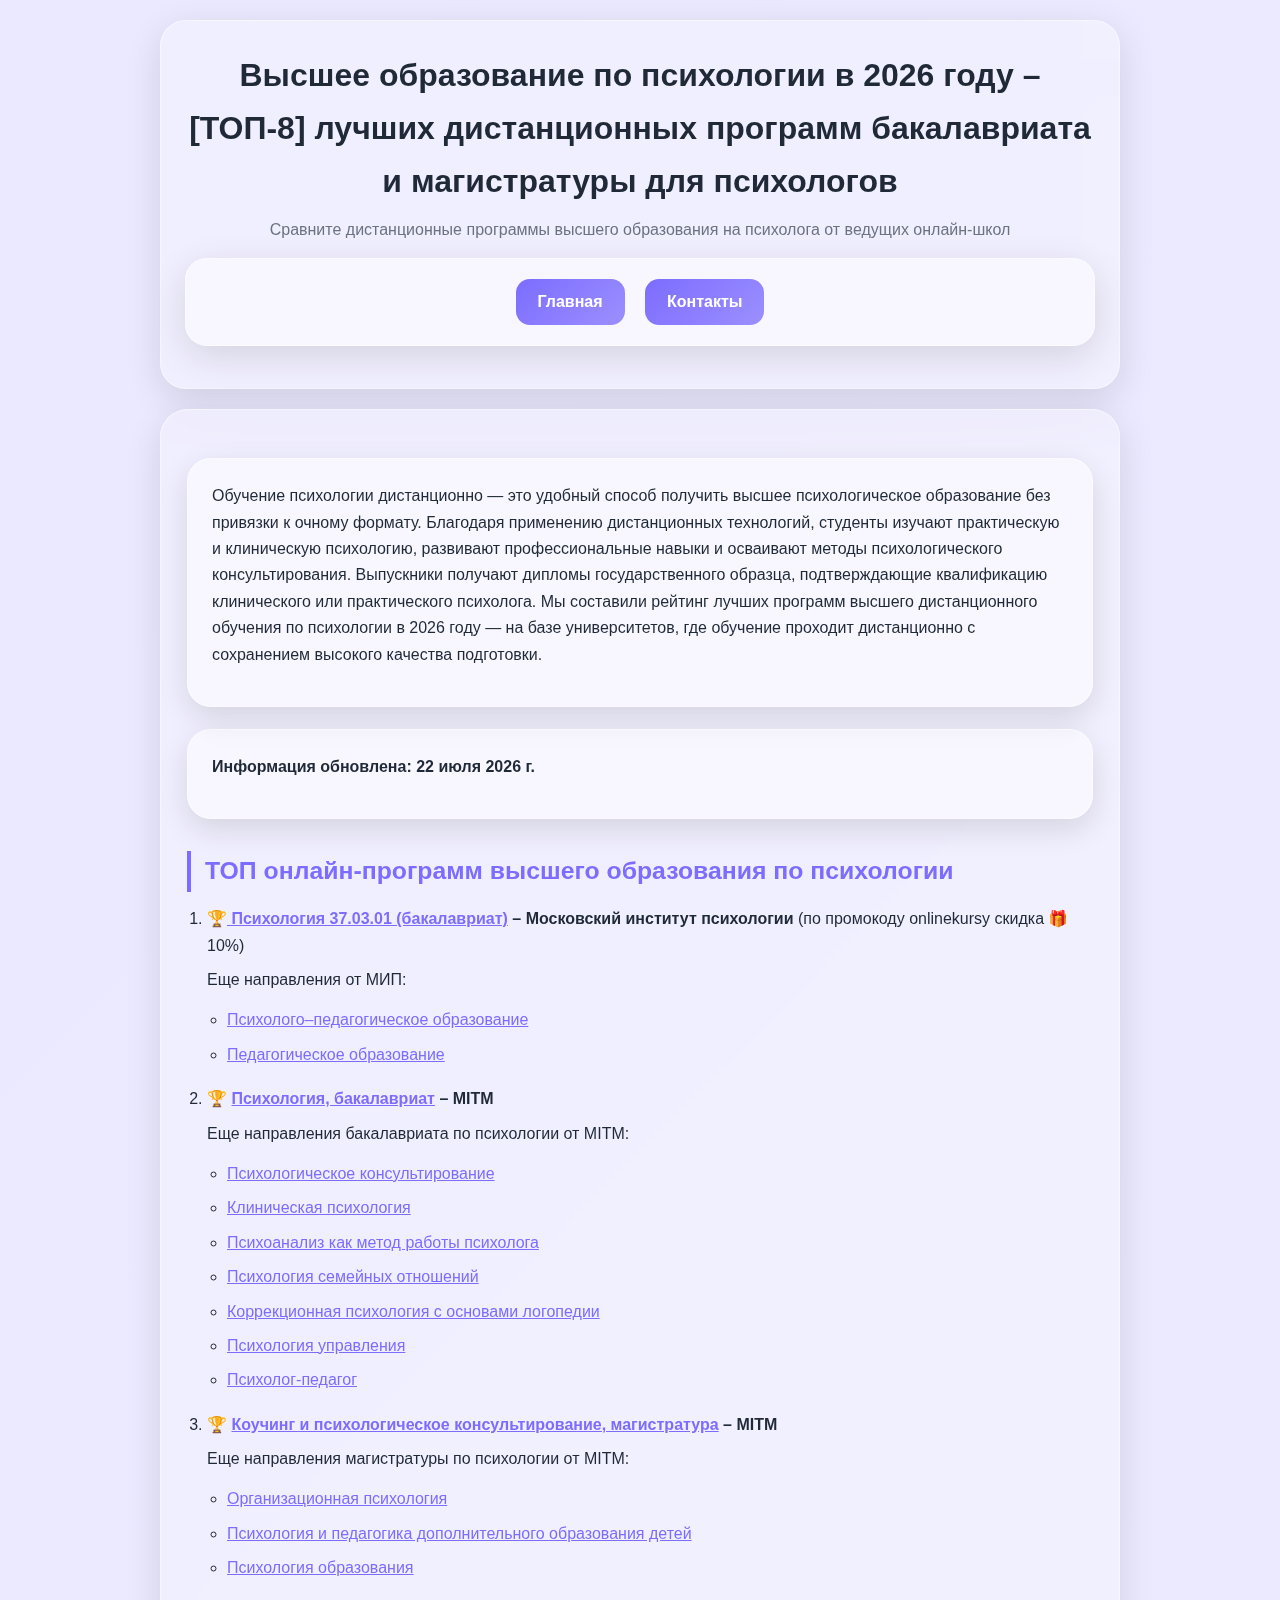
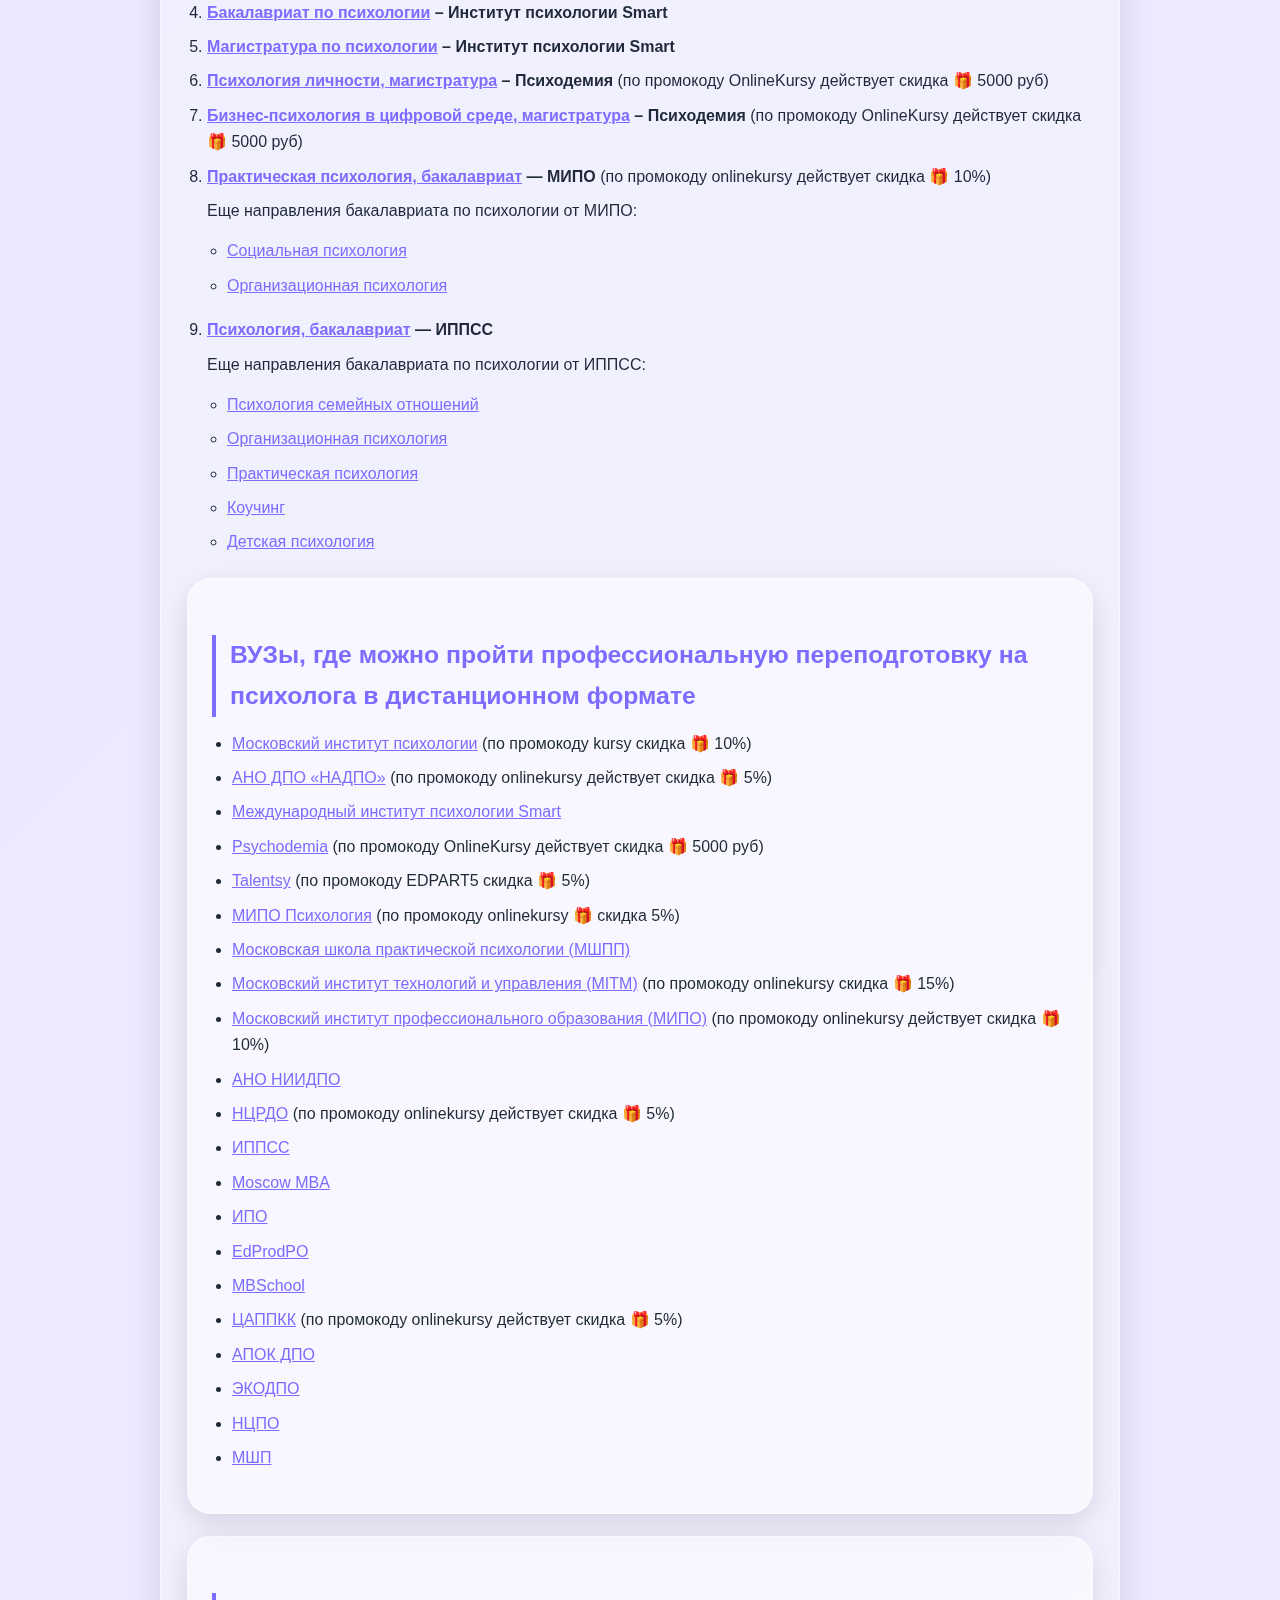
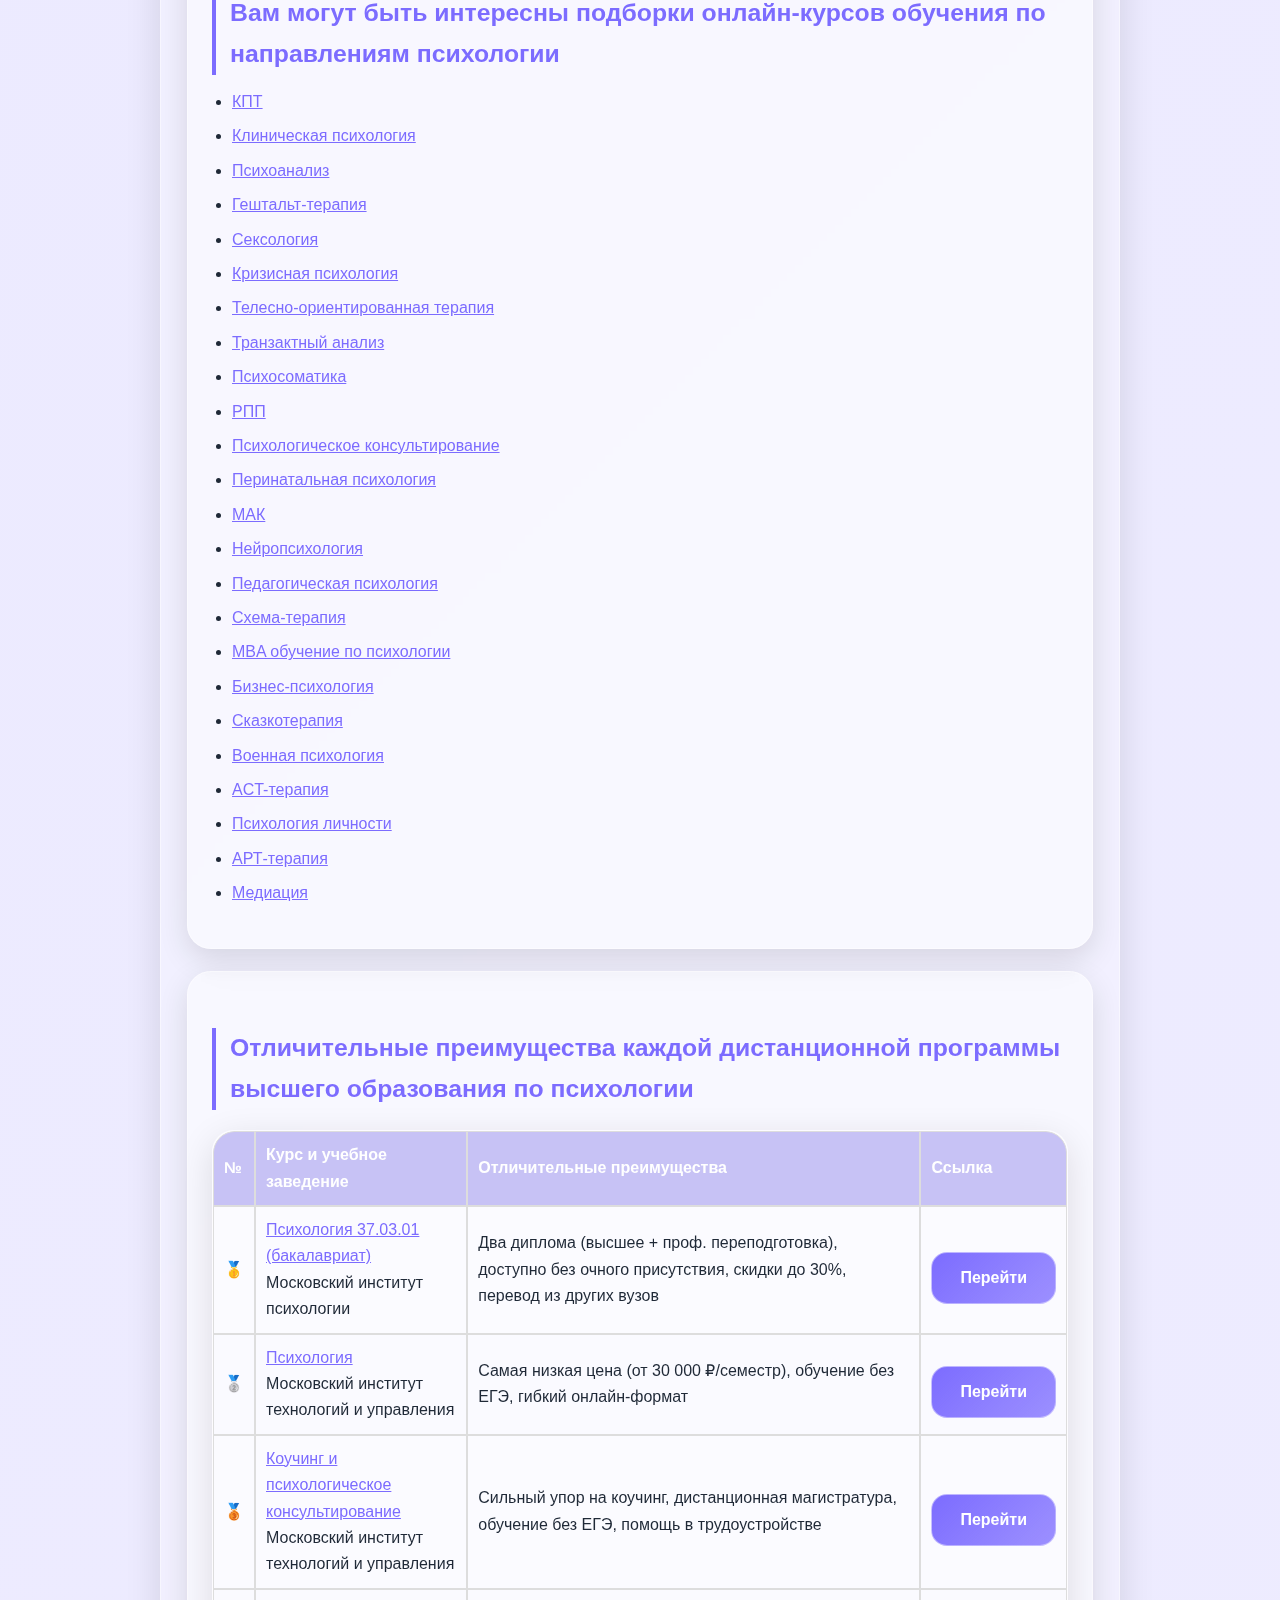
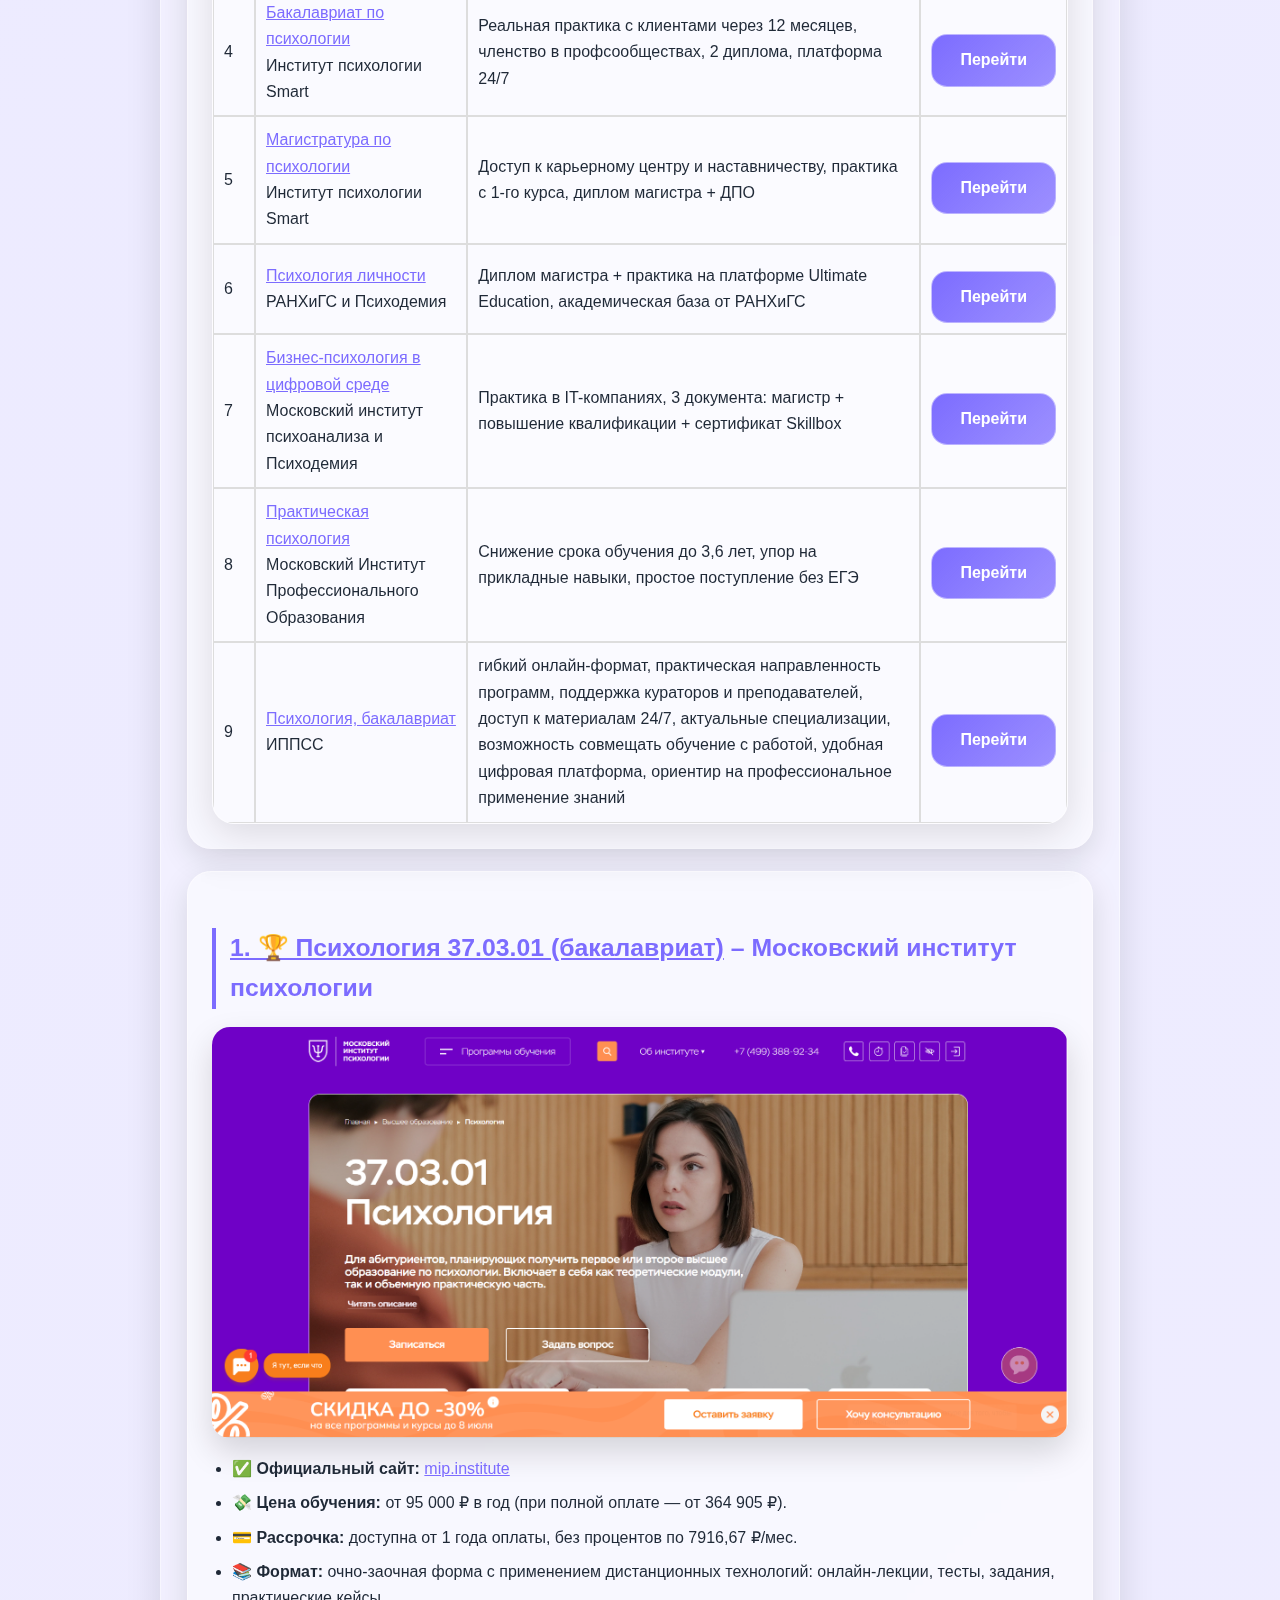
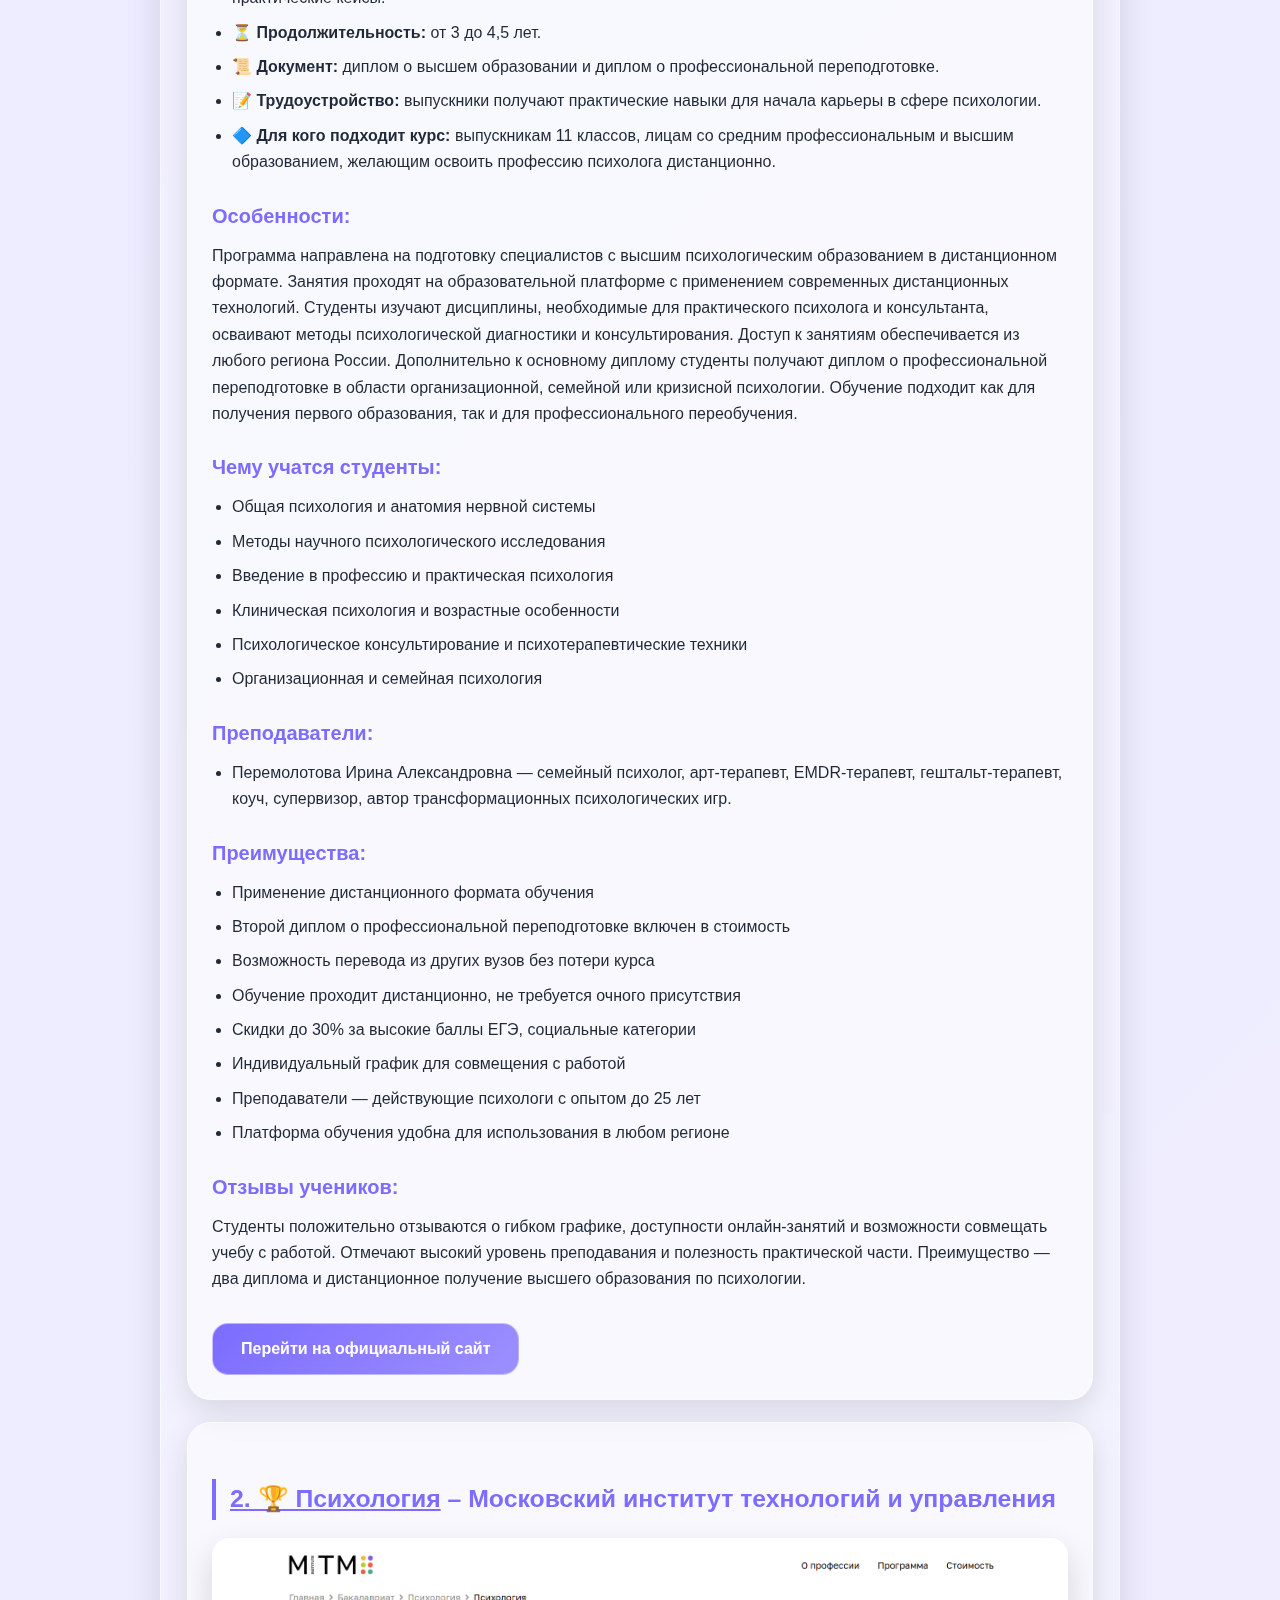
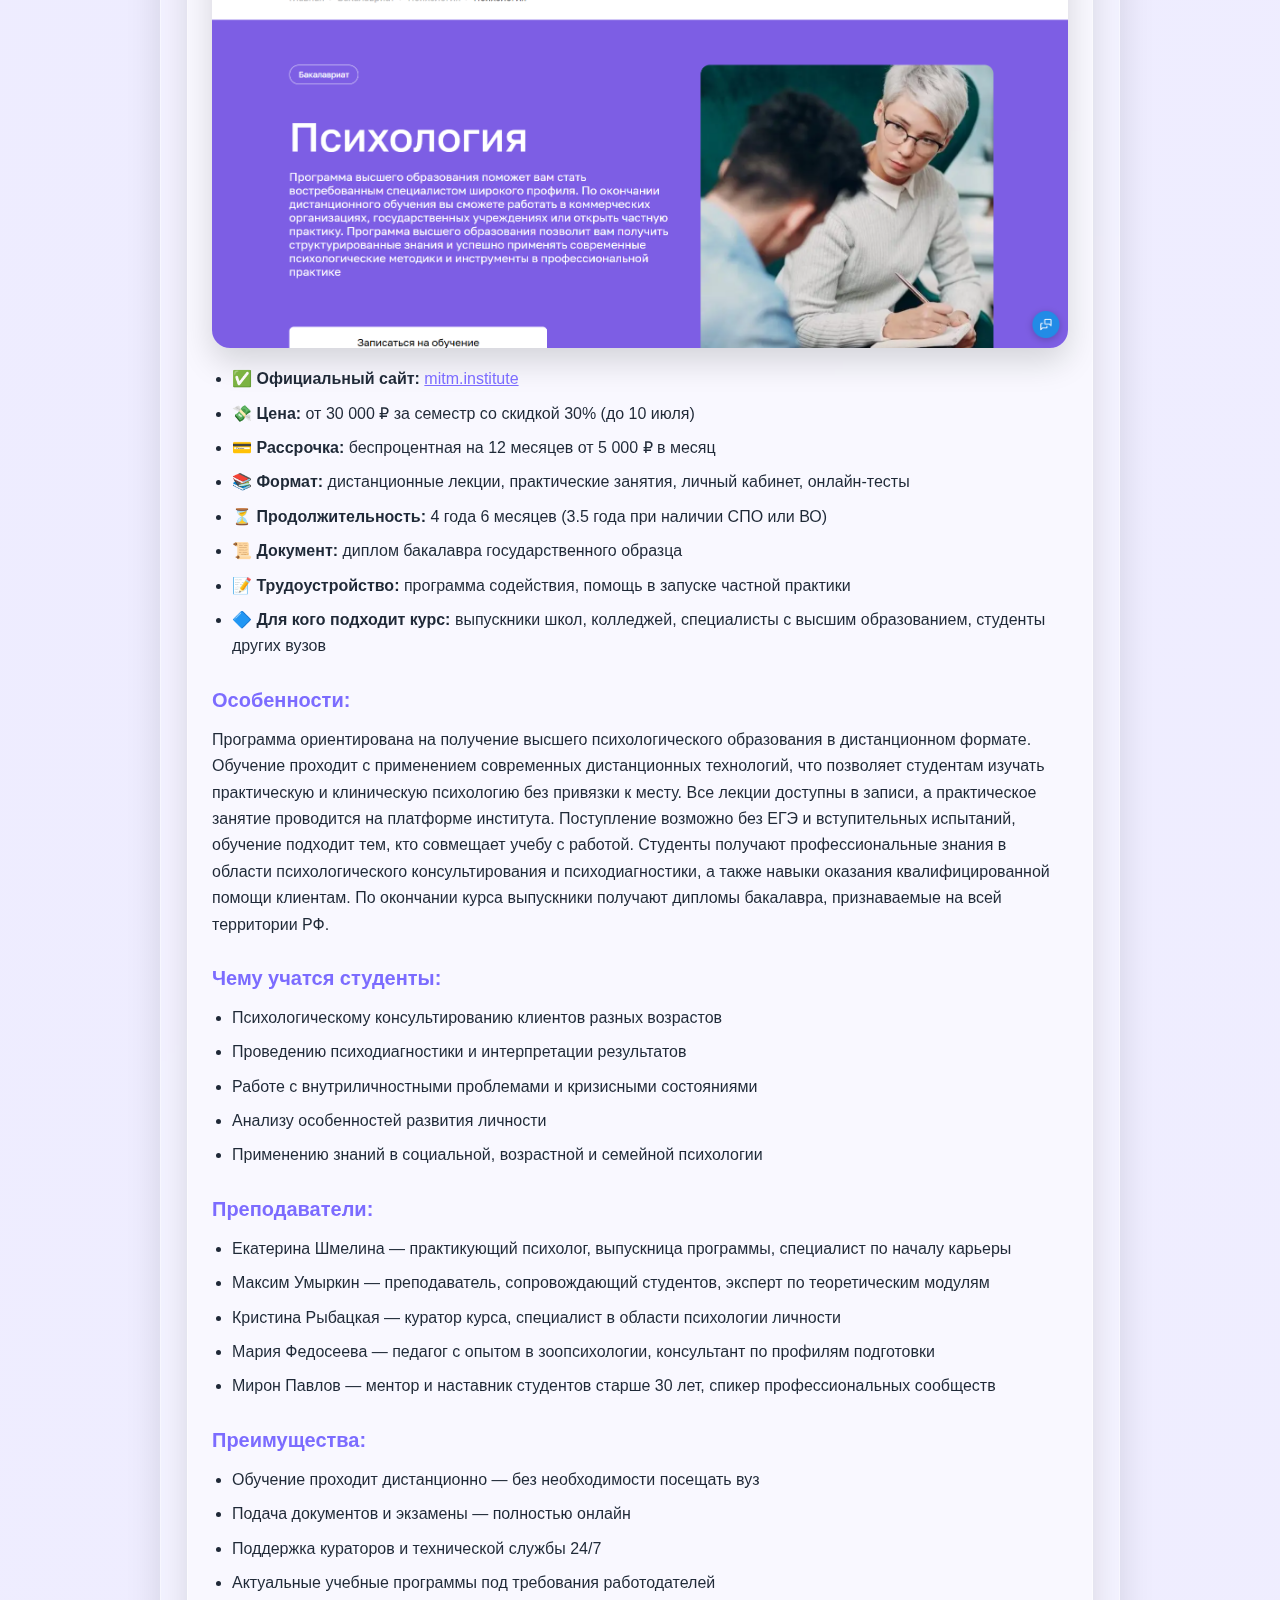
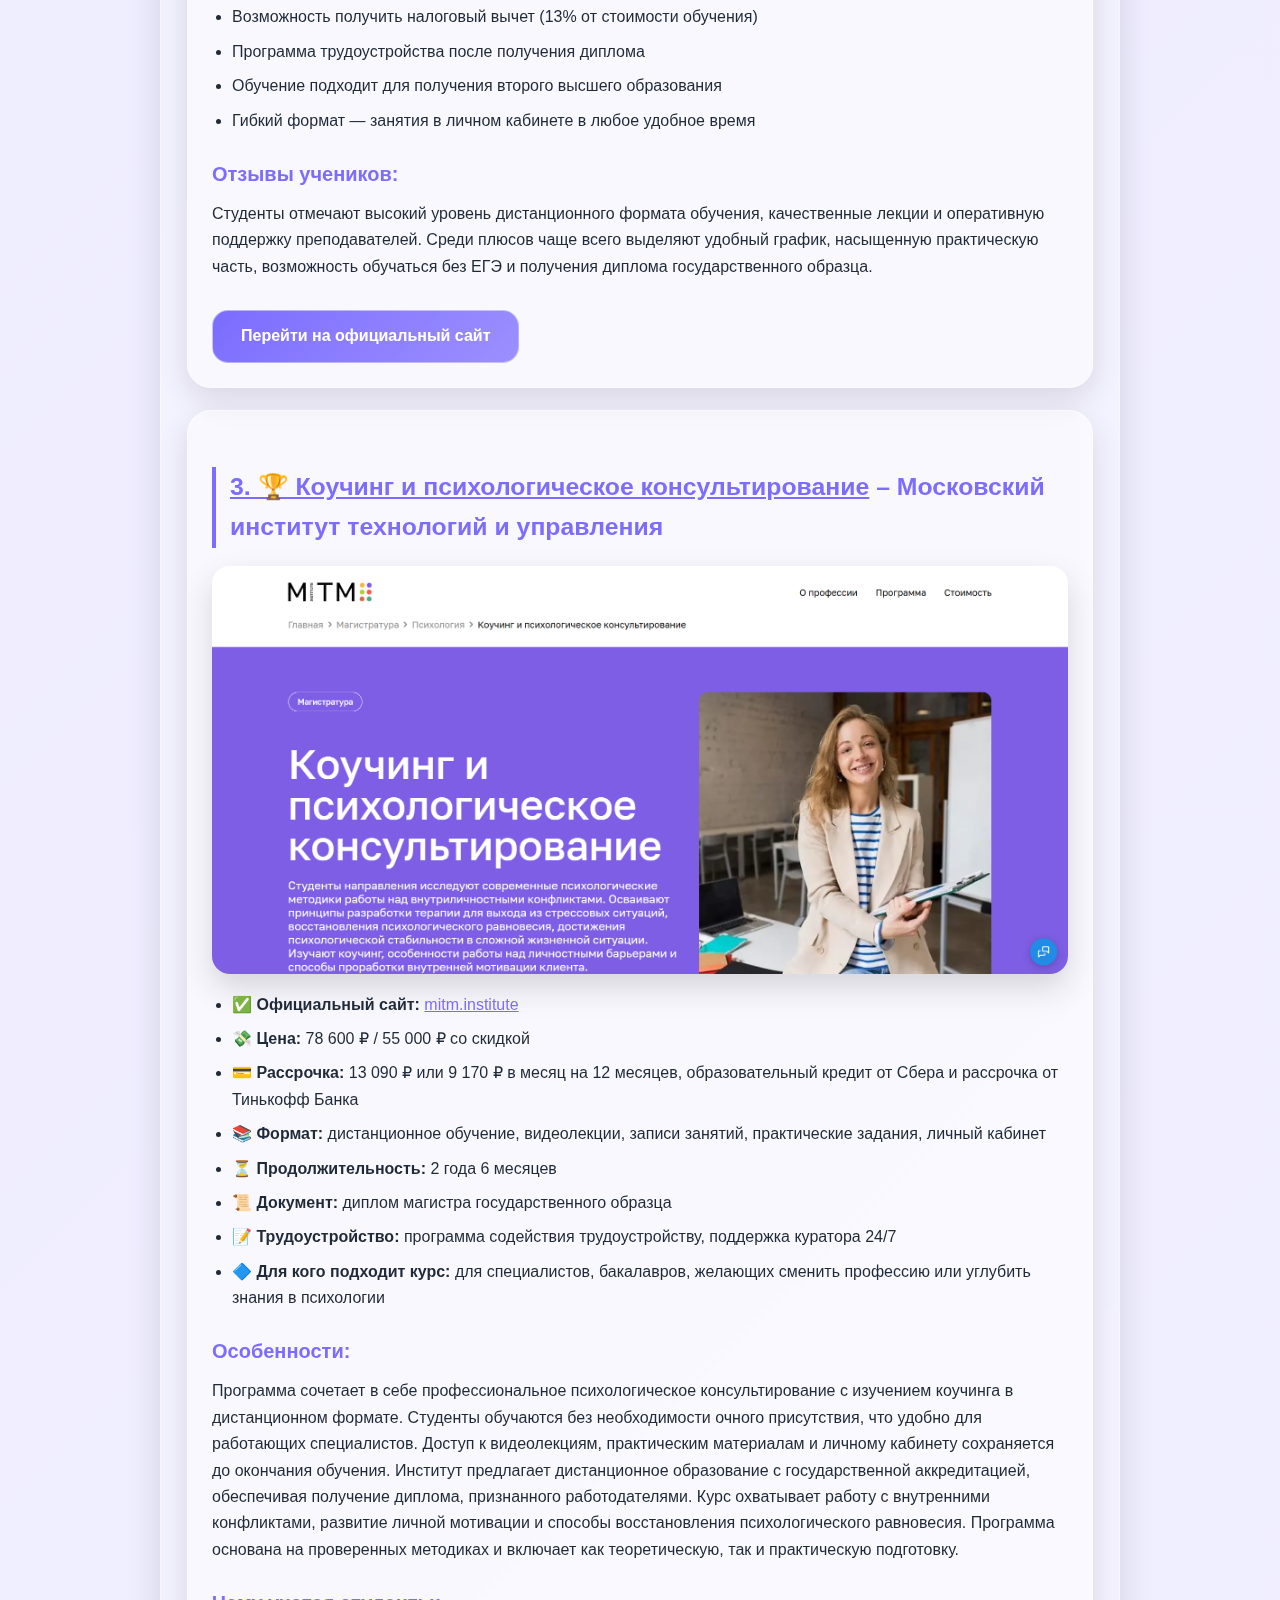
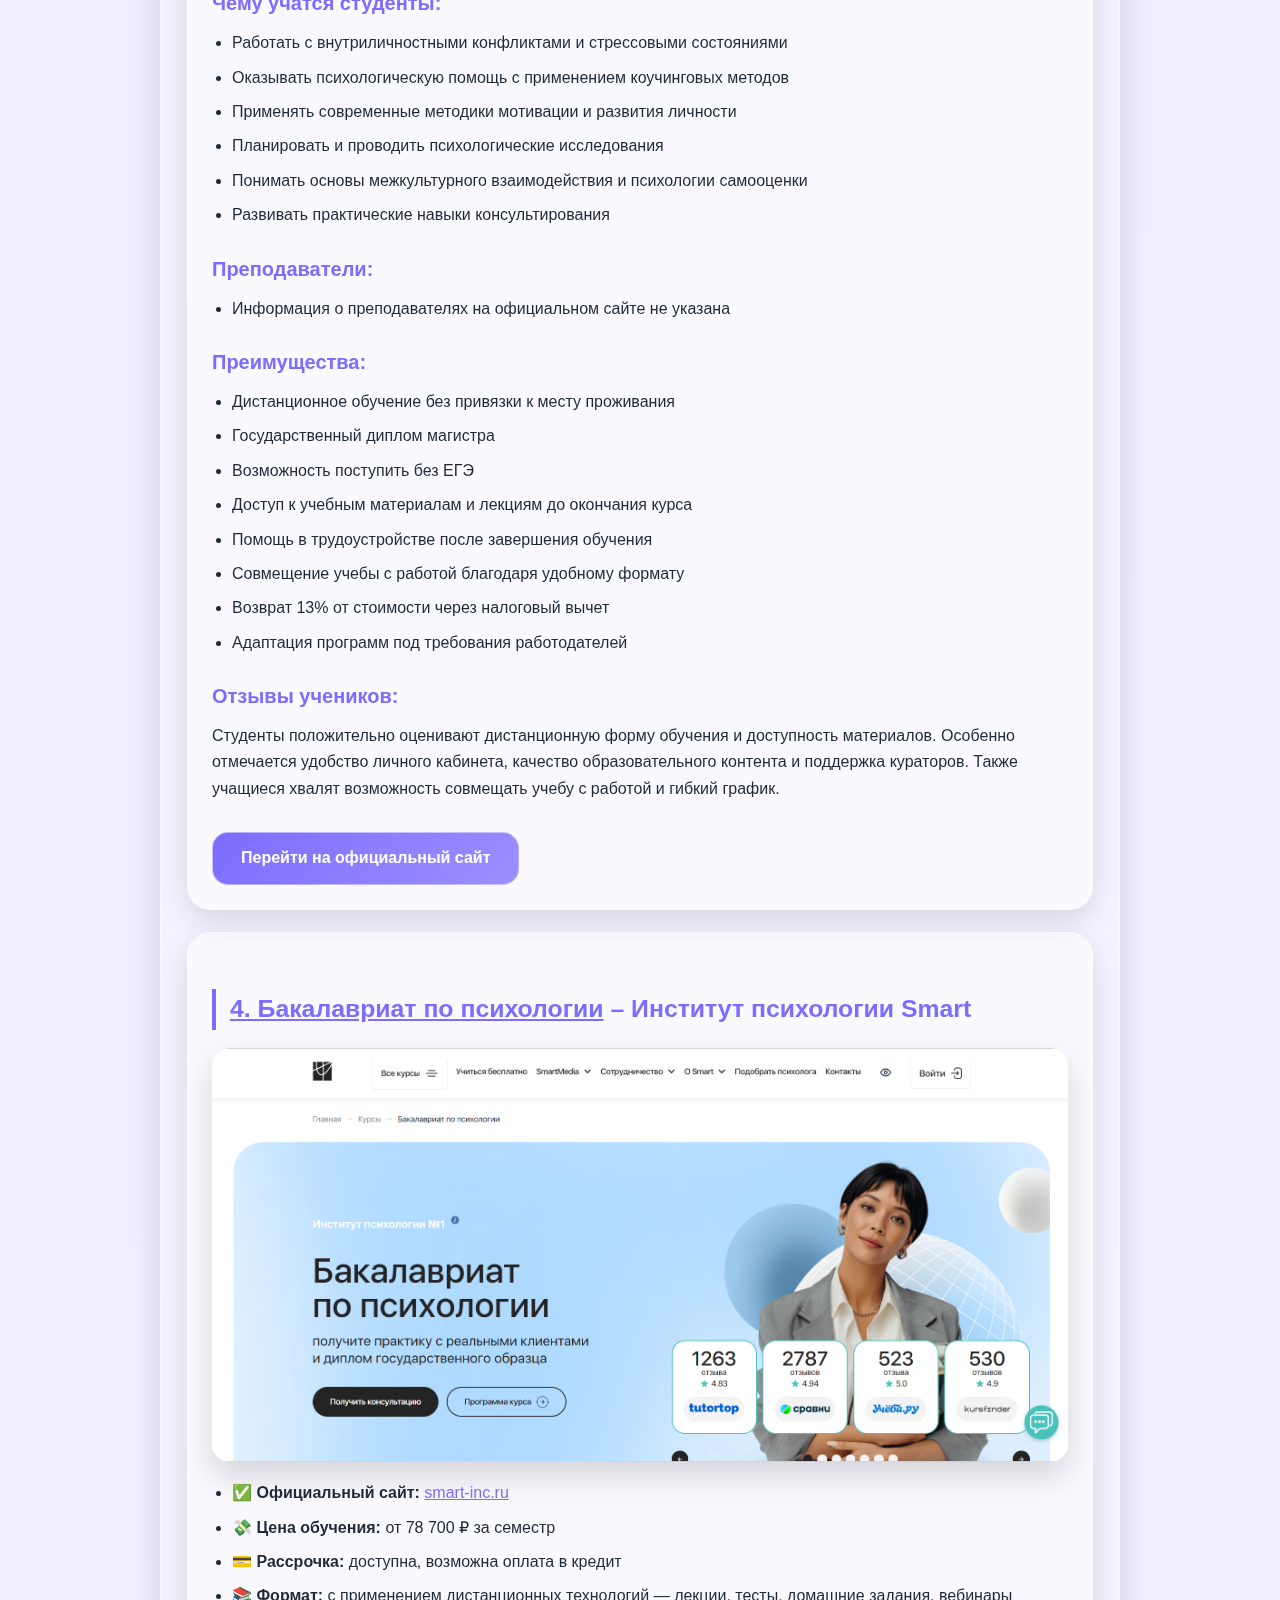
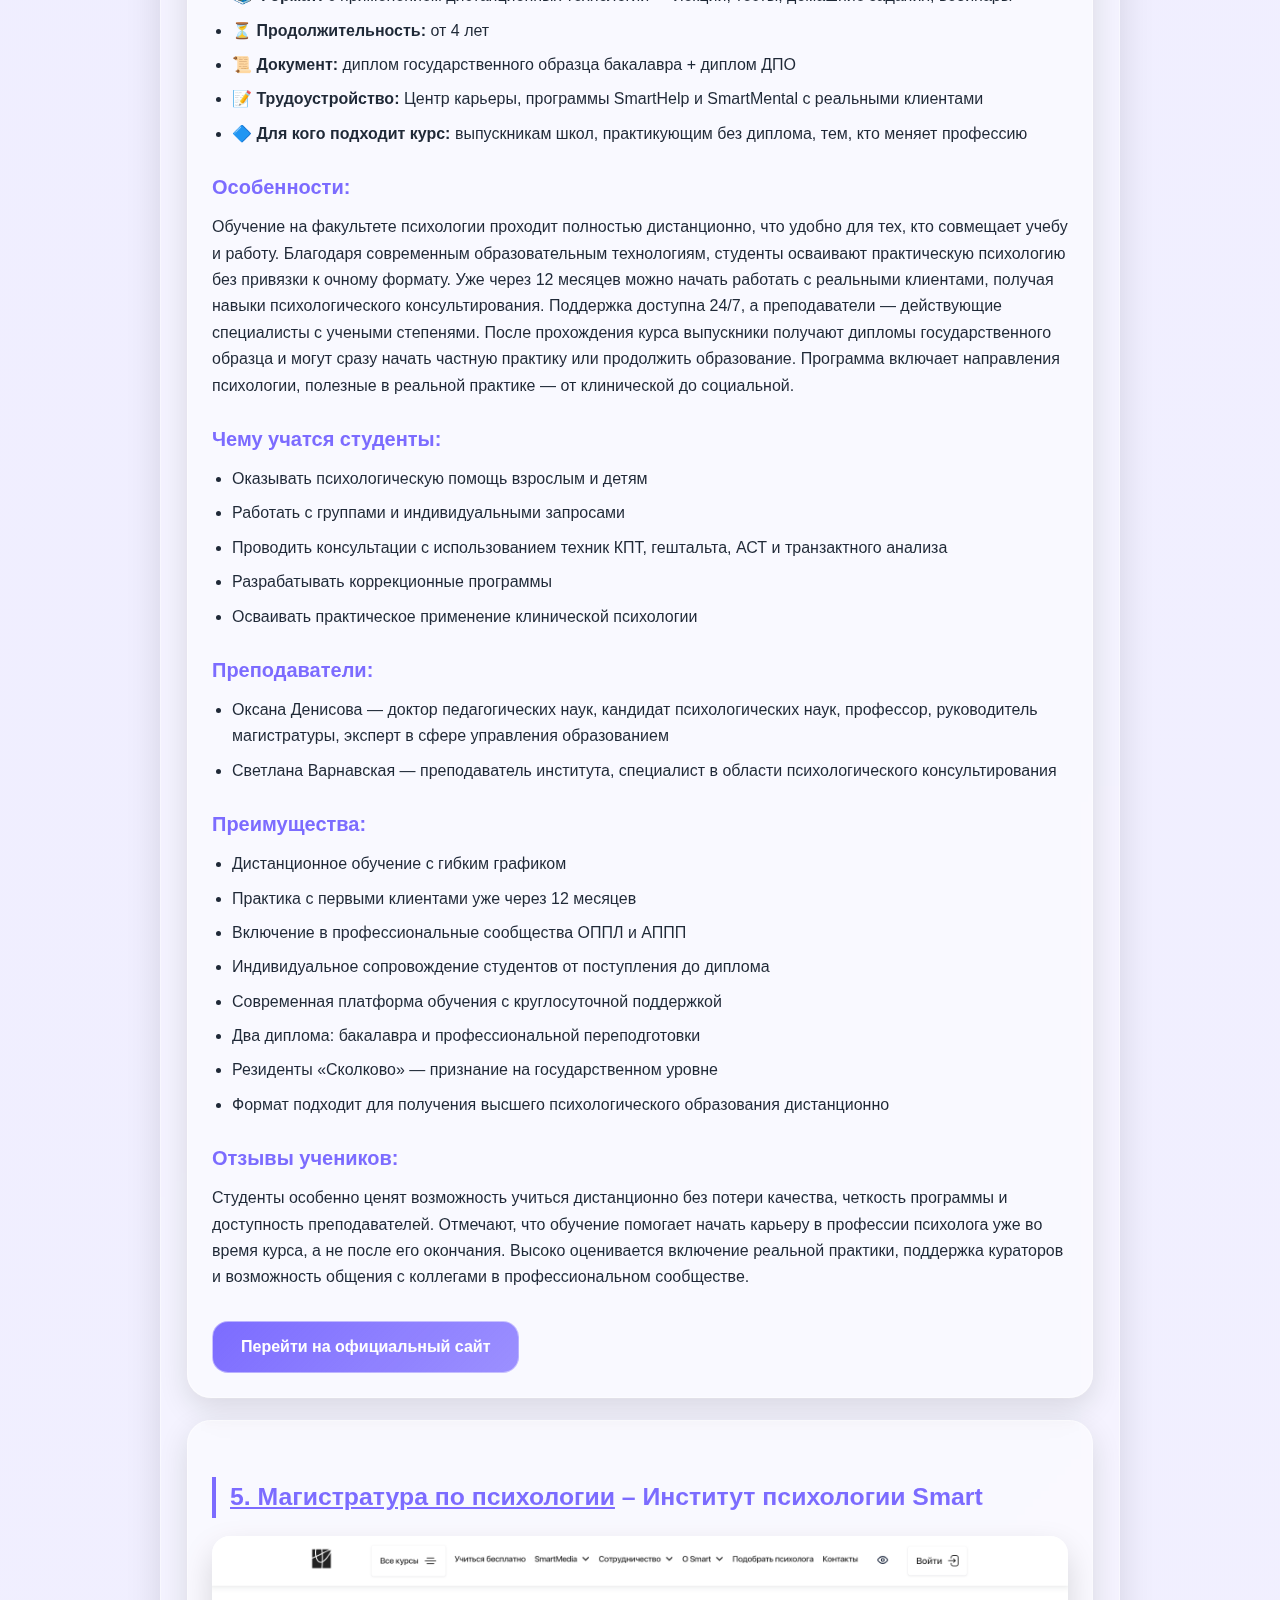
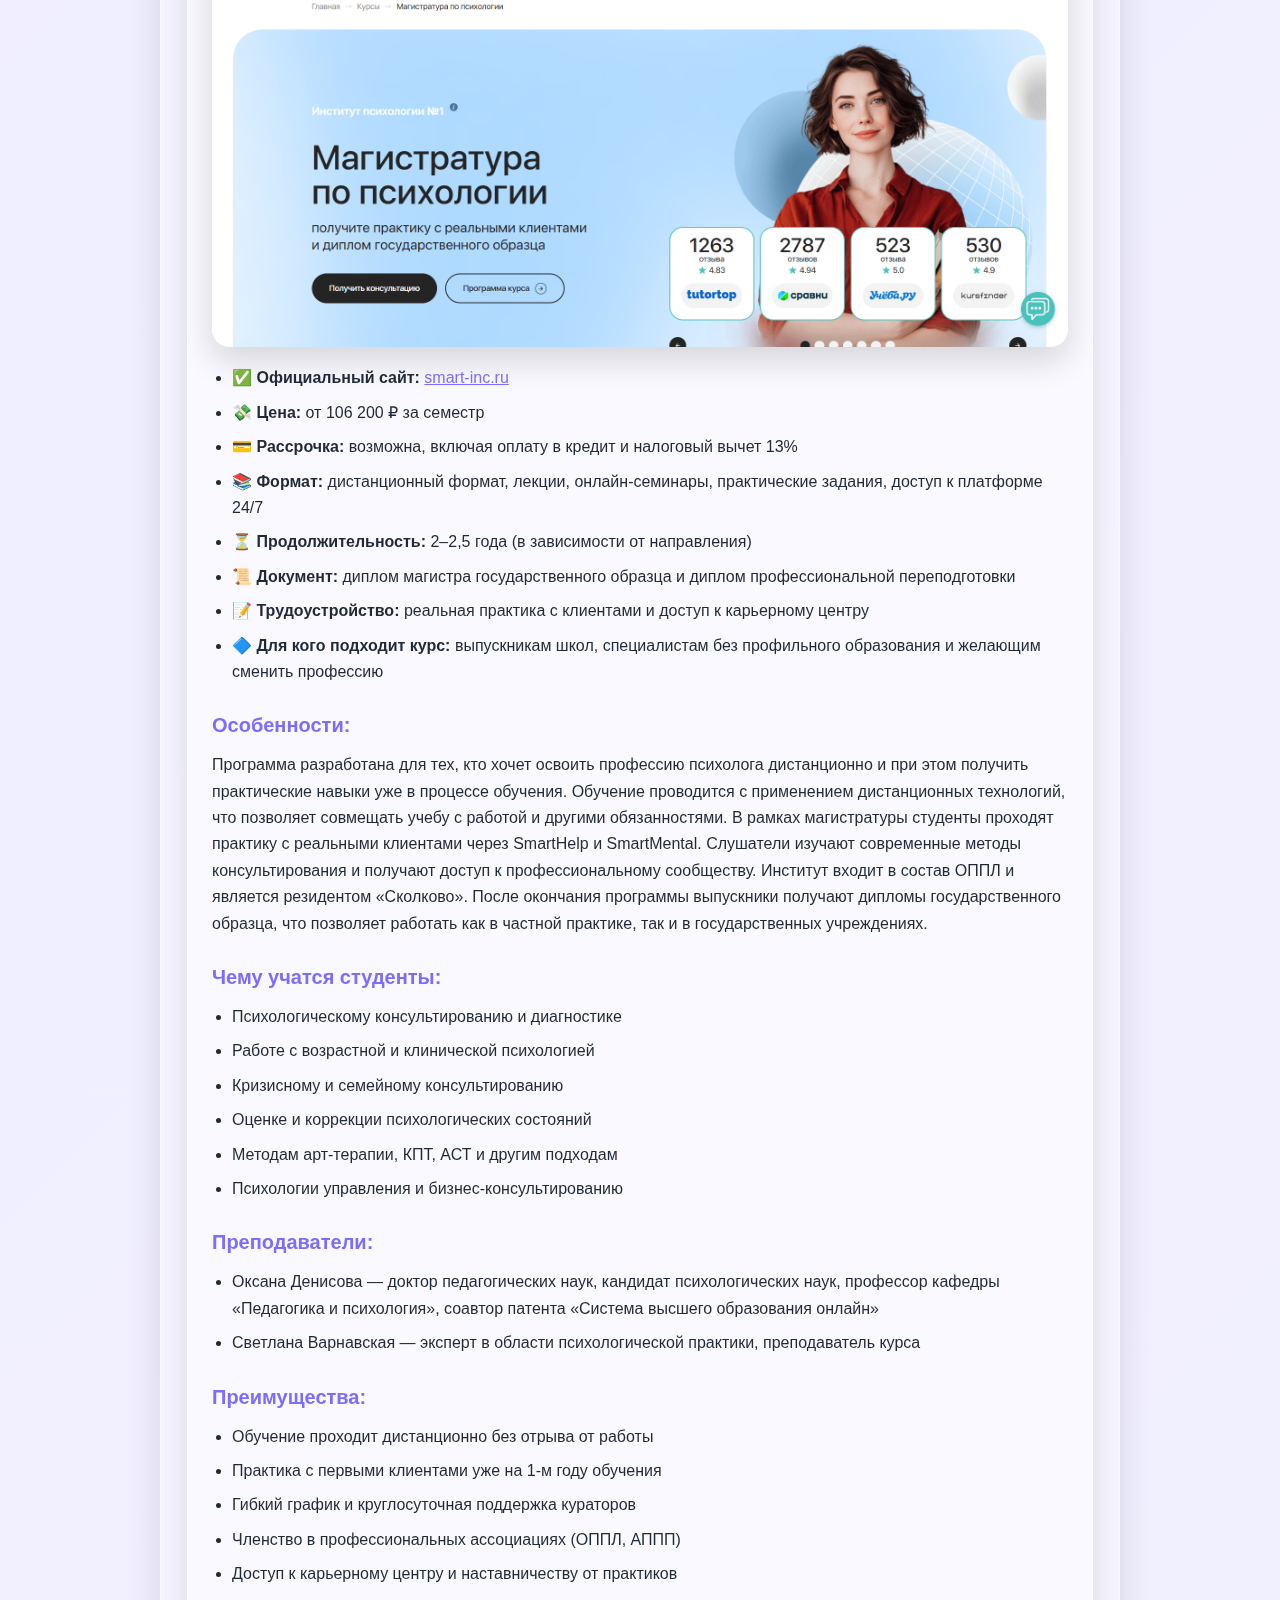
<file: index.html>
<!DOCTYPE html>
<html lang="ru">
<head>
    <meta charset="UTF-8">
    <meta name="viewport" content="width=device-width, initial-scale=1.0">
    <title>Высшее дистанционное образование по психологии [ТОП-8, 2026 год], лучшие онлайн-программы обучения на психолога: бакалавриат, магистратура и переподготовка</title>
    <meta name="description" content="Рейтинг самых популярных онлайн программ высшего образования на психолога, обучение психологии: бакалавриат, магистратура и профессиональная переподготовка для психологов в Москве и регионах РФ в 2026 году: регулярно обновляется > реальные отзывы студентов" />

    <meta property="og:title" content="Высшее дистанционное образование по психологии [ТОП-8, 2026 год], лучшие онлайн-программы обучения на психолога: бакалавриат, магистратура и переподготовка">
    <meta property="og:description" content="Рейтинг самых популярных онлайн программ высшего образования на психолога, обучение психологии: бакалавриат, магистратура и профессиональная переподготовка для психологов в Москве и регионах РФ в 2026 году: регулярно обновляется > реальные отзывы студентов">
    <meta property="og:image" content="1.jpg">
    <meta property="og:url" content="https://vysshee-obrazovanie-psihologiya.vercel.app/">

    <link rel="icon" type="image/png" href="favicon.png">

    <link rel="stylesheet" href="styles.css">
<meta name="yandex-verification" content="9906af03542d29fb" />

   



    
    <script>
document.addEventListener("DOMContentLoaded", function () {
    // Получаем все ссылки на странице
    let links = document.querySelectorAll("a[href]");

    links.forEach(function (link) {
        // Проверяем, является ли ссылка внешней
        if (link.hostname !== window.location.hostname) {
            link.setAttribute("target", "_blank");
            link.setAttribute("rel", "noopener noreferrer");
            link.classList.add("external-link"); // Добавляем класс для стилей
        }
    });
});
</script>
</head>
<body>

    <header>
        <h1>Высшее образование по психологии в 2026 году – [ТОП-8] лучших дистанционных программ бакалавриата и магистратуры для психологов</h1>
<p>Сравните дистанционные программы высшего образования на психолога от ведущих онлайн-школ</p>
  

        <nav>
            <a href="/">Главная</a>
            <a href="#footer">Контакты</a>
        </nav>
          </header>


    <main>


        <div class="course">
        <p>Обучение психологии дистанционно — это удобный способ получить высшее психологическое образование без привязки к очному формату. Благодаря применению дистанционных технологий, студенты изучают практическую и клиническую психологию, развивают профессиональные навыки и осваивают методы психологического консультирования. Выпускники получают дипломы государственного образца, подтверждающие квалификацию клинического или практического психолога. Мы составили рейтинг лучших программ высшего дистанционного обучения по психологии в 2026 году — на базе университетов, где обучение проходит дистанционно с сохранением высокого качества подготовки.</p>
        </div>

         <div class="course">
         <b><p class="update-date">Информация обновлена: <span id="update-date"></span></p></b>
         </div>

        <h2>ТОП онлайн-программ высшего образования по психологии</h2>



<ol>
<li><strong>🏆<a href="https://go.avred.online/e0f1782f9ee7bf30?erid=2VfnxvoNy3e&m=1"> Психология 37.03.01 (бакалавриат)</a> – Московский институт психологии</strong> (по промокоду onlinekursy скидка 🎁 10%)</li>

   <p>Еще направления от МИП:</p>
<ul>
<li><a href="https://go.avred.online/057f8c9cdcf3a6d0?erid=2VfnxvN5tVn&m=1">Психолого–педагогическое образование</a></li>
<li><a href="https://go.avred.online/4cff3d9f3f8113f0?erid=2VfnxvN5tVn&m=1">Педагогическое образование</a></li>
</ul> 
   <li><strong>🏆 <a href="https://view.edpstep.com/click?o=25&a=509&sub_id1=vercel-vyshee-psy-1&deep_link=https://mitm.institute/psihologiya-1--bakalavriat">Психология, бакалавриат</a> – MITM</strong></li>
   <p>Еще направления бакалавриата по психологии от MITM:</p>
<ul>
<li><a href="https://view.edpstep.com/click?o=25&a=509&sub_id1=vercel-psy-bac-1&deep_link=https://mitm.institute/psihologicheskoe-konsultirovanie-1--bakalavriat">Психологическое консультирование</a></li>
<li><a href="https://view.edpstep.com/click?o=25&a=509&sub_id1=vercel-psy-bac-2&deep_link=https://mitm.institute/klinicheskaya-psihologiya-1--bakalavriat">Клиническая психология</a></li>
<li><a href="https://view.edpstep.com/click?o=25&a=509&sub_id1=vercel-psy-bac-3&deep_link=https://mitm.institute/psihoanaliz--bakalavriat">Психоанализ как метод работы психолога</a></li>
<li><a href="https://view.edpstep.com/click?o=25&a=509&sub_id1=vercel-psy-bac-4&deep_link=https://mitm.institute/psihologiya-semejnyh-otnoshenij--bakalavriat">Психология семейных отношений</a></li>
<li><a href="https://view.edpstep.com/click?o=25&a=509&sub_id1=vercel-psy-bac-5&deep_link=https://mitm.institute/korrekczionnaya-psihologiya-s-osnovami-logopedii--bakalavriat">Коррекционная психология с основами логопедии</a></li>
<li><a href="https://view.edpstep.com/click?o=25&a=509&sub_id1=vercel-psy-bac-6&deep_link=https://mitm.institute/psihologiya-upravleniya--bakalavriat">Психология управления</a></li>
<li><a href="https://view.edpstep.com/click?o=25&a=509&sub_id1=vercel-psy-bac-7&deep_link=https://mitm.institute/psiholog-pedagog-1--bakalavriat">Психолог-педагог</a></li>
</ul>
    
    
    <li><strong>🏆 <a href="https://view.edpstep.com/click?o=25&a=509&sub_id1=vercel-vyshee-psy-2&deep_link=https://mitm.institute/kouching-i-psihologicheskoe-konsultirovanie--magistratura">Коучинг и психологическое консультирование, магистратура</a> – MITM</strong></li>   
   <p>Еще направления магистратуры по психологии от MITM:</p>
<ul>
<li><a href="https://view.edpstep.com/click?o=25&a=509&sub_id1=vercel-psy-mag-1&deep_link=https://mitm.institute/organizaczionnaya-psihologiya-1--magistratura">Организационная психология</a></li>
<li><a href="https://view.edpstep.com/click?o=25&a=509&sub_id1=vercel-psy-mag-2&deep_link=https://mitm.institute/psihologiya-i-pedagogika-dopolnitelnogo-obrazovaniya-detej--magistratura">Психология и педагогика дополнительного образования детей</a></li>
<li><a href="https://view.edpstep.com/click?o=25&a=509&sub_id1=vercel-psy-mag-3&deep_link=https://mitm.institute/psihologiya-obrazovaniya--magistratura">Психология образования</a></li>
</ul>
    
  <li><strong><a href="https://smart-inc.ru/bachelors-degree?gcao=34147&gcpc=f1c52"> Бакалавриат по психологии</a> – Институт психологии Smart</strong></li>
  <li><strong><a href="https://smart-inc.ru/masters-degree?gcao=19850&gcpc=f1c52"> Магистратура по психологии</a> – Институт психологии Smart</strong></li>
  <li><strong><a href="https://go.avred.online/a1cc5c8910618840?erid=LdtCKVRoV&m=1">Психология личности, магистратура</a> – Психодемия</strong> (по промокоду OnlineKursy действует скидка 🎁 5000 руб)</li>
  <li><strong><a href="https://go.avred.online/458336466dbc7db0?erid=LdtCKVRoV&m=1">Бизнес-психология в цифровой среде, магистратура</a> – Психодемия</strong> (по промокоду OnlineKursy действует скидка 🎁 5000 руб)</li>
  <li><strong><a href="https://view.edpstep.com/click?o=33&a=509&sub_id1=vercel-vyshee-psy&deep_link=https://mipo.msk.ru/highereducation/psihologiya/prakticheskaya-psihologiya">Практическая психология, бакалавриат</a> &mdash; МИПО</strong> (по промокоду onlinekursy действует скидка 🎁 10%)</li>

  <p>Еще направления бакалавриата по психологии от МИПО:</p>  
<ul>
<li><a href="https://view.edpstep.com/click?o=33&a=509&sub_id1=vercel-vysh-psy-bac-1&deep_link=https://mipo.msk.ru/highereducation/baccalaureate/soczialnaya-psihologiya">Социальная психология</a></li>
<li><a href="https://view.edpstep.com/click?o=33&a=509&sub_id1=vercel-vysh-psy-bac-2&deep_link=https://mipo.msk.ru/highereducation/baccalaureate/organizaczionnaya-psihologiya-1">Организационная психология</a></li>
</ul>
    
<li><strong><a href="https://go.avred.online/60a1dc9e1423da90?erid=LdtCJzqc8&m=1">Психология, бакалавриат</a> &mdash; ИППСС</strong> </li>
<p>Еще направления бакалавриата по психологии от ИППСС:</p>  
<ul>
<li><a href="https://go.avred.online/fed28da2c4fc7cd0?erid=LdtCJzqc8&m=1">Психология семейных отношений</a></li>
<li><a href="https://go.avred.online/cca221a6fc43ebc0?erid=LdtCJzqc8&m=1">Организационная психология</a></li>
<li><a href="https://go.avred.online/8d80d451ce20a500?erid=LdtCJzqc8&m=1">Практическая психология</a></li>
<li><a href="https://go.avred.online/5a1cfb9889802d50?erid=LdtCJzqc8&m=1">Коучинг</a></li>
<li><a href="https://go.avred.online/33c2da1ea41d0aa0?erid=LdtCJzqc8&m=1">Детская психология</a></li>   
</ul>
</ol>


 <div class="course">
      <h2>ВУЗы, где можно пройти профессиональную переподготовку на психолога в дистанционном формате </h2>
        <ul>
  <li><a href="https://click.goleadcpa.ru/click?o=22&a=5&sub_id1=verscel-vyshee-psy-perep&deep_link=https://mip.institute/professions">Московский институт психологии</a> (по промокоду kursy скидка 🎁 10%)</li>
  <li><a href="https://go.avred.online/7a47fb42d7e3d770?erid=LdtCK2DsV&m=1">АНО ДПО «НАДПО»</a> (по промокоду onlinekursy действует скидка 🎁 5%)</li>
  <li><a href="https://smart-inc.ru?gcao=35939&gcpc=f1c52">Международный институт психологии Smart</a></li>
  <li><a href="https://go.avred.online/893eb0ffa6b98530?erid=LdtCKVRoV&m=1">Psychodemia</a> (по промокоду OnlineKursy действует скидка 🎁 5000 руб)</li>
  <li><a href="https://go.avred.online/7bce46ff8f7a2500?erid=LdtCKEyiP&m=1">Talentsy</a> (по промокоду EDPART5 скидка 🎁 5%)</li>
  <li><a href="https://view.edpstep.com/click?o=79&a=509&sub_id1=vercel-vyshee-psy-perep&deep_link=https://mipoin.ru/">МИПО Психология</a> (по промокоду onlinekursy 🎁 скидка 5%)</li>
  <li><a href="https://view.edpstep.com/click?o=50&a=509&sub_id1=vercel-vyshee-psy-perep&deep_link=https://mspp.online/">Московская школа практической психологии (МШПП)</a></li>
  <li><a href="https://leadmagnet.scaletrk.com/click?o=19&a=5&sub_id1=vercel-vyshee-psy-perep&deep_link=https://mitm.institute/programmy--fakultet--psihologiya">Московский институт технологий и управления (MITM)</a> (по промокоду onlinekursy скидка 🎁 15%)</li>
  <li><a href="https://view.edpstep.com/click?o=33&a=509&sub_id1=vercel-vyshee-psy-perep&deep_link=https://mipo.msk.ru/programs/Psychology">Московский институт профессионального образования (МИПО)</a> (по промокоду onlinekursy действует скидка 🎁 10%)</li>
  <li><a href="https://go.avred.online/bbda824ef58de730?erid=LdtCKE5Jt&m=1">АНО НИИДПО</a></li>
  <li><a href="https://go.avred.online/cee2b081dba04060?erid=LdtCKhDjq&m=1">НЦРДО</a> (по промокоду onlinekursy действует скидка 🎁 5%)</li>
  <li><a href="https://go.avred.online/85f2ec007a64ca40?erid=LdtCJzqc8&m=1">ИППСС</a></li>
  <li><a href="https://click.goleadcpa.ru/click?o=14&a=5&sub_id1=vercel-vyshee-psy-perep&deep_link=https://moscow.mba/programs/mba/online/business-psychology">Moscow MBA</a></li>
  <li><a href="https://view.edpstep.com/click?o=9&a=509&sub_id1=vercel-vyshee-psy-perep&deep_link=https://ipo.msk.ru/professionalnaja-perepodgotovka/psihologija/">ИПО</a></li>
  <li><a href="https://leadmagnet.scaletrk.com/click?o=7&a=5&sub_id1=vercel-vyshee-psy-perep&deep_link=https://edprodpo.com/">EdProdPO</a></li>
  <li><a href="https://view.edpstep.com/click?o=39&a=509&sub_id1=vercel-vyshee-psy-perep&deep_link=https://mbschool.ru/seminars/filter/themes-is-psikhologiya-kommunikacii/apply/">MBSchool</a></li>
  <li><a href="https://go.avred.online/d6edc771e72dc9e0?erid=2VfnxxntFWG&m=1">ЦАППКК</a> (по промокоду onlinekursy действует скидка 🎁 5%)</li>
  <li><a href="https://go.avred.online/4f796f51e72ab180?erid=2VfnxwfZnUp&m=1">АПОК ДПО</a></li>
  <li><a href="https://go.avred.online/cf0dba18b0e3f210?erid=2VfnxvRBqpk&m=1">ЭКОДПО</a></li>
  <li><a href="https://view.edpstep.com/click?o=97&a=509&sub_id1=vercel-vyshee-psy-perep&deep_link=https://ncpo.ru/profperepodgotovka/psihologiya-pp/">НЦПО</a></li>
  <li><a href="https://go.avred.online/490b44faffe80ba0?erid=LdtCKaTsd&m=1">МШП</a></li>
</ul>
</div>

<div class="course">
      <h2>Вам могут быть интересны подборки онлайн-курсов обучения по направлениям психологии</h2>
        <ul>

  <li><a href="https://luchshie-kursy-kpt.vercel.app/">КПТ</a></li>
  <li><a href="https://klinicheskiy-psiholog-obuchenie.vercel.app/">Клиническая психология</a></li>  
  <li><a href="https://psihoanaliz-obuchenie.vercel.app/">Психоанализ</a></li>        
  <li><a href="https://geshtalt-terapiya-obuchenie.vercel.app/">Гештальт-терапия</a></li>
  <li><a href="https://seksologiya-obuchenie.vercel.app/">Сексология</a></li>
  <li><a href="https://krizisnyj-psiholog-obuchenie.vercel.app/">Кризисная психология</a></li>
  <li><a href="https://telesno-orientirovannaya-terapiya.vercel.app/">Телесно-ориентированная терапия</a></li>
  <li><a href="https://tranzaktnyj-analiz-obuchenie.vercel.app/">Транзактный анализ</a></li>
  <li><a href="https://psihosomatika-obuchenie.vercel.app/">Психосоматика</a></li>
  <li><a href="https://rpp-obuchenie.vercel.app/">РПП</li>
  <li><a href="https://psiholog-konsultant-obuchenie.vercel.app/">Психологическое консультирование</a></li>
  <li><a href="https://perinatalnaya-psihologiya-obuchenie.vercel.app/">Перинатальная психология</a></li>
  <li><a href="https://mak-obuchenie.vercel.app/">МАК</a></li>
  <li><a href="https://nejropsiholog-obuchenie-gold.vercel.app/">Нейропсихология</a></li>
  <li><a href="https://pedagog-psiholog-obuchenie.vercel.app/">Педагогическая психология</a></li>
  <li><a href="https://skhema-terapiya-obuchenie.vercel.app/">Схема-терапия</a></li>
  <li><a href="https://mba-psihologiya.vercel.app/">MBA обучение по психологии</a></li>
  <li><a href="https://biznes-psihologiya-obuchenie.vercel.app/">Бизнес-психология</a></li>
  <li><a href="https://skazkoterapiya-obuchenie.vercel.app/">Сказкотерапия</a></li>
  <li><a href="https://voennyj-psiholog-obuchenie.vercel.app/">Военная психология</a></li>
  <li><a href="https://act-terapiya-obuchenie.vercel.app/">ACT-терапия</a></li>
  <li><a href="https://psihologiya-lichnosti-obuchenie.vercel.app/">Психология личности</a></li>
  <li><a href="https://art-terapiya-obuchenie.vercel.app/">АРТ-терапия</a></li>
  <li><a href="https://mediaciya-obuchenie.vercel.app/">Медиация</a></li>
            


                             
 
</ul>
</div>

        
        

<div class="course">

      <h2>Отличительные преимущества каждой дистанционной программы высшего образования по психологии</h2>

<table class="responsive-table">
  <thead>
    <tr style="background-color: #f0f0f0;">
      <th style="padding: 10px; border: 1px solid #ddd;">№</th>
      <th style="padding: 10px; border: 1px solid #ddd;">Курс и учебное заведение</th>
      <th style="padding: 10px; border: 1px solid #ddd;">Отличительные преимущества</th>
      <th style="padding: 10px; border: 1px solid #ddd;">Ссылка</th>
    </tr>
  </thead>
  <tbody>
    <tr>
      <td style="padding: 10px; border: 1px solid #ddd;">🥇</td>
      <td style="padding: 10px; border: 1px solid #ddd;">
        <a href="https://go.avred.online/e0f1782f9ee7bf30?erid=2VfnxvoNy3e&m=1">Психология 37.03.01 (бакалавриат)</a><br>Московский институт психологии
      </td>
      <td style="padding: 10px; border: 1px solid #ddd;">
        Два диплома (высшее + проф. переподготовка), доступно без очного присутствия, скидки до 30%, перевод из других вузов
      </td>
      <td style="padding: 10px; border: 1px solid #ddd;">
        <a href="https://go.avred.online/e0f1782f9ee7bf30?erid=2VfnxvoNy3e&m=1" class="btn">Перейти</a>
      </td>
    </tr>
            <td style="padding: 10px; border: 1px solid #ddd;">🥈</td>
      <td style="padding: 10px; border: 1px solid #ddd;">
        <a href="https://view.edpstep.com/click?o=25&a=509&sub_id1=vercel-vyshee-psy-1&deep_link=https://mitm.institute/psihologiya-1--bakalavriat">Психология</a><br>Московский институт технологий и управления
      </td>
      <td style="padding: 10px; border: 1px solid #ddd;">
        Самая низкая цена (от 30 000 ₽/семестр), обучение без ЕГЭ, гибкий онлайн-формат
      </td>
      <td style="padding: 10px; border: 1px solid #ddd;">
        <a href="https://view.edpstep.com/click?o=25&a=509&sub_id1=vercel-vyshee-psy-1&deep_link=https://mitm.institute/psihologiya-1--bakalavriat" class="btn">Перейти</a>
      </td>
    </tr>
    <tr>
      <td style="padding: 10px; border: 1px solid #ddd;">🥉</td>
      <td style="padding: 10px; border: 1px solid #ddd;">
        <a href="https://view.edpstep.com/click?o=25&a=509&sub_id1=vercel-vyshee-psy-2&deep_link=https://mitm.institute/kouching-i-psihologicheskoe-konsultirovanie--magistratura">Коучинг и психологическое консультирование</a><br>Московский институт технологий и управления
      </td>
      <td style="padding: 10px; border: 1px solid #ddd;">
        Сильный упор на коучинг, дистанционная магистратура, обучение без ЕГЭ, помощь в трудоустройстве
      </td>
      <td style="padding: 10px; border: 1px solid #ddd;">
        <a href="https://view.edpstep.com/click?o=25&a=509&sub_id1=vercel-vyshee-psy-2&deep_link=https://mitm.institute/kouching-i-psihologicheskoe-konsultirovanie--magistratura" class="btn">Перейти</a>
      </td>
    </tr>
    <tr>
      <td style="padding: 10px; border: 1px solid #ddd;">4</td>
      <td style="padding: 10px; border: 1px solid #ddd;">
        <a href="https://smart-inc.ru/bachelors-degree?gcao=34147&gcpc=f1c52">Бакалавриат по психологии</a><br>Институт психологии Smart
      </td>
      <td style="padding: 10px; border: 1px solid #ddd;">
        Реальная практика с клиентами через 12 месяцев, членство в профсообществах, 2 диплома, платформа 24/7
      </td>
      <td style="padding: 10px; border: 1px solid #ddd;">
        <a href="https://smart-inc.ru/bachelors-degree?gcao=34147&gcpc=f1c52" class="btn">Перейти</a>
      </td>
    </tr>
    <tr>
      <td style="padding: 10px; border: 1px solid #ddd;">5</td>
      <td style="padding: 10px; border: 1px solid #ddd;">
        <a href="https://smart-inc.ru/masters-degree?gcao=19850&gcpc=f1c52">Магистратура по психологии</a><br>Институт психологии Smart
      </td>
      <td style="padding: 10px; border: 1px solid #ddd;">
        Доступ к карьерному центру и наставничеству, практика с 1-го курса, диплом магистра + ДПО
      </td>
      <td style="padding: 10px; border: 1px solid #ddd;">
        <a href="https://smart-inc.ru/masters-degree?gcao=19850&gcpc=f1c52" class="btn">Перейти</a>
      </td>
    </tr>
    <tr>
      <td style="padding: 10px; border: 1px solid #ddd;">6</td>
      <td style="padding: 10px; border: 1px solid #ddd;">
        <a href="https://go.avred.online/a1cc5c8910618840?erid=LdtCKVRoV&m=1">Психология личности</a><br>РАНХиГС и Психодемия
      </td>
      <td style="padding: 10px; border: 1px solid #ddd;">
        Диплом магистра + практика на платформе Ultimate Education, академическая база от РАНХиГС
      </td>
      <td style="padding: 10px; border: 1px solid #ddd;">
        <a href="https://go.avred.online/a1cc5c8910618840?erid=LdtCKVRoV&m=1" class="btn">Перейти</a>
      </td>
    </tr>
    <tr>
      <td style="padding: 10px; border: 1px solid #ddd;">7</td>
      <td style="padding: 10px; border: 1px solid #ddd;">
        <a href="https://go.avred.online/458336466dbc7db0?erid=LdtCKVRoV&m=1">Бизнес-психология в цифровой среде</a><br>Московский институт психоанализа и Психодемия
      </td>
      <td style="padding: 10px; border: 1px solid #ddd;">
        Практика в IT-компаниях, 3 документа: магистр + повышение квалификации + сертификат Skillbox
      </td>
      <td style="padding: 10px; border: 1px solid #ddd;">
        <a href="https://go.avred.online/458336466dbc7db0?erid=LdtCKVRoV&m=1" class="btn">Перейти</a>
      </td>
    </tr>
    <tr>

    <tr>
      <td style="padding: 10px; border: 1px solid #ddd;">8</td>
      <td style="padding: 10px; border: 1px solid #ddd;">
        <a href="https://view.edpstep.com/click?o=33&a=509&sub_id1=vercel-vyshee-psy&deep_link=https://mipo.msk.ru/highereducation/psihologiya/prakticheskaya-psihologiya">Практическая психология</a><br>Московский Институт Профессионального Образования
      </td>
      <td style="padding: 10px; border: 1px solid #ddd;">
        Снижение срока обучения до 3,6 лет, упор на прикладные навыки, простое поступление без ЕГЭ
      </td>
      <td style="padding: 10px; border: 1px solid #ddd;">
        <a href="https://view.edpstep.com/click?o=33&a=509&sub_id1=vercel-vyshee-psy&deep_link=https://mipo.msk.ru/highereducation/psihologiya/prakticheskaya-psihologiya" class="btn">Перейти</a>
      </td>
    </tr>

<tr>
      <td style="padding: 10px; border: 1px solid #ddd;">9</td>
      <td style="padding: 10px; border: 1px solid #ddd;">
        <a href="https://go.avred.online/60a1dc9e1423da90?erid=LdtCJzqc8&m=1">Психология, бакалавриат </a><br> ИППСС
      </td>
      <td style="padding: 10px; border: 1px solid #ddd;">
        гибкий онлайн-формат, практическая направленность программ, поддержка кураторов и преподавателей, доступ к материалам 24/7, актуальные специализации, возможность совмещать обучение с работой, удобная цифровая платформа, ориентир на профессиональное применение знаний
      </td>
      <td style="padding: 10px; border: 1px solid #ddd;">
        <a href="https://go.avred.online/60a1dc9e1423da90?erid=LdtCJzqc8&m=1" class="btn">Перейти</a>
      </td>
    </tr>
      
  </tbody>
</table>


</div>

 


       <div class="course">
<h2><a href="https://go.avred.online/e0f1782f9ee7bf30?erid=2VfnxvoNy3e&m=1">1. 🏆 Психология 37.03.01 (бакалавриат)</a> &ndash; Московский институт психологии</h2>
<p><img class="school-image" src="1.png" alt="Психология 37.03.01 (бакалавриат) &mdash; Московский институт психологии" /></p>
<ul>
<li><strong>✅ Официальный сайт:&nbsp;</strong><a href="https://go.avred.online/e0f1782f9ee7bf30?erid=2VfnxvoNy3e&m=1">mip.institute</a></li>
<li><strong>💸 Цена обучения:</strong> от 95 000 ₽ в год (при полной оплате &mdash; от 364 905 ₽).</li>
<li><strong>💳 Рассрочка:</strong> доступна от 1 года оплаты, без процентов по 7916,67 ₽/мес.</li>
<li><strong>📚 Формат:</strong> очно-заочная форма с применением дистанционных технологий: онлайн-лекции, тесты, задания, практические кейсы.</li>
<li><strong>⏳ Продолжительность:</strong> от 3 до 4,5 лет.</li>
<li><strong>📜 Документ:</strong> диплом о высшем образовании и диплом о профессиональной переподготовке.</li>
<li><strong>📝 Трудоустройство:</strong> выпускники получают практические навыки для начала карьеры в сфере психологии.</li>
<li><strong>🔷 Для кого подходит курс:</strong> выпускникам 11 классов, лицам со средним профессиональным и высшим образованием, желающим освоить профессию психолога дистанционно.</li>
</ul>
<h3>Особенности:</h3>
<p>Программа направлена на подготовку специалистов с высшим психологическим образованием в дистанционном формате. Занятия проходят на образовательной платформе с применением современных дистанционных технологий. Студенты изучают дисциплины, необходимые для практического психолога и консультанта, осваивают методы психологической диагностики и консультирования. Доступ к занятиям обеспечивается из любого региона России. Дополнительно к основному диплому студенты получают диплом о профессиональной переподготовке в области организационной, семейной или кризисной психологии. Обучение подходит как для получения первого образования, так и для профессионального переобучения.</p>
<h3>Чему учатся студенты:</h3>
<ul>
<li>Общая психология и анатомия нервной системы</li>
<li>Методы научного психологического исследования</li>
<li>Введение в профессию и практическая психология</li>
<li>Клиническая психология и возрастные особенности</li>
<li>Психологическое консультирование и психотерапевтические техники</li>
<li>Организационная и семейная психология</li>
</ul>
<h3>Преподаватели:</h3>
<ul>
<li>Перемолотова Ирина Александровна &mdash; семейный психолог, арт-терапевт, EMDR-терапевт, гештальт-терапевт, коуч, супервизор, автор трансформационных психологических игр.</li>
</ul>
<h3>Преимущества:</h3>
<ul>
<li>Применение дистанционного формата обучения</li>
<li>Второй диплом о профессиональной переподготовке включен в стоимость</li>
<li>Возможность перевода из других вузов без потери курса</li>
<li>Обучение проходит дистанционно, не требуется очного присутствия</li>
<li>Скидки до 30% за высокие баллы ЕГЭ, социальные категории</li>
<li>Индивидуальный график для совмещения с работой</li>
<li>Преподаватели &mdash; действующие психологи с опытом до 25 лет</li>
<li>Платформа обучения удобна для использования в любом регионе</li>
</ul>
<h3>Отзывы учеников:</h3>
<p>Студенты положительно отзываются о гибком графике, доступности онлайн-занятий и возможности совмещать учебу с работой. Отмечают высокий уровень преподавания и полезность практической части. Преимущество &mdash; два диплома и дистанционное получение высшего образования по психологии.</p>
<a class="btn" href="https://go.avred.online/e0f1782f9ee7bf30?erid=2VfnxvoNy3e&m=1">Перейти на официальный сайт</a></div>


<div class="course">
<h2><a href="https://view.edpstep.com/click?o=25&a=509&sub_id1=vercel-vyshee-psy-1&deep_link=https://mitm.institute/psihologiya-1--bakalavriat">2. 🏆 Психология</a> &ndash; Московский институт технологий и управления</h2>
<p><img class="school-image" src="6.png" alt="Психология &mdash; Московский институт технологий и управления" /></p>
<ul>
<li><strong>✅ Официальный сайт:&nbsp;</strong><a href="https://view.edpstep.com/click?o=25&a=509&sub_id1=vercel-vyshee-psy-1&deep_link=https://mitm.institute/psihologiya-1--bakalavriat">mitm.institute</a></li>
<li><strong>💸 Цена:</strong> от 30 000 ₽ за семестр со скидкой 30% (до 10 июля)</li>
<li><strong>💳 Рассрочка:</strong> беспроцентная на 12 месяцев от 5 000 ₽ в месяц</li>
<li><strong>📚 Формат:</strong> дистанционные лекции, практические занятия, личный кабинет, онлайн-тесты</li>
<li><strong>⏳ Продолжительность:</strong> 4 года 6 месяцев (3.5 года при наличии СПО или ВО)</li>
<li><strong>📜 Документ:</strong> диплом бакалавра государственного образца</li>
<li><strong>📝 Трудоустройство:</strong> программа содействия, помощь в запуске частной практики</li>
<li><strong>🔷 Для кого подходит курс:</strong> выпускники школ, колледжей, специалисты с высшим образованием, студенты других вузов</li>
</ul>
<h3>Особенности:</h3>
<p>Программа ориентирована на получение высшего психологического образования в дистанционном формате. Обучение проходит с применением современных дистанционных технологий, что позволяет студентам изучать практическую и клиническую психологию без привязки к месту. Все лекции доступны в записи, а практическое занятие проводится на платформе института. Поступление возможно без ЕГЭ и вступительных испытаний, обучение подходит тем, кто совмещает учебу с работой. Студенты получают профессиональные знания в области психологического консультирования и психодиагностики, а также навыки оказания квалифицированной помощи клиентам. По окончании курса выпускники получают дипломы бакалавра, признаваемые на всей территории РФ.</p>
<h3>Чему учатся студенты:</h3>
<ul>
<li>Психологическому консультированию клиентов разных возрастов</li>
<li>Проведению психодиагностики и интерпретации результатов</li>
<li>Работе с внутриличностными проблемами и кризисными состояниями</li>
<li>Анализу особенностей развития личности</li>
<li>Применению знаний в социальной, возрастной и семейной психологии</li>
</ul>
<h3>Преподаватели:</h3>
<ul>
<li>Екатерина Шмелина &mdash; практикующий психолог, выпускница программы, специалист по началу карьеры</li>
<li>Максим Умыркин &mdash; преподаватель, сопровождающий студентов, эксперт по теоретическим модулям</li>
<li>Кристина Рыбацкая &mdash; куратор курса, специалист в области психологии личности</li>
<li>Мария Федосеева &mdash; педагог с опытом в зоопсихологии, консультант по профилям подготовки</li>
<li>Мирон Павлов &mdash; ментор и наставник студентов старше 30 лет, спикер профессиональных сообществ</li>
</ul>
<h3>Преимущества:</h3>
<ul>
<li>Обучение проходит дистанционно &mdash; без необходимости посещать вуз</li>
<li>Подача документов и экзамены &mdash; полностью онлайн</li>
<li>Поддержка кураторов и технической службы 24/7</li>
<li>Актуальные учебные программы под требования работодателей</li>
<li>Возможность получить налоговый вычет (13% от стоимости обучения)</li>
<li>Программа трудоустройства после получения диплома</li>
<li>Обучение подходит для получения второго высшего образования</li>
<li>Гибкий формат &mdash; занятия в личном кабинете в любое удобное время</li>
</ul>
<h3>Отзывы учеников:</h3>
<p>Студенты отмечают высокий уровень дистанционного формата обучения, качественные лекции и оперативную поддержку преподавателей. Среди плюсов чаще всего выделяют удобный график, насыщенную практическую часть, возможность обучаться без ЕГЭ и получения диплома государственного образца.</p>
<a class="btn" href="https://view.edpstep.com/click?o=25&a=509&sub_id1=vercel-vyshee-psy-1&deep_link=https://mitm.institute/psihologiya-1--bakalavriat">Перейти на официальный сайт</a></div>
<div class="course">
<h2><a href="https://view.edpstep.com/click?o=25&a=509&sub_id1=vercel-vyshee-psy-2&deep_link=https://mitm.institute/kouching-i-psihologicheskoe-konsultirovanie--magistratura">3. 🏆 Коучинг и психологическое консультирование</a> &ndash; Московский институт технологий и управления</h2>
<p><img class="school-image" src="7.png" alt="Коучинг и психологическое консультирование &mdash; Московский институт технологий и управления" /></p>
<ul>
<li><strong>✅ Официальный сайт:</strong> <a href="https://view.edpstep.com/click?o=25&a=509&sub_id1=vercel-vyshee-psy-2&deep_link=https://mitm.institute/kouching-i-psihologicheskoe-konsultirovanie--magistratura">mitm.institute</a></li>
<li><strong>💸 Цена:</strong> 78 600 ₽ / 55 000 ₽ со скидкой</li>
<li><strong>💳 Рассрочка:</strong> 13 090 ₽ или 9 170 ₽ в месяц на 12 месяцев, образовательный кредит от Сбера и рассрочка от Тинькофф Банка</li>
<li><strong>📚 Формат:</strong> дистанционное обучение, видеолекции, записи занятий, практические задания, личный кабинет</li>
<li><strong>⏳ Продолжительность:</strong> 2 года 6 месяцев</li>
<li><strong>📜 Документ:</strong> диплом магистра государственного образца</li>
<li><strong>📝 Трудоустройство:</strong> программа содействия трудоустройству, поддержка куратора 24/7</li>
<li><strong>🔷 Для кого подходит курс:</strong> для специалистов, бакалавров, желающих сменить профессию или углубить знания в психологии</li>
</ul>
<h3>Особенности:</h3>
<p>Программа сочетает в себе профессиональное психологическое консультирование с изучением коучинга в дистанционном формате. Студенты обучаются без необходимости очного присутствия, что удобно для работающих специалистов. Доступ к видеолекциям, практическим материалам и личному кабинету сохраняется до окончания обучения. Институт предлагает дистанционное образование с государственной аккредитацией, обеспечивая получение диплома, признанного работодателями. Курс охватывает работу с внутренними конфликтами, развитие личной мотивации и способы восстановления психологического равновесия. Программа основана на проверенных методиках и включает как теоретическую, так и практическую подготовку.</p>
<h3>Чему учатся студенты:</h3>
<ul>
<li>Работать с внутриличностными конфликтами и стрессовыми состояниями</li>
<li>Оказывать психологическую помощь с применением коучинговых методов</li>
<li>Применять современные методики мотивации и развития личности</li>
<li>Планировать и проводить психологические исследования</li>
<li>Понимать основы межкультурного взаимодействия и психологии самооценки</li>
<li>Развивать практические навыки консультирования</li>
</ul>
<h3>Преподаватели:</h3>
<ul>
<li>Информация о преподавателях на официальном сайте не указана</li>
</ul>
<h3>Преимущества:</h3>
<ul>
<li>Дистанционное обучение без привязки к месту проживания</li>
<li>Государственный диплом магистра</li>
<li>Возможность поступить без ЕГЭ</li>
<li>Доступ к учебным материалам и лекциям до окончания курса</li>
<li>Помощь в трудоустройстве после завершения обучения</li>
<li>Совмещение учебы с работой благодаря удобному формату</li>
<li>Возврат 13% от стоимости через налоговый вычет</li>
<li>Адаптация программ под требования работодателей</li>
</ul>
<h3>Отзывы учеников:</h3>
<p>Студенты положительно оценивают дистанционную форму обучения и доступность материалов. Особенно отмечается удобство личного кабинета, качество образовательного контента и поддержка кураторов. Также учащиеся хвалят возможность совмещать учебу с работой и гибкий график.</p>
<a class="btn" href="https://view.edpstep.com/click?o=25&a=509&sub_id1=vercel-vyshee-psy-2&deep_link=https://mitm.institute/kouching-i-psihologicheskoe-konsultirovanie--magistratura">Перейти на официальный сайт</a></div>




        
<div class="course">
<h2><a href="https://smart-inc.ru/bachelors-degree?gcao=34147&gcpc=f1c52">4. Бакалавриат по психологии</a> &ndash; Институт психологии Smart</h2>
<p><img class="school-image" src="2.png" alt="Бакалавриат по психологии &mdash; Институт психологии Smart" /></p>
<ul>
<li><strong>✅ Официальный сайт:&nbsp;</strong><a href="https://smart-inc.ru/bachelors-degree?gcao=34147&gcpc=f1c52">smart-inc.ru</a></li>
<li><strong>💸 Цена обучения:</strong> от 78 700 ₽ за семестр</li>
<li><strong>💳 Рассрочка:</strong> доступна, возможна оплата в кредит</li>
<li><strong>📚 Формат:</strong> с применением дистанционных технологий &mdash; лекции, тесты, домашние задания, вебинары</li>
<li><strong>⏳ Продолжительность:</strong> от 4 лет</li>
<li><strong>📜 Документ:</strong> диплом государственного образца бакалавра + диплом ДПО</li>
<li><strong>📝 Трудоустройство:</strong> Центр карьеры, программы SmartHelp и SmartMental с реальными клиентами</li>
<li><strong>🔷 Для кого подходит курс:</strong> выпускникам школ, практикующим без диплома, тем, кто меняет профессию</li>
</ul>
<h3>Особенности:</h3>
<p>Обучение на факультете психологии проходит полностью дистанционно, что удобно для тех, кто совмещает учебу и работу. Благодаря современным образовательным технологиям, студенты осваивают практическую психологию без привязки к очному формату. Уже через 12 месяцев можно начать работать с реальными клиентами, получая навыки психологического консультирования. Поддержка доступна 24/7, а преподаватели &mdash; действующие специалисты с учеными степенями. После прохождения курса выпускники получают дипломы государственного образца и могут сразу начать частную практику или продолжить образование. Программа включает направления психологии, полезные в реальной практике &mdash; от клинической до социальной.</p>
<h3>Чему учатся студенты:</h3>
<ul>
<li>Оказывать психологическую помощь взрослым и детям</li>
<li>Работать с группами и индивидуальными запросами</li>
<li>Проводить консультации с использованием техник КПТ, гештальта, АСТ и транзактного анализа</li>
<li>Разрабатывать коррекционные программы</li>
<li>Осваивать практическое применение клинической психологии</li>
</ul>
<h3>Преподаватели:</h3>
<ul>
<li>Оксана Денисова &mdash; доктор педагогических наук, кандидат психологических наук, профессор, руководитель магистратуры, эксперт в сфере управления образованием</li>
<li>Светлана Варнавская &mdash; преподаватель института, специалист в области психологического консультирования</li>
</ul>
<h3>Преимущества:</h3>
<ul>
<li>Дистанционное обучение с гибким графиком</li>
<li>Практика с первыми клиентами уже через 12 месяцев</li>
<li>Включение в профессиональные сообщества ОППЛ и АППП</li>
<li>Индивидуальное сопровождение студентов от поступления до диплома</li>
<li>Современная платформа обучения с круглосуточной поддержкой</li>
<li>Два диплома: бакалавра и профессиональной переподготовки</li>
<li>Резиденты &laquo;Сколково&raquo; &mdash; признание на государственном уровне</li>
<li>Формат подходит для получения высшего психологического образования дистанционно</li>
</ul>
<h3>Отзывы учеников:</h3>
<p>Студенты особенно ценят возможность учиться дистанционно без потери качества, четкость программы и доступность преподавателей. Отмечают, что обучение помогает начать карьеру в профессии психолога уже во время курса, а не после его окончания. Высоко оценивается включение реальной практики, поддержка кураторов и возможность общения с коллегами в профессиональном сообществе.</p>
<a class="btn" href="https://smart-inc.ru/bachelors-degree?gcao=34147&gcpc=f1c52">Перейти на официальный сайт</a></div>

<div class="course">
<h2><a href="https://smart-inc.ru/masters-degree?gcao=19850&gcpc=f1c52">5. Магистратура по психологии</a> – Институт психологии Smart</h2>
<p><img src="3.png" alt="Магистратура по психологии — Институт психологии Smart" class="school-image"></p>
<ul>
<li><strong>✅ Официальный сайт:&nbsp;</strong><a href="https://smart-inc.ru/masters-degree?gcao=19850&gcpc=f1c52">smart-inc.ru</a></li>
<li><strong>💸 Цена:</strong> от 106 200 ₽ за семестр</li>
<li><strong>💳 Рассрочка:</strong> возможна, включая оплату в кредит и налоговый вычет 13%</li>
<li><strong>📚 Формат:</strong> дистанционный формат, лекции, онлайн-семинары, практические задания, доступ к платформе 24/7</li>
<li><strong>⏳ Продолжительность:</strong> 2–2,5 года (в зависимости от направления)</li>
<li><strong>📜 Документ:</strong> диплом магистра государственного образца и диплом профессиональной переподготовки</li>
<li><strong>📝 Трудоустройство:</strong> реальная практика с клиентами и доступ к карьерному центру</li>
<li><strong>🔷 Для кого подходит курс:</strong> выпускникам школ, специалистам без профильного образования и желающим сменить профессию</li>
</ul>

<h3>Особенности:</h3>
<p>Программа разработана для тех, кто хочет освоить профессию психолога дистанционно и при этом получить практические навыки уже в процессе обучения. Обучение проводится с применением дистанционных технологий, что позволяет совмещать учебу с работой и другими обязанностями. В рамках магистратуры студенты проходят практику с реальными клиентами через SmartHelp и SmartMental. Слушатели изучают современные методы консультирования и получают доступ к профессиональному сообществу. Институт входит в состав ОППЛ и является резидентом «Сколково». После окончания программы выпускники получают дипломы государственного образца, что позволяет работать как в частной практике, так и в государственных учреждениях.</p>

<h3>Чему учатся студенты:</h3>
<ul>
<li>Психологическому консультированию и диагностике</li>
<li>Работе с возрастной и клинической психологией</li>
<li>Кризисному и семейному консультированию</li>
<li>Оценке и коррекции психологических состояний</li>
<li>Методам арт-терапии, КПТ, АСТ и другим подходам</li>
<li>Психологии управления и бизнес-консультированию</li>
</ul>

<h3>Преподаватели:</h3>
<ul>
<li>Оксана Денисова — доктор педагогических наук, кандидат психологических наук, профессор кафедры «Педагогика и психология», соавтор патента «Система высшего образования онлайн»</li>
<li>Светлана Варнавская — эксперт в области психологической практики, преподаватель курса</li>
</ul>

<h3>Преимущества:</h3>
<ul>
<li>Обучение проходит дистанционно без отрыва от работы</li>
<li>Практика с первыми клиентами уже на 1-м году обучения</li>
<li>Гибкий график и круглосуточная поддержка кураторов</li>
<li>Членство в профессиональных ассоциациях (ОППЛ, АППП)</li>
<li>Доступ к карьерному центру и наставничеству от практиков</li>
<li>Возможность изучать клиническую, детскую и бизнес-психологию</li>
<li>Выдача двух дипломов: магистра и ДПО</li>
<li>Уникальная образовательная среда от резидента «Сколково»</li>
</ul>

<h3>Отзывы учеников:</h3>
<p>Студенты часто отмечают высокий уровень дистанционного обучения, насыщенность учебной программы и полезность практического блока. Хвалят преподавателей за доступность, профессионализм и готовность помогать на каждом этапе. Многие подчеркивают, что уже в процессе обучения начали консультировать клиентов и применять знания на практике.</p>

<a href="https://smart-inc.ru/masters-degree?gcao=19850&gcpc=f1c52" class="btn">Перейти на официальный сайт</a>

</div>

<div class="course">
<h2><a href="https://go.avred.online/a1cc5c8910618840?erid=LdtCKVRoV&m=1">6. Психология личности</a> &ndash; РАНХиГС и Психодемия</h2>
<p><img class="school-image" src="4.png" alt="Психология личности &mdash; РАНХиГС и Психодемия" /></p>
<ul>
<li><strong>✅ Официальный сайт:&nbsp;</strong><a href="https://go.avred.online/a1cc5c8910618840?erid=LdtCKVRoV&m=1">psychodemia.ru</a></li>
<li><strong>💸 Цена обучения:</strong> 175 000 ₽ за семестр.</li>
<li><strong>💳 Рассрочка:</strong> от 263 ₽ в месяц при оформлении образовательного кредита с господдержкой.</li>
<li><strong>📚 Формат:</strong> дистанционное обучение, онлайн-занятия, видеолекции, семинары, тренинги, коуч-сессии, разбор заданий, защита диплома очно.</li>
<li><strong>⏳ Продолжительность:</strong> 2 года (4320 академических часов).</li>
<li><strong>📜 Документ:</strong> диплом магистра государственного образца и диплом о профессиональной переподготовке.</li>
<li><strong>📝 Трудоустройство:</strong> возможно в сфере психологии, HR, образовании, коучинге и смежных областях. Также можно преподавать и заниматься наукой.</li>
<li><strong>🔷 Для кого подходит курс:</strong> для выпускников бакалавриата, желающих освоить профессию психолога и получить высшее психологическое образование дистанционно.</li>
</ul>
<h3>Особенности:</h3>
<p>Программа с дистанционным форматом подходит тем, кто хочет получить высшее психологическое образование без привязки к месту. Удобное расписание позволяет совмещать учебу с работой. Студенты изучают клиническую, организационную и практическую психологию, осваивают методы психологической диагностики и консультирования. Практические занятия проходят на базе платформы Ultimate Education или по месту работы студентов. Защита магистерской диссертации проводится очно. По окончании обучения выпускники получают диплом магистра и могут вести профессиональную деятельность психолога.</p>
<h3>Чему учатся студенты:</h3>
<ul>
<li>Методам индивидуального и группового консультирования</li>
<li>Проведению тренингов и коуч-сессий</li>
<li>Работе в сфере организационной и социальной психологии</li>
<li>Психологической диагностике и разработке упражнений для клиентов</li>
<li>Анализу и решению реальных кейсов из практики</li>
<li>Созданию собственного карьерного трека</li>
</ul>
<h3>Преподаватели:</h3>
<ul>
<li>Агадуллина Елена &mdash; кандидат психологических наук, специалист по социальной психологии, исследователь, автор научных статей в Science, Nature Communications, PNAS.</li>
</ul>
<h3>Преимущества:</h3>
<ul>
<li>Формат обучения подходит для совмещения с работой</li>
<li>Возможность работать дистанционно в профессии психолога</li>
<li>Применение дистанционных технологий и практических форматов</li>
<li>Платформа обучения доступна из любой точки мира</li>
<li>Участие в семинарах, тренингах и командной работе</li>
<li>Диплом дает право вести профессиональную деятельность</li>
<li>Практика на реальных кейсах с использованием современных методик</li>
<li>Психологическая база от РАНХиГС и практики от Психодемии</li>
</ul>
<h3>Отзывы учеников:</h3>
<p>Студенты часто подчеркивают удобный дистанционный формат, возможность совмещать обучение с работой и сильную академическую базу. Отмечают практическую направленность и высокую квалификацию преподавателей. Особенно ценится возможность сразу применять знания в профессии психолога.</p>
<a class="btn" href="https://go.avred.online/a1cc5c8910618840?erid=LdtCKVRoV&m=1">Перейти на официальный сайт</a></div>
<div class="course">
<h2><a href="https://go.avred.online/458336466dbc7db0?erid=LdtCKVRoV&m=1">7. Бизнес-психология в цифровой среде</a> &ndash; Московский институт психоанализа и Психодемия</h2>
<p><img class="school-image" src="5.png" alt="Бизнес-психология в цифровой среде &mdash; Московский институт психоанализа" /></p>
<ul>
<li><strong>✅ Официальный сайт:&nbsp;</strong><a href="https://go.avred.online/458336466dbc7db0?erid=LdtCKVRoV&m=1">psychodemia.ru</a></li>
<li><strong>💸 Цена:</strong> от 160 000 ₽ за семестр</li>
<li><strong>💳 Рассрочка:</strong> от 240 ₽ в месяц по образовательному кредиту с господдержкой</li>
<li><strong>📚 Формат:</strong> дистанционное обучение, видеолекции, анализ кейсов, практические задания, итоговая защита офлайн</li>
<li><strong>⏳ Продолжительность:</strong> 2 года</li>
<li><strong>📜 Документ:</strong> диплом магистра государственного образца + удостоверение о повышении квалификации + сертификат Skillbox</li>
<li><strong>📝 Трудоустройство:</strong> практика в российских IT-компаниях или на текущем месте работы</li>
<li><strong>🔷 Для кого подходит курс:</strong> для руководителей, HR-специалистов, психологов, менеджеров, предпринимателей и всех, кто хочет развиваться в области организационной психологии</li>
</ul>
<h3>Особенности:</h3>
<p>Программа предлагает обучение психологии дистанционно с применением современных дистанционных технологий и кейсов из реального бизнеса. Преподаватели &mdash; практикующие бизнес-консультанты и клинические психологи. Формат позволяет совмещать учебу с работой, подключаться к занятиям в любое удобное время и из любой точки мира. Особое внимание уделено развитию практических навыков и методов психологической диагностики. Студенты получают доступ к цифровым образовательным платформам, участвуют в групповой работе и готовят собственный проект, который защищают офлайн. Обучение проходит в формате, сочетающем профессиональное развитие и освоение востребованных компетенций.</p>
<h3>Чему учатся студенты:</h3>
<ul>
<li>Работать с мотивацией сотрудников и строить сильные команды</li>
<li>Применять методы коучинга и развивать сотрудников</li>
<li>Выстраивать эффективную коммуникацию и решать конфликты</li>
<li>Анализировать данные и использовать их для роста бизнеса</li>
<li>Оптимизировать процессы и управлять проектами</li>
<li>Осуществлять оценку компетенций и формировать обучающие программы</li>
</ul>
<h3>Преподаватели:</h3>
<ul>
<li>Гули Базарова &mdash; кандидат психологических наук, амбассадор бизнес-школы &laquo;Сколково&raquo;, Executive-коуч, более 25 лет опыта</li>
<li>Тахир Базаров &mdash; доктор психологических наук, профессор МГУ, президент Ассоциации бизнес-психологов России</li>
<li>Александр Крымов &mdash; кандидат психологических наук, преподаватель, бизнес-консультант, автор более 100 статей</li>
<li>Максим Цветков &mdash; клинический психолог, преподаватель МИП, практикующий специалист</li>
</ul>
<h3>Преимущества:</h3>
<ul>
<li>Формат обучения &mdash; дистанционный с элементами очного формата</li>
<li>Доступ к занятиям из любой точки мира</li>
<li>Получение трех документов по окончании</li>
<li>Реальная практика в IT-компаниях</li>
<li>Удобная оплата с господдержкой</li>
<li>Актуальные знания от экспертов с опытом в бизнесе и психологии</li>
<li>Развитие практических навыков для применения в работе</li>
<li>Фокус на психологическом консультировании и управлении персоналом</li>
</ul>
<h3>Отзывы учеников:</h3>
<p>Студенты отмечают удобный дистанционный формат, насыщенность практическими занятиями, высокий уровень преподавания и доступную подачу материала. Многие подчеркивают, что курс помогает совмещать обучение с работой и сразу применять знания на практике. Также в отзывах часто упоминается поддержка со стороны кураторов и гибкость процесса обучения.</p>
<a class="btn" href="https://go.avred.online/458336466dbc7db0?erid=LdtCKVRoV&m=1">Перейти на официальный сайт</a></div>

<div class="course">
<h2><a href="https://view.edpstep.com/click?o=33&a=509&sub_id1=vercel-vyshee-psy&deep_link=https://mipo.msk.ru/highereducation/psihologiya/prakticheskaya-psihologiya">8. Практическая психология</a> &mdash; Московский Институт Профессионального Образования</h2>
<p><img class="school-image" src="8.png" alt="Практическая психология &mdash; Московский Институт Профессионального Образования" /></p>
<ul>
<li><strong>✅ Официальный сайт:&nbsp;</strong><a href="https://view.edpstep.com/click?o=33&a=509&sub_id1=vercel-vyshee-psy&deep_link=https://mipo.msk.ru/highereducation/psihologiya/prakticheskaya-psihologiya">mipo.msk.ru</a></li>
<li><strong>💸 Цена:</strong> от 40 000 ₽ за семестр (со скидкой до 15 июля)</li>
<li><strong>💳 Рассрочка:</strong> беспроцентная на 12 месяцев, образовательный кредит от Сбера</li>
<li><strong>📚 Формат:</strong> дистанционная форма обучения с видеолекциями, практическими заданиями, тестами, учебными планами и поддержкой преподавателей</li>
<li><strong>⏳ Продолжительность:</strong> 4 года 6 месяцев (возможность сокращения срока до 3,6 лет)</li>
<li><strong>📜 Документ:</strong> диплом бакалавра государственного образца</li>
<li><strong>📝 Трудоустройство:</strong> возможность карьерного роста и официального трудоустройства в госкомпаниях и частных холдингах</li>
<li><strong>🔷 Для кого подходит курс:</strong> выпускники 11 класса, студенты других вузов, лица со средним профессиональным или высшим образованием</li>
</ul>
<h3>Особенности:</h3>
<p>Программа направлена на формирование устойчивых практических навыков и освоение методов психологической помощи в условиях дистанционного формата. Благодаря гибкому графику, обучающиеся могут совмещать учебу и работу. Курс подойдёт тем, кто хочет освоить профессию психолога дистанционно, углубиться в клиническую психологию и получить высшее психологическое образование без привязки к очному формату. Программа активно использует современные дистанционные технологии, а занятия проходят с применением образовательных платформ и интерактивных инструментов. Полученные знания можно применять в реальной практике уже с первых курсов. Студенты получают доступ к материалам в любое удобное время. По окончании обучения выдается государственный диплом бакалавра.</p>
<h3>Чему учатся студенты:</h3>
<ul>
<li>Понимать структуру и функционирование банковской системы</li>
<li>Анализировать поведение и стрессовые реакции</li>
<li>Осваивать психологическое консультирование</li>
<li>Изучать организационную и общую психологию</li>
<li>Получать практический опыт в дистанционной форме</li>
</ul>
<h3>Преподаватели:</h3>
<ul>
<li>ФИО не указаны на сайте. Обучение проводят специалисты с подтверждённой квалификацией и опытом работы в сфере психологии и преподавания.</li>
</ul>
<h3>Преимущества:</h3>
<ul>
<li>Доступ к платформе с учебными материалами в любое время</li>
<li>Гибкое расписание занятий</li>
<li>Сокращенная программа для лиц с профильным образованием</li>
<li>Официальный диплом после прохождения обучения</li>
<li>Возможность получить налоговый вычет</li>
<li>Поддержка менеджера на всех этапах поступления</li>
<li>Поступление без ЕГЭ при наличии среднего профессионального образования</li>
<li>Курс рассчитан на применение полученных знаний в профессии практического психолога</li>
</ul>
<h3>Отзывы учеников:</h3>
<p>Студенты отмечают доступность дистанционного формата, возможность совмещать обучение с работой и чёткую организацию процесса. Также часто упоминаются понятный материал и поддержка со стороны кураторов. Отдельно подчеркивается удобство поступления и минимальный пакет документов.</p>
<a class="btn" href="https://view.edpstep.com/click?o=33&a=509&sub_id1=vercel-vyshee-psy&deep_link=https://mipo.msk.ru/highereducation/psihologiya/prakticheskaya-psihologiya">Перейти на официальный сайт</a></div>



<div class="course">
<h2><a href="https://go.avred.online/60a1dc9e1423da90?erid=LdtCJzqc8&m=1">9. Институт прикладной психологии в социальной сфере</a></h2>
<p><img class="school-image" src="9.png" alt="Институт прикладной психологии в социальной сфере" /></p>
<p><strong>✅ Официальный сайт: <a href="https://go.avred.online/60a1dc9e1423da90?erid=LdtCJzqc8&m=1">ippss.ru</a></strong></p>
<ul>
<li><strong>💸 Стоимость</strong> &ndash; цены зависят от программы, в среднем доступны разные варианты оплаты дистанционных образовательных траекторий</li>
<li><strong>📚 Формат</strong> &ndash; онлайн обучение, видеолекции, вебинары, практические задания, тесты и обратная связь с преподавателями</li>
<li><strong>⏳ Продолжительность</strong> &ndash; программы варьируются по длительности, часть рассчитана на несколько месяцев, другие требуют более длительного освоения</li>
<li><strong>📜 Документ</strong> &ndash; по завершении выдаются дипломы и удостоверения о профессиональной переподготовке или повышении квалификации</li>
</ul>
<p>Институт ориентирован на дистанционное высшее и дополнительное образование в области психологии с практической направленностью. Обучение построено на освоении профильных дисциплин и практических навыков, которые можно применять в профессиональной деятельности. Платформа института удобна для самостоятельного обучения в любое время, что позволяет совмещать учебу с работой или другими делами. Программа включает теоретические материалы, живые встречи с экспертами и задания для закрепления навыков. Преподаватели &ndash; практики с опытом, что усиливает прикладной характер образования. Учебный процесс поддерживается обратной связью и кураторством.</p>
<p><strong> Направления подготовки: </strong></p>
<ul>
<li>Высшее образование &ndash; бакалавриат по психологии с дополнительными специализациями и двойными дипломами</li>
<li>Профессиональная переподготовка в области психологии и психологического консультирования</li>
<li>Повышение квалификации по практическим направлениям психологии и коучинга</li>
</ul>
<p><strong> Преимущества и особенности: </strong></p>
<ul>
<li>удобный дистанционный формат с доступом к материалам 24/7</li>
<li>акцент на практическое применение знаний и развитие навыков</li>
<li>поддержка и обратная связь от опытных преподавателей и кураторов</li>
<li>возможность получить актуальные знания без сдачи вступительных экзаменов</li>
<li>платформа подходит как новичкам, так и практикующим специалистам</li>
<li>широкий выбор программ и специализаций</li>
</ul>
<h3>Отзывы учеников:</h3>
<p>Студенты отмечают удобную систему онлайн обучения, качественную организацию образовательного процесса и доступную подачу материала. Многие отзывы подчеркивают практическую направленность программ и возможность применять полученные навыки в профессиональной деятельности. Также часто отмечают поддержку кураторов и квалификацию преподавателей как важные преимущества.</p>
<a class="btn" href="https://go.avred.online/60a1dc9e1423da90?erid=LdtCJzqc8&m=1">Перейти на официальный сайт ВУЗа</a></div>



        

<h2>Кто такой психолог?</h2>  
<p><strong>Психолог</strong> — это специалист, изучающий поведение, эмоции и мышление человека с целью помочь людям справляться с жизненными трудностями, внутренними конфликтами и стрессом. В отличие от психиатра, психолог не назначает медикаментозное лечение, а работает с психикой человека с помощью различных методик и техник психотерапии.</p>  

<h2>Что делают психологи и чем занимаются?</h2>  
<p>Работа психолога включает в себя широкий спектр задач, направленных на улучшение психоэмоционального состояния клиентов. Основные направления деятельности зависят от специализации и места работы специалиста.</p>  
<ul>  
  <li>Проведение индивидуальных и групповых консультаций.</li>  
  <li>Диагностика психологических проблем с помощью тестов и анкет.</li>  
  <li>Работа с тревожностью, депрессией, фобиями, стрессами.</li>  
  <li>Сопровождение в кризисных ситуациях (утрата, развод, профессиональное выгорание).</li>  
  <li>Психокоррекция и развитие личности.</li>  
  <li>Консультирование семейных пар и детей.</li>  
</ul>  
<p>Также психологи могут работать в образовательных учреждениях, бизнесе, спорте, медицинских учреждениях и даже в правоохранительных органах.</p>  

<h2>Что должен знать и уметь психолог?</h2>  
<p>Для эффективной работы психолог должен обладать не только теоретическими знаниями, но и развитыми коммуникативными навыками и эмпатией.</p>  
<ul>  
  <li>Основы психологии, психиатрии и нейропсихологии.</li>  
  <li>Методы диагностики (тесты, проективные методики).</li>  
  <li>Техники психологического консультирования и психотерапии.</li>  
  <li>Навыки активного слушания и ведения диалога.</li>  
  <li>Знание этических норм профессиональной деятельности.</li>  
</ul>  
<p>Важно постоянно совершенствовать профессиональные навыки и проходить супервизии, курсы повышения квалификации.</p>  

<h2>Востребованность и зарплаты психологов в России в 2026 году</h2>  
<p>Спрос на услуги психологов стабильно растет, особенно в мегаполисах. Люди стали больше заботиться о своем ментальном здоровье, что делает профессию актуальной и перспективной.</p>  
<ul>  
  <li>Средняя зарплата начинающего специалиста — от 40 000 рублей в месяц.</li>  
  <li>Опытные частные практикующие психологи зарабатывают от 100 000 до 250 000 рублей в месяц.</li>  
  <li>Востребованность особенно высока в онлайн-консультировании, бизнесе, образовании и IT-сфере.</li>  
</ul>  
<p>Психологи с узкой специализацией (например, клинические или детские) получают более высокую оплату труда.</p>  

<h2>Как стать психологом и где учиться?</h2>  
<p>Чтобы стать психологом, необходимо получить высшее образование по направлению "Психология" и пройти практику. После этого можно работать по специальности или углубить знания в магистратуре, пройти дополнительные курсы по психотерапии.</p>  
<ul>  
  <li>Бакалавриат (4 года) и магистратура (2 года).</li>  
  <li>Прохождение практики в клиниках, школах, НКО.</li>  
  <li>Дополнительное обучение по направлениям (гештальт, когнитивно-поведенческая терапия, арт-терапия и др.).</li>  
</ul>  
<p>Также можно пройти онлайн-обучение и сертификационные курсы для развития специализации.</p>  

<h2>Какие бывают виды психологов?</h2>  
<p>Сфера психологии включает множество направлений, каждое из которых требует особой подготовки.</p>  
<ul>  
  <li><strong>Клинический психолог</strong> — работает с тяжелыми расстройствами и в медучреждениях.</li>  
  <li><strong>Детский психолог</strong> — помогает детям и родителям в вопросах воспитания, развития, поведения.</li>  
  <li><strong>Семейный психолог</strong> — работает с парами и семьями, решая конфликты и кризисы.</li>  
  <li><strong>Бизнес-психолог</strong> — помогает развивать корпоративную культуру, проводить тренинги, отбор персонала.</li>  
  <li><strong>Спортивный психолог</strong> — работает с мотивацией, стрессом и фокусом спортсменов.</li>  
</ul>  
<p>Выбор специализации зависит от личных интересов и предпочтений специалиста.</p>  

<h2>Перспективы профессии в будущем</h2>  
<p>С каждым годом роль психолога в обществе возрастает. Развитие цифровых технологий и интерес к ментальному здоровью делает профессию особенно актуальной.</p>  
<ul>  
  <li>Рост онлайн-консультирования и телемедицины.</li>  
  <li>Интеграция психологии в образование, HR, маркетинг.</li>  
  <li>Повышение внимания к профилактике эмоционального выгорания.</li>  
</ul>  
<p>Ожидается, что к 2030 году число работающих специалистов в области психологии в России увеличится в 1,5–2 раза.</p>  

<p>Профессия психолога — это не только помощь людям, но и постоянное развитие, высокая востребованность и возможность реализации в самых разных сферах. Чтобы добиться успеха, важно получить качественное образование, практиковаться и не забывать о профессиональной этике. Если вы хотите построить карьеру, которая влияет на жизни других и приносит удовлетворение, психология — достойный выбор.</p>


<h2>Что такое высшее дистанционное образование по психологии?</h2>  
<p>Высшее дистанционное обучение по психологии — это форма получения психологического образования через интернет, без необходимости посещать вуз очно. Такая программа позволяет изучать психологию удалённо, сочетая гибкость обучения с академическим качеством. В процессе обучения используются онлайн-платформы, видео-лекции, электронные учебные материалы и интерактивные задания.</p>  

<h2>Какие преимущества у дистанционного высшего образования по психологии?</h2>  
<p><strong>Преимущества дистанционного обучения по психологии</strong> включают гибкость графика, доступность из любой точки мира, возможность совмещать учебу с работой, а также экономию на проживании и проезде. Программа дистанционного обучения не уступает очной форме по содержанию и выдает диплом государственного образца.</p>  

<h2>Какие дисциплины изучают при обучении по психологии?</h2>  
<p>Студенты изучают <strong>общую психологию, возрастную психологию, клиническую психологию, психодиагностику, нейропсихологию</strong>, психологию личности, конфликтологию, психологическое консультирование и психотерапию. Все курсы соответствуют государственным образовательным стандартам и адаптированы под дистанционный формат.</p>  

<h2>Как поступить на дистанционное обучение по психологии?</h2>  
<p>Для поступления необходимо подать заявление в выбранный вуз, предоставить аттестат о среднем образовании или диплом о среднем специальном, пройти вступительные испытания (если предусмотрено) и заключить договор. Многие университеты предлагают <strong>психологическое дистанционное образование</strong> на базе 11 классов или после колледжа.</p>  

<h2>Сколько длится высшее образование по психологии онлайн?</h2>  
<p>Срок обучения зависит от уровня поступления: на базе 11 классов — от 4 до 5 лет, на базе среднего профессионального образования — 3–3,5 года. При получении второго высшего образование по психологии дистанционно можно пройти за 2–3 года по ускоренной программе.</p>  

<h2>Выдают ли диплом государственного образца после дистанционного высшего образования по психологии?</h2>  
<p>Да, после успешного завершения <strong>дистанционного высшего образования по психологии</strong> студент получает диплом государственного образца, в котором не указывается дистанционный формат. Этот диплом позволяет работать психологом, консультантом, преподавателем и поступать в магистратуру.</p>  

<h2>Можно ли получить второе высшее дистанционно по психологии?</h2>  
<p>Да, второе высшее образование по психологии дистанционно доступно для лиц, уже имеющих диплом бакалавра или специалиста. Программа рассчитана на 2–3 года и фокусируется на профильных дисциплинах. Это хороший вариант переквалификации или расширения профессиональных компетенций.</p>  

<h2>Насколько востребована профессия психолога с дистанционным образованием?</h2>  
<p>Психологи с высшим дистанционным образованием востребованы в сфере образования, медицины, HR, соцработы и частной практики. Ключевое значение имеет не только формат обучения, но и квалификация, опыт и непрерывное профессиональное развитие.</p>  

<h2>Сколько стоит обучение по психологии дистанционно?</h2>  
<p><strong>Стоимость дистанционного образования по психологии</strong> зависит от вуза, формы и уровня обучения. В среднем обучение обходится от 30 000 до 80 000 рублей в год. Некоторые университеты предоставляют рассрочку или скидки при оплате за весь курс.</p>  

<h2>Какие есть формы обучения при дистанционном получении высшего образования по психологии?</h2>  
<p>Основные формы — <strong>бакалавриат, магистратура, профессиональная переподготовка</strong>. Бакалавриат — это базовое высшее образование. Магистратура углубляет знания, а переподготовка подходит для смены профессии. Все формы доступны дистанционно.</p>  

<h2>Можно ли совмещать дистанционное обучение на психолога с работой?</h2>  
<p>Да, это одно из главных преимуществ. Студенты могут самостоятельно планировать своё время, проходить лекции в удобное время, сдавать задания онлайн и при этом работать или заниматься семьёй. Такой формат делает <strong>дистанционную психологию</strong> особенно удобной для взрослых людей.</p>  

<h2>Как проходит практика при дистанционном обучении?</h2>  
<p>Практика по психологии проводится очно в организациях, с которыми у вуза есть соглашения, либо на базе места работы студента. Также возможна частичная практика онлайн — анализ кейсов, участие в тренингах и вебинарах. Это обязательная часть программы подготовки психологов.</p>  

<h2>Как подтверждается квалификация при получении высшего образования по психологии дистанционно?</h2>  
<p>После завершения программы студент защищает выпускную квалификационную работу и сдает государственный экзамен. Это подтверждает его профессиональную готовность. Полученный диплом позволяет работать по специальности и открывает путь в аспирантуру или магистратуру.</p>  

<h2>Есть ли вступительные экзамены при поступлении?</h2>  
<p>Для поступления на бакалавриат на базе школы нужны результаты ЕГЭ. При поступлении после колледжа или на второе высшее могут быть внутренние экзамены. Некоторые университеты проводят собеседование или тестирование онлайн.</p>  

<h2>Можно ли обучаться онлайн из другой страны?</h2>  
<p>Да, дистанционное обучение по психологии доступно из любой страны, где есть доступ к интернету. Все материалы и экзамены доступны онлайн. При этом важно учитывать часовой пояс и правила признания диплома в стране проживания.</p>  

<h2>Подходит ли дистанционное высшее образование по психологии для карьерного роста?</h2>  
<p>Да, наличие диплома по психологии позволяет претендовать на должности в образовательных, медицинских и коммерческих организациях. Также дистанционный формат позволяет продолжать работать и накапливать опыт во время учебы, что способствует карьерному росту.</p>  

<h2>Какие компетенции формируются при онлайн-обучении психологии?</h2>  
<p>Студенты осваивают навыки межличностной коммуникации, диагностики, консультирования, стресс-менеджмента, медиативных техник. Кроме того, развивается самостоятельность, цифровая грамотность, критическое мышление и способность к самоорганизации.</p>  

<h2>Как проходят зачёты и экзамены при дистанционной форме высшего образования?</h2>  
<p>Зачёты и экзамены проводятся онлайн через специализированные платформы. Применяются тесты, эссе, устные видеосессии. Некоторые вузы используют прокторинг — систему удаленного контроля. Всё это делает дистанционное образование по психологии удобным и прозрачным.</p>

        


<p>------------------------------------------------ </p>
<p>Реклама. Информация о рекламодателе по ссылкам в статье. </p>


    </main>

<footer id="footer">
        <p>&copy; 2026 Программы дистанционного высшего образования по психологии. Все права защищены.</p>
        <p>По вопросам обращаться: <a href="mailto:on-line-kursy@yandex.ru">on-line-kursy@yandex.ru</a></p>
    
    <p>Интернет-сайт носит информационный характер и ни при каких условиях не является публичной офертой, которая определяется положениями статьи 437 Гражданского кодекса РФ. Информация о программах курсов и иных условий, указанных на сайте, может быть изменена организацией предоставляющей услуги обучения в одностороннем порядке. Скриншоты с сайтов курсов могут отличаться от оригиналов. Информация по ценам, может отличаться от фактической, к моменту просмотра рейтинга.</p> 
    

       

       <script>
    function getLastWednesday() {
        let now = new Date();
        let day = now.getDay(); // 0 (вс) ... 6 (сб)
        // Среда — это 3
        let diff = now.getDate() - ((day + 4) % 7); // Смещение к прошлой среде

        let lastWednesday = new Date(now); // Клонируем дату
        lastWednesday.setDate(diff);

        let options = { day: 'numeric', month: 'long', year: 'numeric' };
        return lastWednesday.toLocaleDateString('ru-RU', options);
    }

    document.addEventListener("DOMContentLoaded", function () {
        document.getElementById("update-date").textContent = getLastWednesday();
    });
</script>
    
    </footer> 



    
</body> </html>
</file>
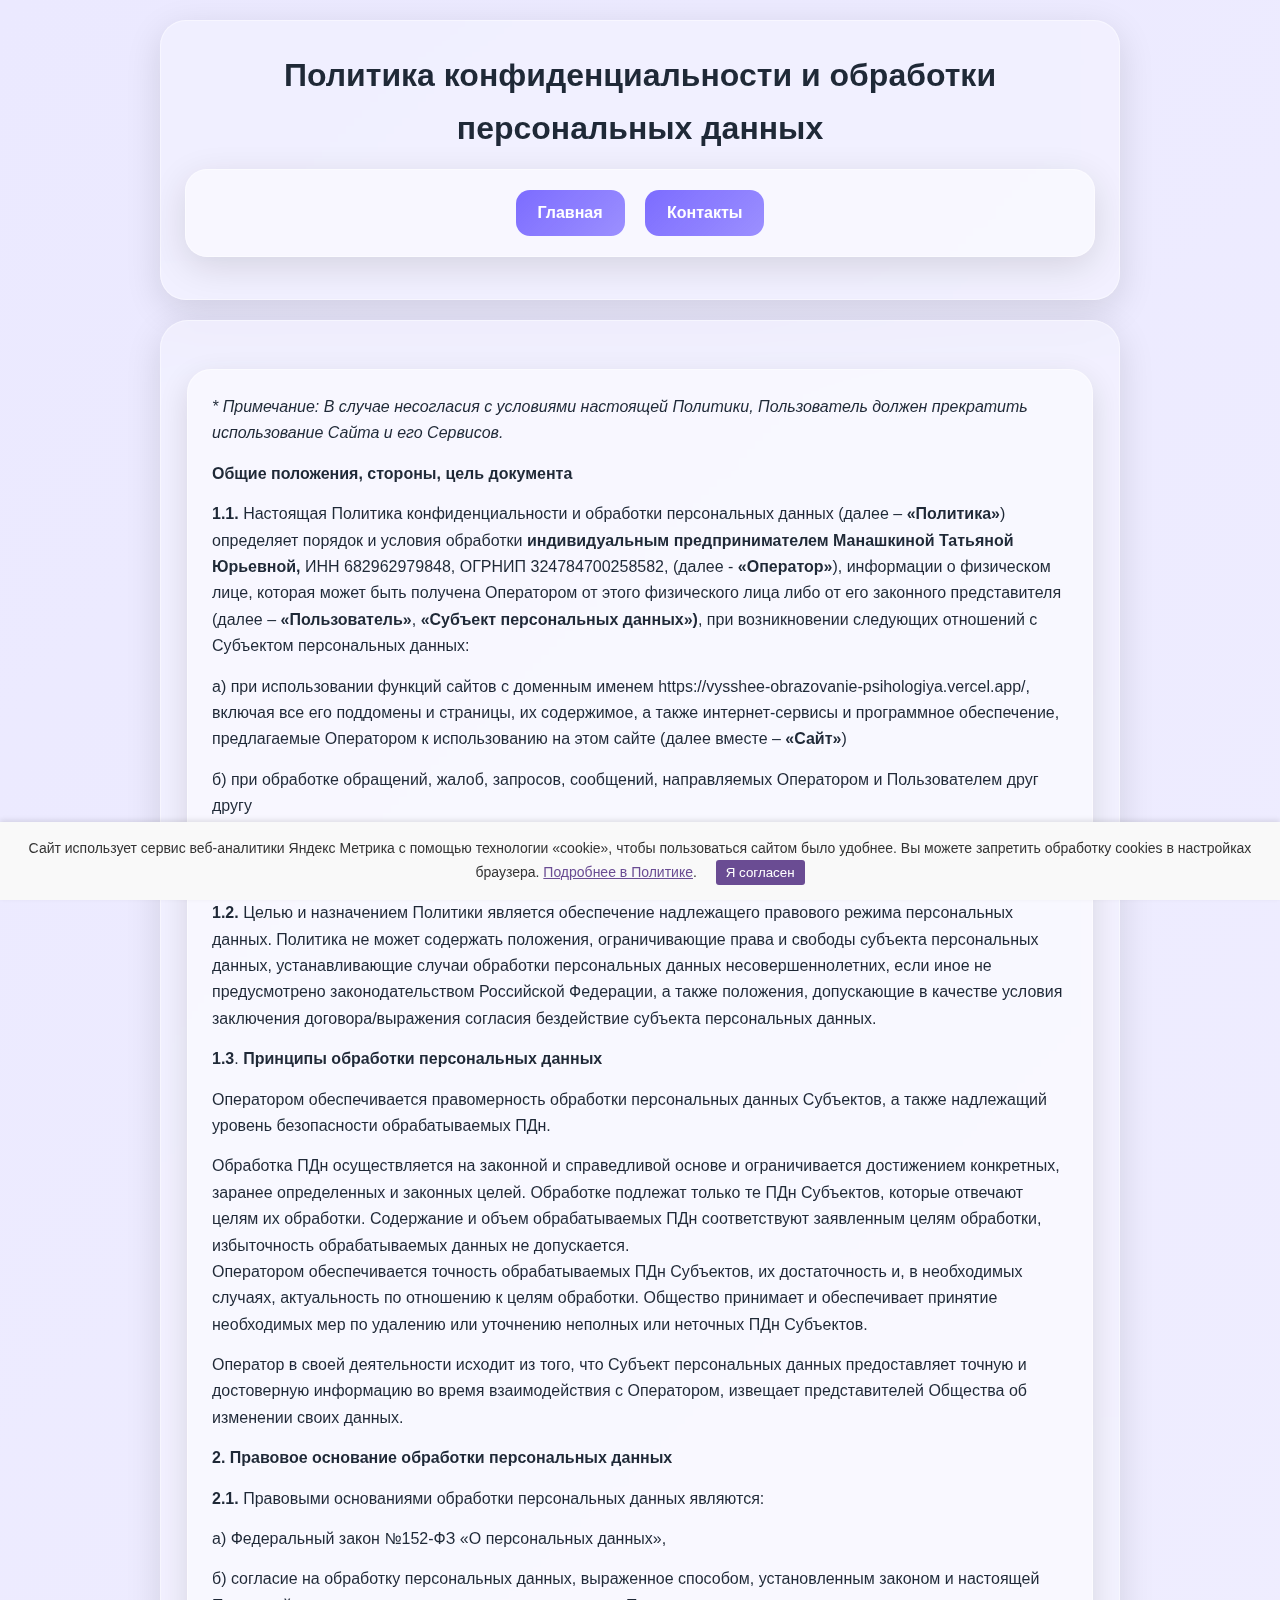
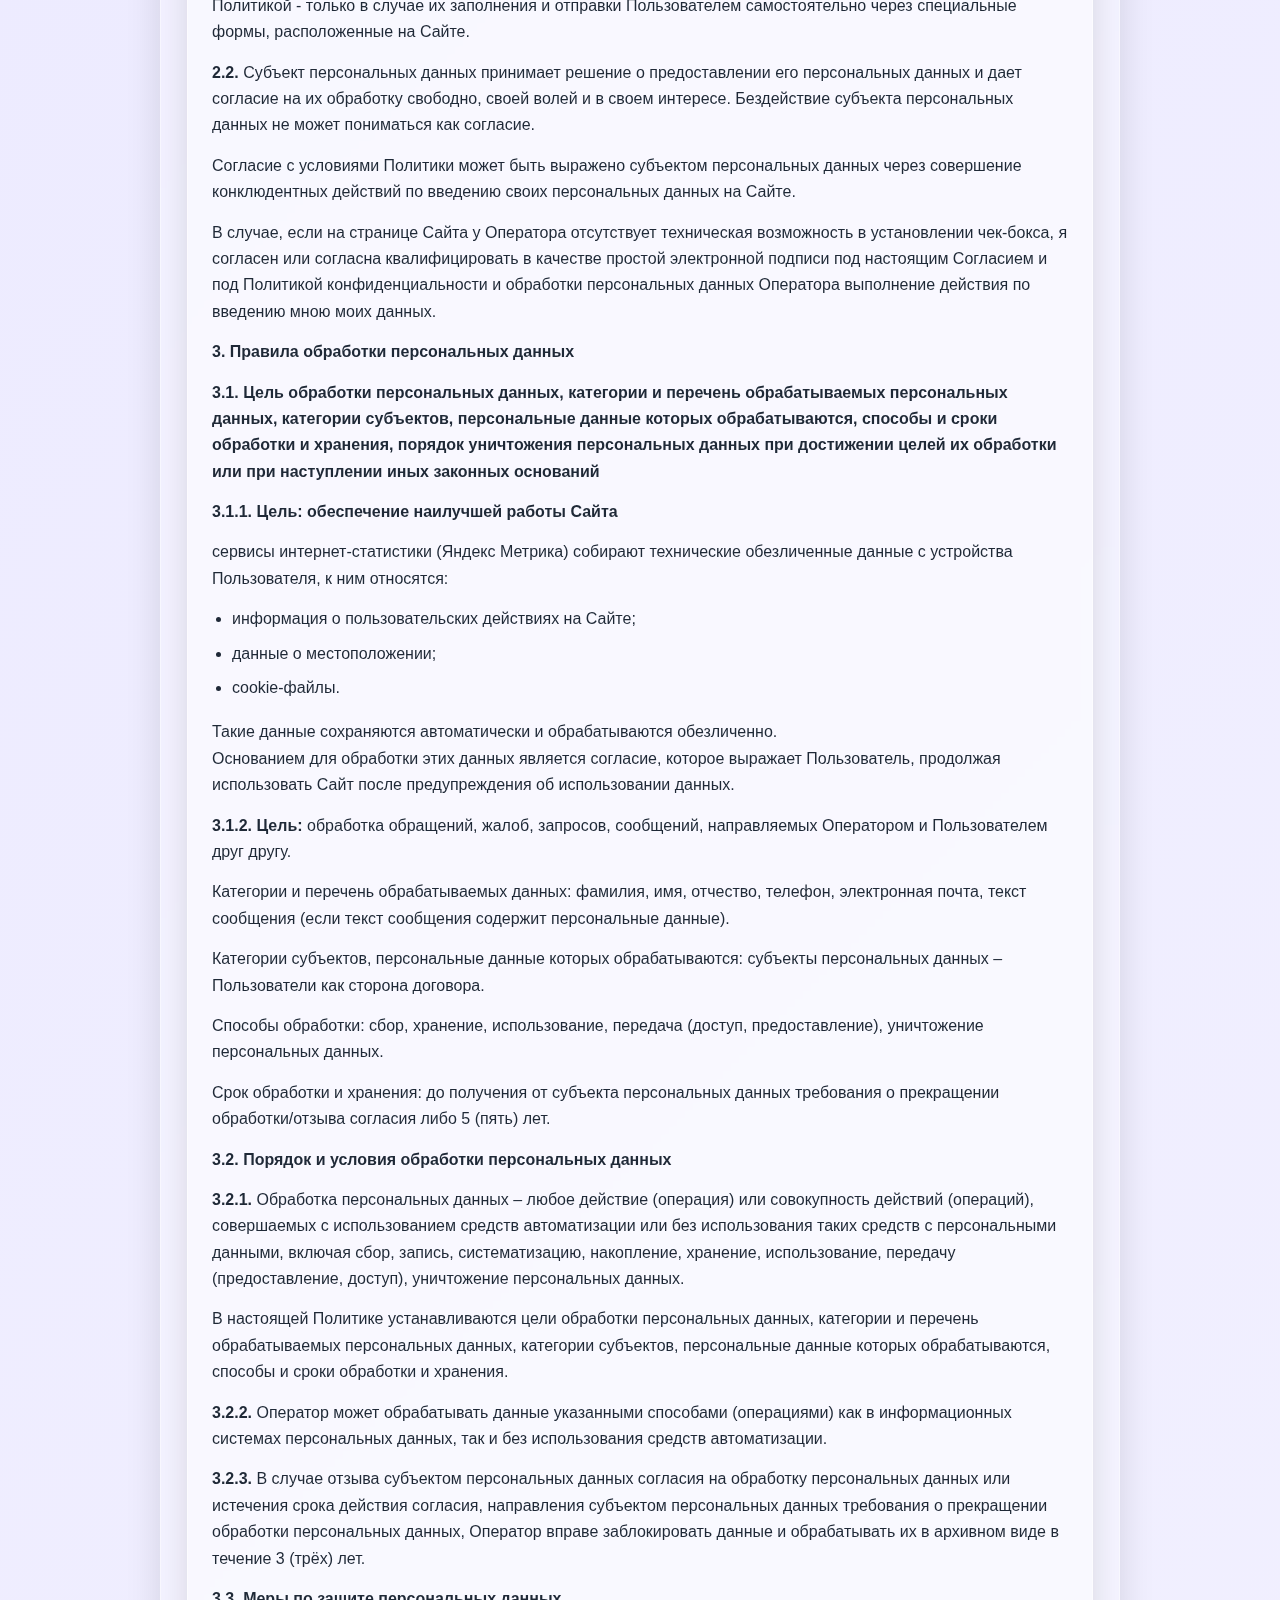
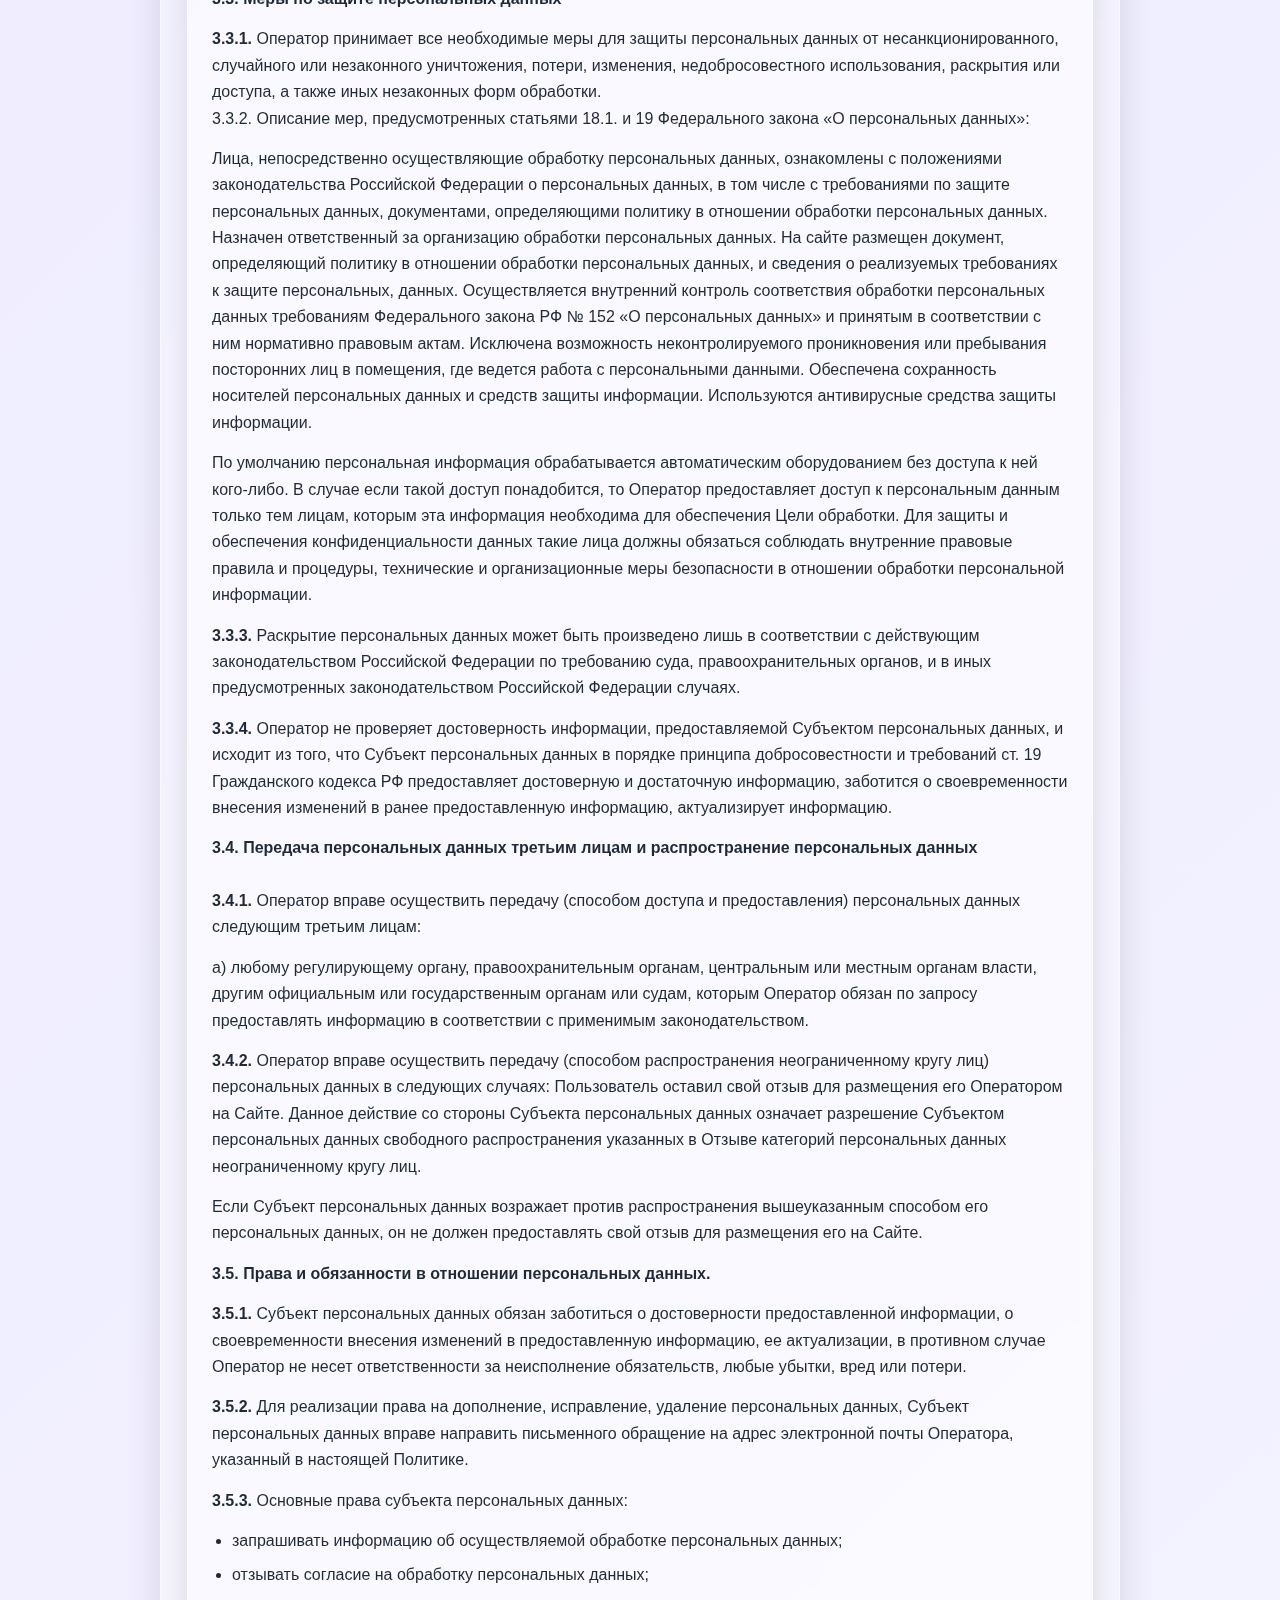
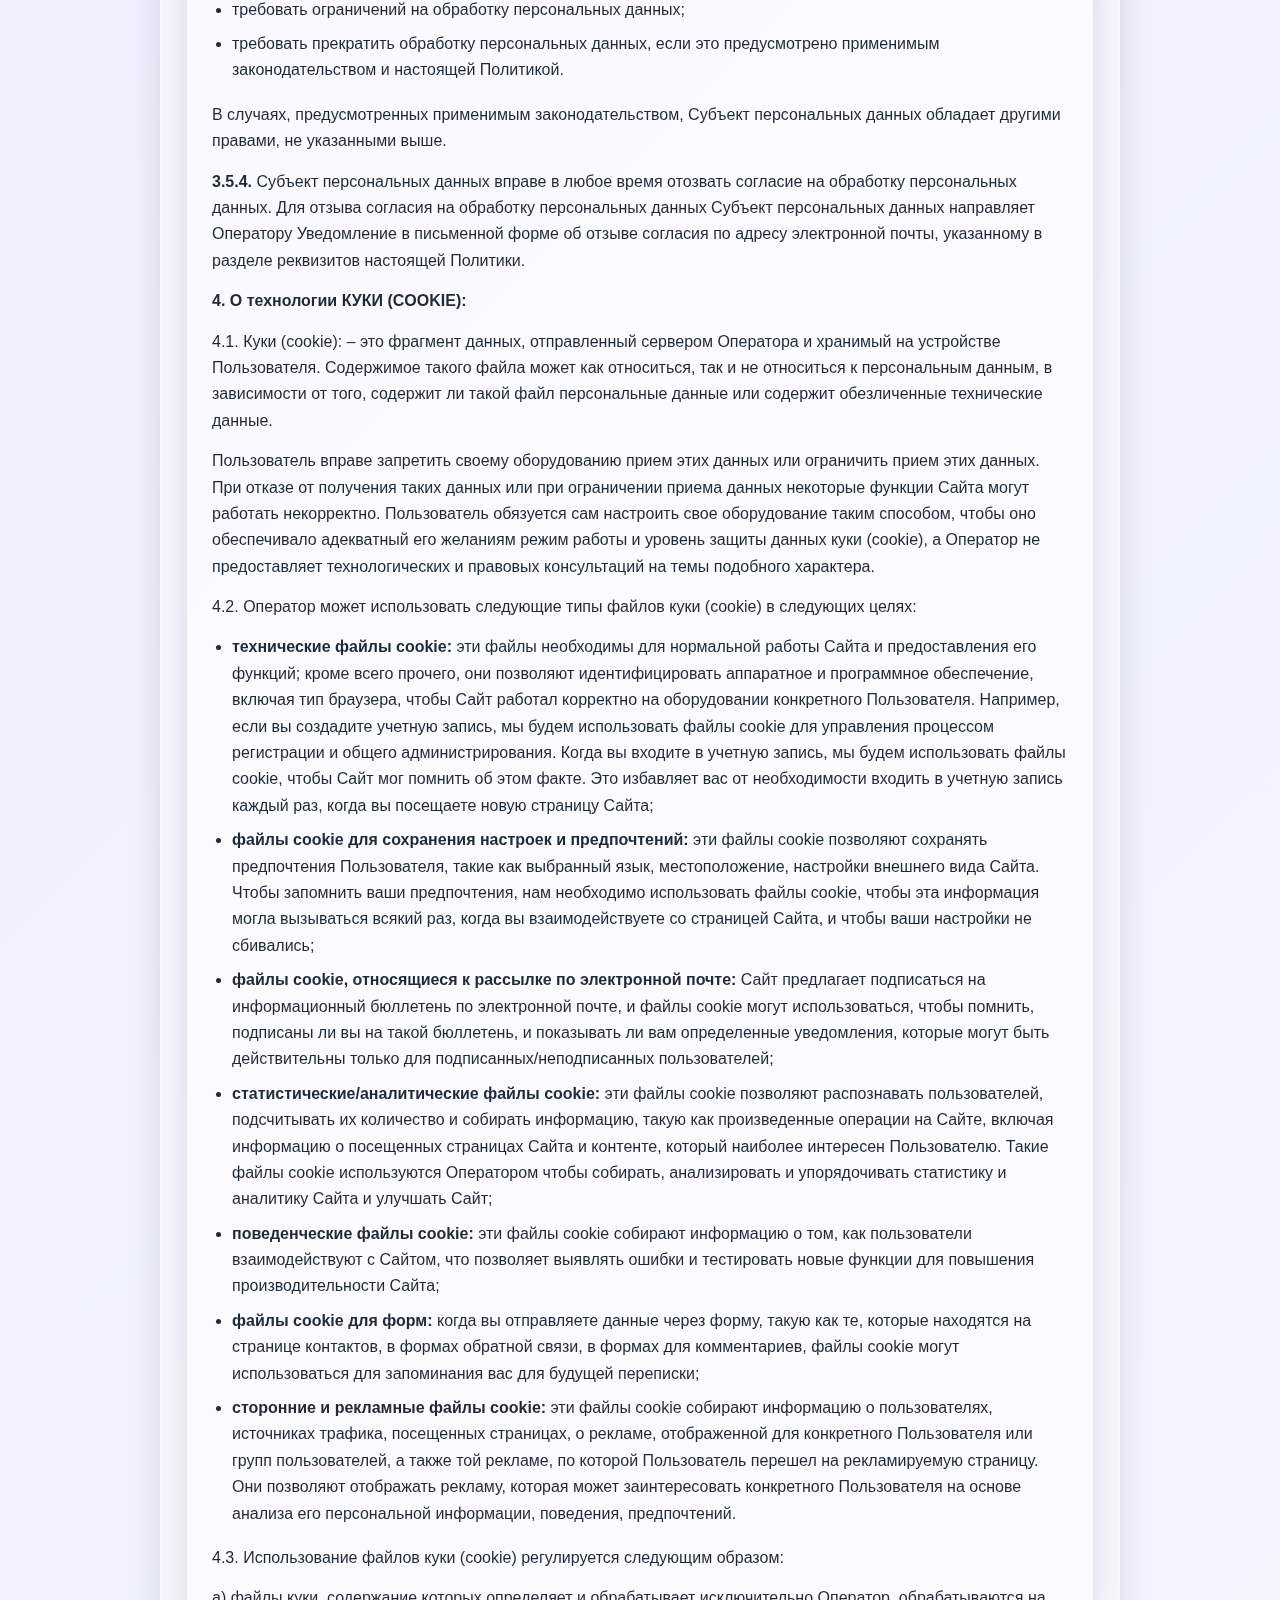
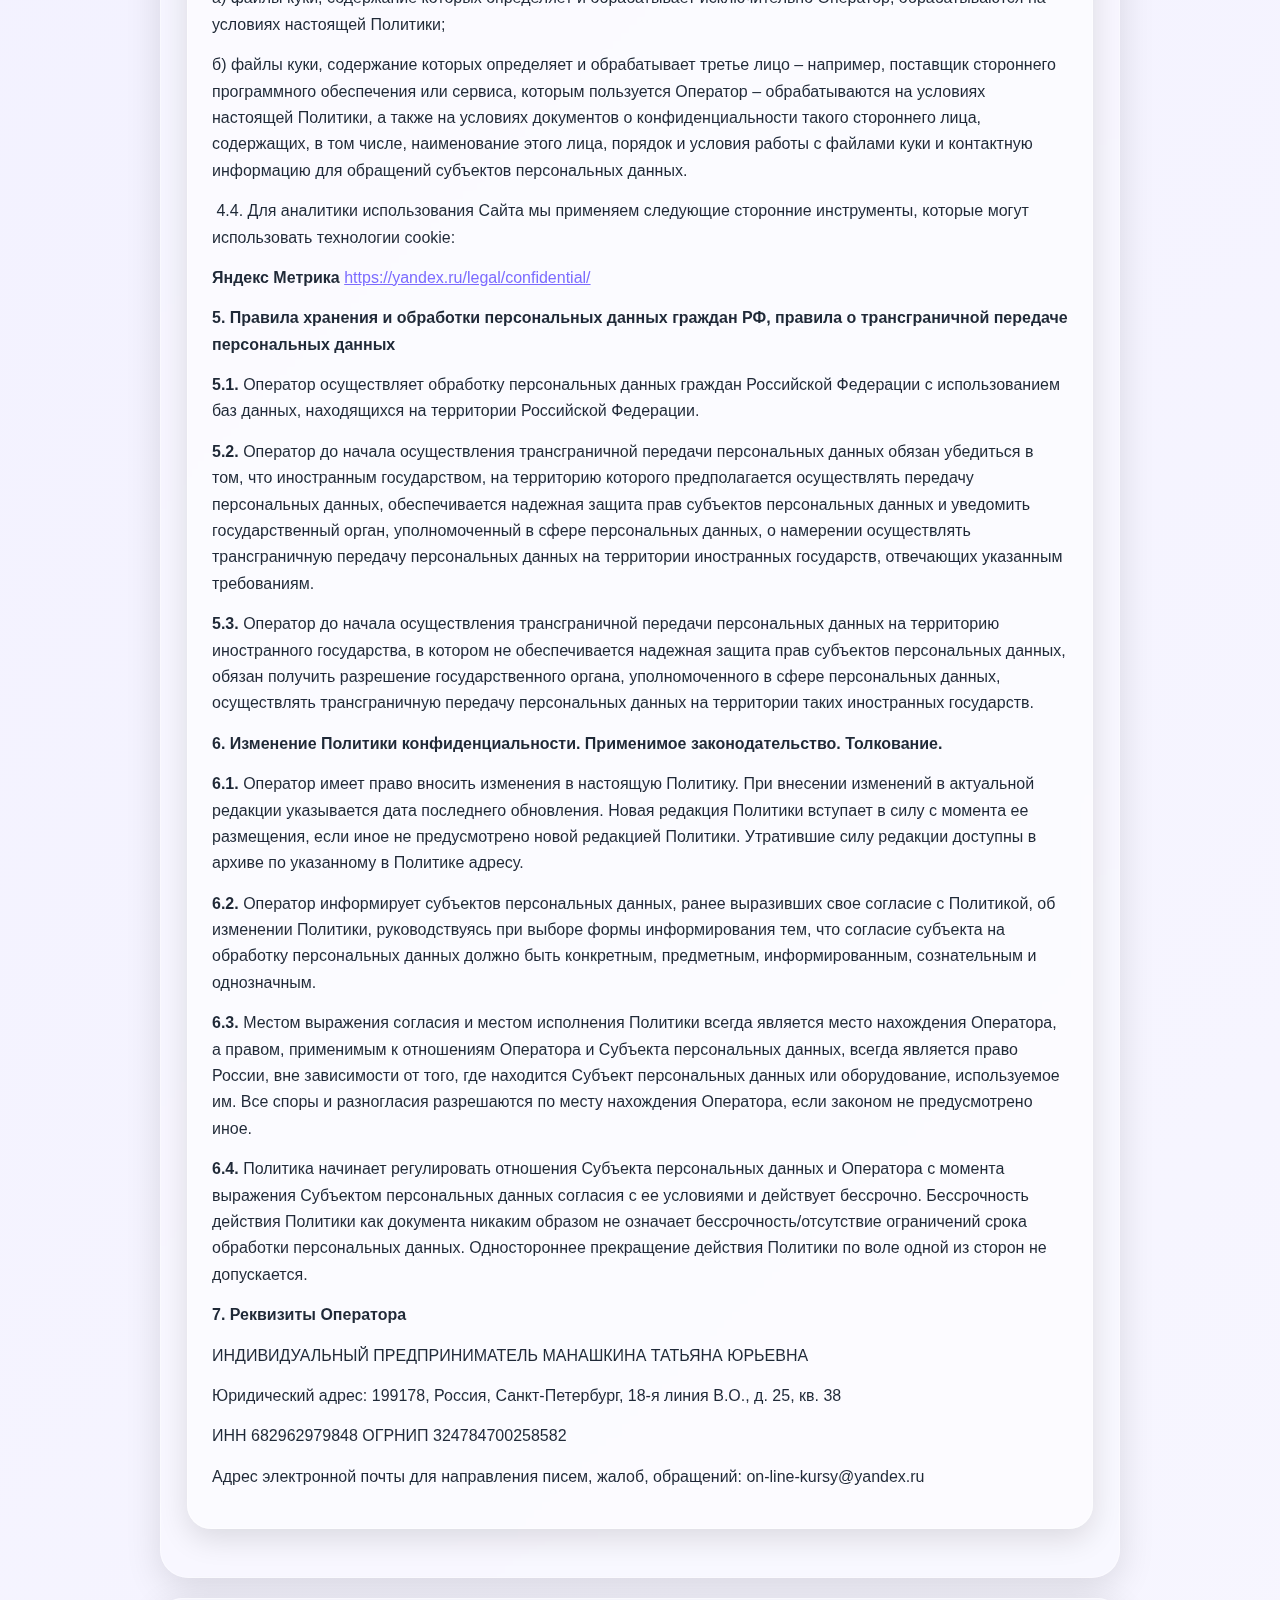
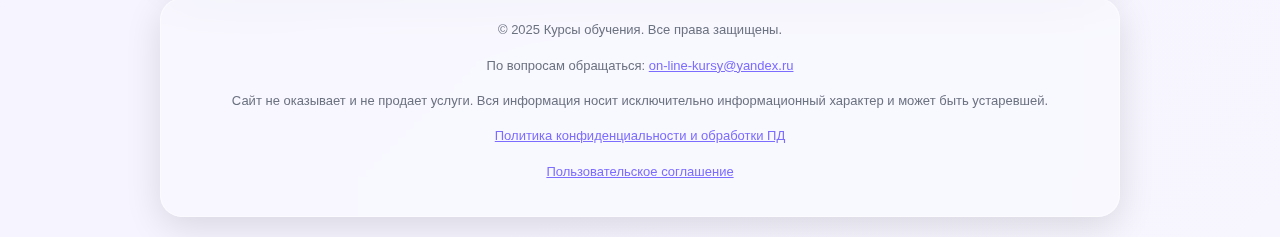
<file: politika.html>
<!DOCTYPE html>
<html lang="ru">
<head>
    <meta charset="UTF-8">
    <meta name="viewport" content="width=device-width, initial-scale=1.0">
    <title>Политика конфиденциальности и обработки персональных данных</title>
    <meta name="description" content="Политика конфиденциальности - Лучшие курсы обучения. Актуальные курсы в Москве и регионах РФ в 2025 году: регулярно обновляется &gt; реальные отзывы студентов" />
    <link rel="icon" type="image/png" href="favicon.png">

    <link rel="stylesheet" href="styles.css">

    <script>
document.addEventListener("DOMContentLoaded", function () {
    // Получаем все ссылки на странице
    let links = document.querySelectorAll("a[href]");

    links.forEach(function (link) {
        // Проверяем, является ли ссылка внешней
        if (link.hostname !== window.location.hostname) {
            link.setAttribute("target", "_blank");
            link.setAttribute("rel", "noopener noreferrer");
            link.classList.add("external-link"); // Добавляем класс для стилей
        }
    });
});
</script>
</head>
<body>

    <header>
       <h1>Политика конфиденциальности и обработки персональных данных</h1>
        <nav>
            <a href="/">Главная</a>
            <a href="#footer">Контакты</a>
        </nav>
    </header>

    <main>


        <div class="course">


<p><em>* Примечание: В случае несогласия с условиями настоящей Политики, Пользователь должен прекратить использование Сайта и его Сервисов.</em></p>
<p><strong>Общие положения, стороны, цель документа</strong></p>
<p><strong>1.1.&nbsp;</strong>Настоящая Политика конфиденциальности и обработки персональных данных (далее &ndash;&nbsp;<strong>&laquo;Политика&raquo;</strong>) определяет порядок и условия обработки&nbsp;<strong>индивидуальным предпринимателем Манашкиной Татьяной Юрьевной,</strong> ИНН 682962979848, ОГРНИП 324784700258582, (далее -&nbsp;<strong>&laquo;Оператор&raquo;</strong>), информации о физическом лице, которая может быть получена Оператором от этого физического лица либо от его законного представителя (далее &ndash;<strong>&nbsp;&laquo;Пользователь&raquo;</strong>,&nbsp;<strong>&laquo;Субъект персональных данных&raquo;)</strong>, при возникновении следующих отношений с Субъектом персональных данных:</p>
<p>а) при использовании функций сайтов с доменным именем&nbsp;https://vysshee-obrazovanie-psihologiya.vercel.app/, включая все его поддомены и страницы, их содержимое, а также интернет-сервисы и программное обеспечение, предлагаемые Оператором к использованию на этом сайте (далее вместе &ndash;&nbsp;<strong>&laquo;Сайт&raquo;</strong>)</p>
<p>б) при обработке обращений, жалоб, запросов, сообщений, направляемых Оператором и Пользователем друг другу</p>
<p>в) при предоставлении Пользователем Отзыва о полученных им услугах третьих лиц, информация о которых размещена на Сайте Оператора (далее по тексту &ndash; &laquo;отзыв&raquo;).</p>
<p><strong>1.2.&nbsp;</strong>Целью и назначением Политики является обеспечение надлежащего правового режима персональных данных. Политика не может содержать положения, ограничивающие права и свободы субъекта персональных данных, устанавливающие случаи обработки персональных данных несовершеннолетних, если иное не предусмотрено законодательством Российской Федерации, а также положения, допускающие в качестве условия заключения договора/выражения согласия бездействие субъекта персональных данных.</p>
<p><strong>1.3</strong>. <strong>Принципы обработки персональных данных</strong></p>
<p>Оператором обеспечивается правомерность обработки персональных данных Субъектов, а также надлежащий уровень безопасности обрабатываемых ПДн.</p>
<p>Обработка ПДн осуществляется на законной и справедливой основе и ограничивается достижением конкретных, заранее определенных и законных целей. Обработке подлежат только те ПДн Субъектов, которые отвечают целям их обработки. Содержание и объем обрабатываемых ПДн соответствуют заявленным целям обработки, избыточность обрабатываемых данных не допускается.<br /> Оператором обеспечивается точность обрабатываемых ПДн Субъектов, их достаточность и, в необходимых случаях, актуальность по отношению к целям обработки. Общество принимает и обеспечивает принятие необходимых мер по удалению или уточнению неполных или неточных ПДн Субъектов.</p>
<p>Оператор в своей деятельности исходит из того, что Субъект персональных данных предоставляет точную и достоверную информацию во время взаимодействия с Оператором, извещает представителей Общества об изменении своих данных.</p>
<p><strong>2.&nbsp;Правовое основание обработки персональных данных</strong></p>
<p><strong>2.1.&nbsp;</strong>Правовыми основаниями обработки персональных данных являются:</p>
<p>а) Федеральный закон №152-ФЗ &laquo;О персональных данных&raquo;,</p>
<p>б) согласие на обработку персональных данных, выраженное способом, установленным законом и настоящей Политикой - только в случае их заполнения и отправки Пользователем самостоятельно через специальные формы, расположенные на Сайте.</p>
<p><strong>2.2.&nbsp;</strong>Субъект персональных данных принимает решение о предоставлении его персональных данных и дает согласие на их обработку свободно, своей волей и в своем интересе. Бездействие субъекта персональных данных не может пониматься как согласие.</p>
<p>Согласие с условиями Политики может быть выражено субъектом персональных данных через совершение конклюдентных действий по введению своих персональных данных на Сайте.</p>
<p>В случае, если на странице Сайта у Оператора отсутствует техническая возможность в установлении чек-бокса, я согласен или согласна квалифицировать в качестве простой электронной подписи под настоящим Согласием и под Политикой конфиденциальности и обработки персональных данных Оператора выполнение действия по введению мною моих данных.</p>
<p><strong>3. Правила обработки персональных данных</strong></p>
<p><strong>3.1. Цель обработки персональных данных, категории и перечень обрабатываемых персональных данных, категории субъектов, персональные данные которых обрабатываются, способы и сроки обработки и хранения, порядок уничтожения персональных данных при достижении целей их обработки или при наступлении иных законных оснований</strong></p>
<p><strong>3.1.1. Цель:</strong>&nbsp;<strong>обеспечение наилучшей работы Сайта</strong></p>
<p>сервисы интернет-статистики (Яндекс Метрика) собирают технические обезличенные данные с устройства Пользователя, к ним относятся:</p>
<ul>
<li>информация о пользовательских действиях на Сайте;</li>
<li>данные о местоположении;</li>
<li>cookie-файлы.</li>
</ul>
<p>Такие данные сохраняются автоматически и обрабатываются обезличенно.<br /> Основанием для обработки этих данных является согласие, которое выражает Пользователь, продолжая использовать Сайт после предупреждения об использовании данных.&nbsp;</p>
<p><strong>3.1.2. Цель:</strong>&nbsp;обработка обращений, жалоб, запросов, сообщений, направляемых Оператором и Пользователем друг другу.</p>
<p>Категории и перечень обрабатываемых данных: фамилия, имя, отчество, телефон, электронная почта, текст сообщения (если текст сообщения содержит персональные данные).</p>
<p>Категории субъектов, персональные данные которых обрабатываются: субъекты персональных данных &ndash; Пользователи как сторона договора.</p>
<p>Способы обработки: сбор, хранение, использование, передача (доступ, предоставление), уничтожение персональных данных.</p>
<p>Срок обработки и хранения: до получения от субъекта персональных данных требования о прекращении обработки/отзыва согласия либо 5 (пять) лет.</p>
<p><strong>3.2. Порядок и условия обработки персональных данных</strong></p>
<p><strong>3.2.1.&nbsp;</strong>Обработка персональных данных &ndash; любое действие (операция) или совокупность действий (операций), совершаемых с использованием средств автоматизации или без использования таких средств с персональными данными, включая сбор, запись, систематизацию, накопление, хранение, использование, передачу (предоставление, доступ), уничтожение персональных данных.</p>
<p>В настоящей Политике устанавливаются цели обработки персональных данных, категории и перечень обрабатываемых персональных данных, категории субъектов, персональные данные которых обрабатываются, способы и сроки обработки и хранения.</p>
<p><strong>3.2.2.&nbsp;</strong>Оператор может обрабатывать данные указанными способами (операциями) как в информационных системах персональных данных, так и без использования средств автоматизации.</p>
<p><strong>3.2.3.&nbsp;</strong>В случае отзыва субъектом персональных данных согласия на обработку персональных данных или истечения срока действия согласия, направления субъектом персональных данных требования о прекращении обработки персональных данных, Оператор вправе заблокировать данные и обрабатывать их в архивном виде в течение 3 (трёх) лет.</p>
<p><strong>3.3. Меры по защите персональных данных</strong></p>
<p><strong>3.3.1.&nbsp;</strong>Оператор принимает все необходимые меры для защиты персональных данных от несанкционированного, случайного или незаконного уничтожения, потери, изменения, недобросовестного использования, раскрытия или доступа, а также иных незаконных форм обработки.<br /> 3.3.2.&nbsp;Описание мер, предусмотренных статьями 18.1. и 19 Федерального закона &laquo;О персональных данных&raquo;:</p>
<p>Лица, непосредственно осуществляющие обработку персональных данных, ознакомлены с положениями законодательства Российской Федерации о персональных данных, в том числе с требованиями по защите персональных данных, документами, определяющими политику в отношении обработки персональных данных. Назначен ответственный за организацию обработки персональных данных. На сайте размещен документ, определяющий политику в отношении обработки персональных данных, и сведения о реализуемых требованиях к защите персональных, данных. Осуществляется внутренний контроль соответствия обработки персональных данных требованиям Федерального закона РФ № 152 &laquo;О персональных данных&raquo; и принятым в соответствии с ним нормативно правовым актам. Исключена возможность неконтролируемого проникновения или пребывания посторонних лиц в помещения, где ведется работа с персональными данными. Обеспечена сохранность носителей персональных данных и средств защиты информации. Используются антивирусные средства защиты информации.</p>
<p>По умолчанию персональная информация обрабатывается автоматическим оборудованием без доступа к ней кого-либо. В случае если такой доступ понадобится, то Оператор предоставляет доступ к персональным данным только тем лицам, которым эта информация необходима для обеспечения Цели обработки. Для защиты и обеспечения конфиденциальности данных такие лица должны обязаться соблюдать внутренние правовые правила и процедуры, технические и организационные меры безопасности в отношении обработки персональной информации.</p>
<p><strong>3.3.3.&nbsp;</strong>Раскрытие персональных данных может быть произведено лишь в соответствии с действующим законодательством Российской Федерации по требованию суда, правоохранительных органов, и в иных предусмотренных законодательством Российской Федерации случаях.</p>
<p><strong>3.3.4.&nbsp;</strong>Оператор не проверяет достоверность информации, предоставляемой Субъектом персональных данных, и исходит из того, что Субъект персональных данных в порядке принципа добросовестности и требований ст. 19 Гражданского кодекса РФ предоставляет достоверную и достаточную информацию, заботится о своевременности внесения изменений в ранее предоставленную информацию, актуализирует информацию.</p>
<p><strong>3.4. Передача персональных данных третьим лицам и распространение персональных данных</strong><br /> <br /> <strong>3.4.1.&nbsp;</strong>Оператор вправе осуществить передачу (способом доступа и предоставления) персональных данных следующим третьим лицам:</p>
<p>а) любому регулирующему органу, правоохранительным органам, центральным или местным органам власти, другим официальным или государственным органам или судам, которым Оператор обязан по запросу предоставлять информацию в соответствии с применимым законодательством.</p>
<p><strong>3.4.2.&nbsp;</strong>Оператор вправе осуществить передачу (способом распространения неограниченному кругу лиц) персональных данных в следующих случаях: Пользователь оставил свой отзыв для размещения его Оператором на Сайте. Данное действие со стороны Субъекта персональных данных означает разрешение Субъектом персональных данных свободного распространения указанных в Отзыве категорий персональных данных неограниченному кругу лиц.</p>
<p>Если Субъект персональных данных возражает против распространения вышеуказанным способом его персональных данных, он не должен предоставлять свой отзыв для размещения его на Сайте.</p>
<p><strong>3.5. Права и обязанности в отношении персональных данных.</strong></p>
<p><strong>3.5.1.&nbsp;</strong>Субъект персональных данных обязан заботиться о достоверности предоставленной информации, о своевременности внесения изменений в предоставленную информацию, ее актуализации, в противном случае Оператор не несет ответственности за неисполнение обязательств, любые убытки, вред или потери.</p>
<p><strong>3.5.2.&nbsp;</strong>Для реализации права на дополнение, исправление, удаление персональных данных, Субъект персональных данных вправе направить письменного обращение на адрес электронной почты Оператора, указанный в настоящей Политике.</p>
<p><strong>3.5.3.&nbsp;</strong>Основные права субъекта персональных данных:</p>
<ul>
<li>запрашивать информацию об осуществляемой обработке персональных данных;</li>
<li>отзывать согласие на обработку персональных данных;</li>
<li>требовать ограничений на обработку персональных данных;</li>
<li>требовать прекратить обработку персональных данных, если это предусмотрено применимым законодательством и настоящей Политикой.</li>
</ul>
<p>В случаях, предусмотренных применимым законодательством, Субъект персональных данных обладает другими правами, не указанными выше.</p>
<p><strong>3.5.4.&nbsp;</strong>Субъект персональных данных вправе в любое время отозвать согласие на обработку персональных данных. Для отзыва согласия на обработку персональных данных Субъект персональных данных направляет Оператору Уведомление в письменной форме об отзыве согласия по адресу электронной почты, указанному в разделе реквизитов настоящей Политики.</p>
<p><strong>4. О технологии КУКИ (COOKIE):</strong></p>
<p>4.1. Куки (cookie): &ndash; это фрагмент данных, отправленный сервером Оператора и хранимый на устройстве Пользователя. Содержимое такого файла может как относиться, так и не относиться к персональным данным, в зависимости от того, содержит ли такой файл персональные данные или содержит обезличенные технические данные.</p>
<p>Пользователь вправе запретить своему оборудованию прием этих данных или ограничить прием этих данных. При отказе от получения таких данных или при ограничении приема данных некоторые функции Сайта могут работать некорректно. Пользователь обязуется сам настроить свое оборудование таким способом, чтобы оно обеспечивало адекватный его желаниям режим работы и уровень защиты данных куки (cookie), а Оператор не предоставляет технологических и правовых консультаций на темы подобного характера.</p>
<p>4.2. Оператор может использовать следующие типы файлов куки (сookie) в следующих целях:</p>
<ul>
<li><strong>технические файлы cookie:</strong>&nbsp;эти файлы необходимы для нормальной работы Сайта и предоставления его функций; кроме всего прочего, они позволяют идентифицировать аппаратное и программное обеспечение, включая тип браузера, чтобы Сайт работал корректно на оборудовании конкретного Пользователя. Например, если вы создадите учетную запись, мы будем использовать файлы cookie для управления процессом регистрации и общего администрирования. Когда вы входите в учетную запись, мы будем использовать файлы cookie, чтобы Сайт мог помнить об этом факте. Это избавляет вас от необходимости входить в учетную запись каждый раз, когда вы посещаете новую страницу Сайта;</li>
<li><strong>файлы cookie для сохранения настроек и предпочтений:</strong>&nbsp;эти файлы cookie позволяют сохранять предпочтения Пользователя, такие как выбранный язык, местоположение, настройки внешнего вида Сайта. Чтобы запомнить ваши предпочтения, нам необходимо использовать файлы cookie, чтобы эта информация могла вызываться всякий раз, когда вы взаимодействуете со страницей Сайта, и чтобы ваши настройки не сбивались;</li>
<li><strong>файлы cookie, относящиеся к рассылке по электронной почте:</strong>&nbsp;Сайт предлагает подписаться на информационный бюллетень по электронной почте, и файлы cookie могут использоваться, чтобы помнить, подписаны ли вы на такой бюллетень, и показывать ли вам определенные уведомления, которые могут быть действительны только для подписанных/неподписанных пользователей;</li>
<li><strong>статистические/аналитические файлы cookie:</strong>&nbsp;эти файлы cookie позволяют распознавать пользователей, подсчитывать их количество и собирать информацию, такую как произведенные операции на Сайте, включая информацию о посещенных страницах Сайта и контенте, который наиболее интересен Пользователю. Такие файлы cookie используются Оператором чтобы собирать, анализировать и упорядочивать статистику и аналитику Сайта и улучшать Сайт;</li>
<li><strong>поведенческие файлы cookie:</strong>&nbsp;эти файлы cookie собирают информацию о том, как пользователи взаимодействуют с Сайтом, что позволяет выявлять ошибки и тестировать новые функции для повышения производительности Сайта;</li>
<li><strong>файлы cookie для форм:&nbsp;</strong>когда вы отправляете данные через форму, такую как те, которые находятся на странице контактов, в формах обратной связи, в формах для комментариев, файлы cookie могут использоваться для запоминания вас для будущей переписки;</li>
<li><strong>сторонние и рекламные файлы cookie:</strong>&nbsp;эти файлы cookie собирают информацию о пользователях, источниках трафика, посещенных страницах, о рекламе, отображенной для конкретного Пользователя или групп пользователей, а также той рекламе, по которой Пользователь перешел на рекламируемую страницу. Они позволяют отображать рекламу, которая может заинтересовать конкретного Пользователя на основе анализа его персональной информации, поведения, предпочтений.</li>
</ul>
<p>4.3. Использование файлов куки (cookie) регулируется следующим образом:</p>
<p>а) файлы куки, содержание которых определяет и обрабатывает исключительно Оператор, обрабатываются на условиях настоящей Политики;</p>
<p>б) файлы куки, содержание которых определяет и обрабатывает третье лицо &ndash; например, поставщик стороннего программного обеспечения или сервиса, которым пользуется Оператор &ndash; обрабатываются на условиях настоящей Политики, а также на условиях документов о конфиденциальности такого стороннего лица, содержащих, в том числе, наименование этого лица, порядок и условия работы с файлами куки и контактную информацию для обращений субъектов персональных данных.</p>
<p>&nbsp;4.4. Для аналитики использования Сайта мы применяем следующие сторонние инструменты, которые могут использовать технологии cookie:</p>
<p><strong>Яндекс Метрика</strong>&nbsp;<a href="https://yandex.ru/legal/confidential/">https://yandex.ru/legal/confidential/</a></p>
<p><strong>5.&nbsp;Правила хранения и обработки персональных данных граждан РФ, правила о трансграничной передаче персональных данных</strong></p>
<p><strong>5.1.&nbsp;</strong>Оператор осуществляет обработку персональных данных граждан Российской Федерации с использованием баз данных, находящихся на территории Российской Федерации.</p>
<p><strong>5.2.&nbsp;</strong>Оператор до начала осуществления трансграничной передачи персональных данных обязан убедиться в том, что иностранным государством, на территорию которого предполагается осуществлять передачу персональных данных, обеспечивается надежная защита прав субъектов персональных данных и уведомить государственный орган, уполномоченный в сфере персональных данных, о намерении осуществлять трансграничную передачу персональных данных на территории иностранных государств, отвечающих указанным требованиям.</p>
<p><strong>5.3.&nbsp;</strong>Оператор до начала осуществления трансграничной передачи персональных данных на территорию иностранного государства, в котором не обеспечивается надежная защита прав субъектов персональных данных, обязан получить разрешение государственного органа, уполномоченного в сфере персональных данных, осуществлять трансграничную передачу персональных данных на территории таких иностранных государств.</p>
<p><strong>6. Изменение Политики конфиденциальности. Применимое законодательство. Толкование.</strong></p>
<p><strong>6.1.&nbsp;</strong>Оператор имеет право вносить изменения в настоящую Политику. При внесении изменений в актуальной редакции указывается дата последнего обновления. Новая редакция Политики вступает в силу с момента ее размещения, если иное не предусмотрено новой редакцией Политики. Утратившие силу редакции доступны в архиве по указанному в Политике адресу.</p>
<p><strong>6.2.&nbsp;</strong>Оператор информирует субъектов персональных данных, ранее выразивших свое согласие с Политикой, об изменении Политики, руководствуясь при выборе формы информирования тем, что согласие субъекта на обработку персональных данных должно быть конкретным, предметным, информированным, сознательным и однозначным.</p>
<p><strong>6.3.&nbsp;</strong>Местом выражения согласия и местом исполнения Политики всегда является место нахождения Оператора, а правом, применимым к отношениям Оператора и Субъекта персональных данных, всегда является право России, вне зависимости от того, где находится Субъект персональных данных или оборудование, используемое им. Все споры и разногласия разрешаются по месту нахождения Оператора, если законом не предусмотрено иное.</p>
<p><strong>6.4.&nbsp;</strong>Политика начинает регулировать отношения Субъекта персональных данных и Оператора с момента выражения Субъектом персональных данных согласия с ее условиями и действует бессрочно. Бессрочность действия Политики как документа никаким образом не означает бессрочность/отсутствие ограничений срока обработки персональных данных. Одностороннее прекращение действия Политики по воле одной из сторон не допускается.</p>
<p><strong>7. Реквизиты Оператора</strong></p>
<p>ИНДИВИДУАЛЬНЫЙ ПРЕДПРИНИМАТЕЛЬ МАНАШКИНА ТАТЬЯНА ЮРЬЕВНА</p>
<p>Юридический адрес:&nbsp;199178, Россия, Санкт-Петербург, 18-я линия В.О., д. 25, кв. 38</p>
<p>ИНН 682962979848 ОГРНИП 324784700258582</p>
<p>Адрес электронной почты для направления писем, жалоб, обращений:&nbsp;on-line-kursy@yandex.ru</p>


      </div>

       


    </main>

    <footer id="footer">
        <p>&copy; 2025 Курсы обучения. Все права защищены.</p>
        <p>По вопросам обращаться: <a href="mailto:on-line-kursy@yandex.ru">on-line-kursy@yandex.ru</a></p> 
        <p>Сайт не оказывает и не продает услуги. Вся информация носит исключительно информационный характер и может быть устаревшей.</p> 
        <p><a href="/politika.html">Политика конфиденциальности и обработки ПД</a></p>
        <p><a href="/polzovatelskoe-soglashenie.html">Пользовательское соглашение</a></p>
    </footer>

    <div id="cookie-banner" style="position: fixed; bottom: 0; width: 100%; background: #f9f9f9; color: #333; text-align: center; padding: 15px; box-shadow: 0 -2px 5px rgba(0,0,0,0.1); z-index: 1000;">
  <p style="margin: 0; font-size: 14px;">
    Сайт использует сервис веб-аналитики Яндекс Метрика с помощью технологии «cookie», чтобы пользоваться сайтом было удобнее.
    Вы можете запретить обработку cookies в настройках браузера.
    <a href="/politika.html" style="color: #6a4c93; text-decoration: underline;">Подробнее в Политике</a>.
    <button id="accept-cookies" style="margin-left: 15px; padding: 5px 10px; background-color: #6a4c93; color: #fff; border: none; border-radius: 3px; cursor: pointer;">Я согласен</button>
  </p>
</div>
<script>
  // Скрываем баннер, если пользователь уже принял cookies
  window.addEventListener('DOMContentLoaded', function () {
    if (localStorage.getItem('cookieConsent') === 'true') {
      document.getElementById('cookie-banner').style.display = 'none';
    }
  });

  // При нажатии скрываем баннер и сохраняем согласие
  document.getElementById('accept-cookies').addEventListener('click', function () {
    document.getElementById('cookie-banner').style.display = 'none';
    localStorage.setItem('cookieConsent', 'true');
  });
</script>
    
</body> </html>
</file>
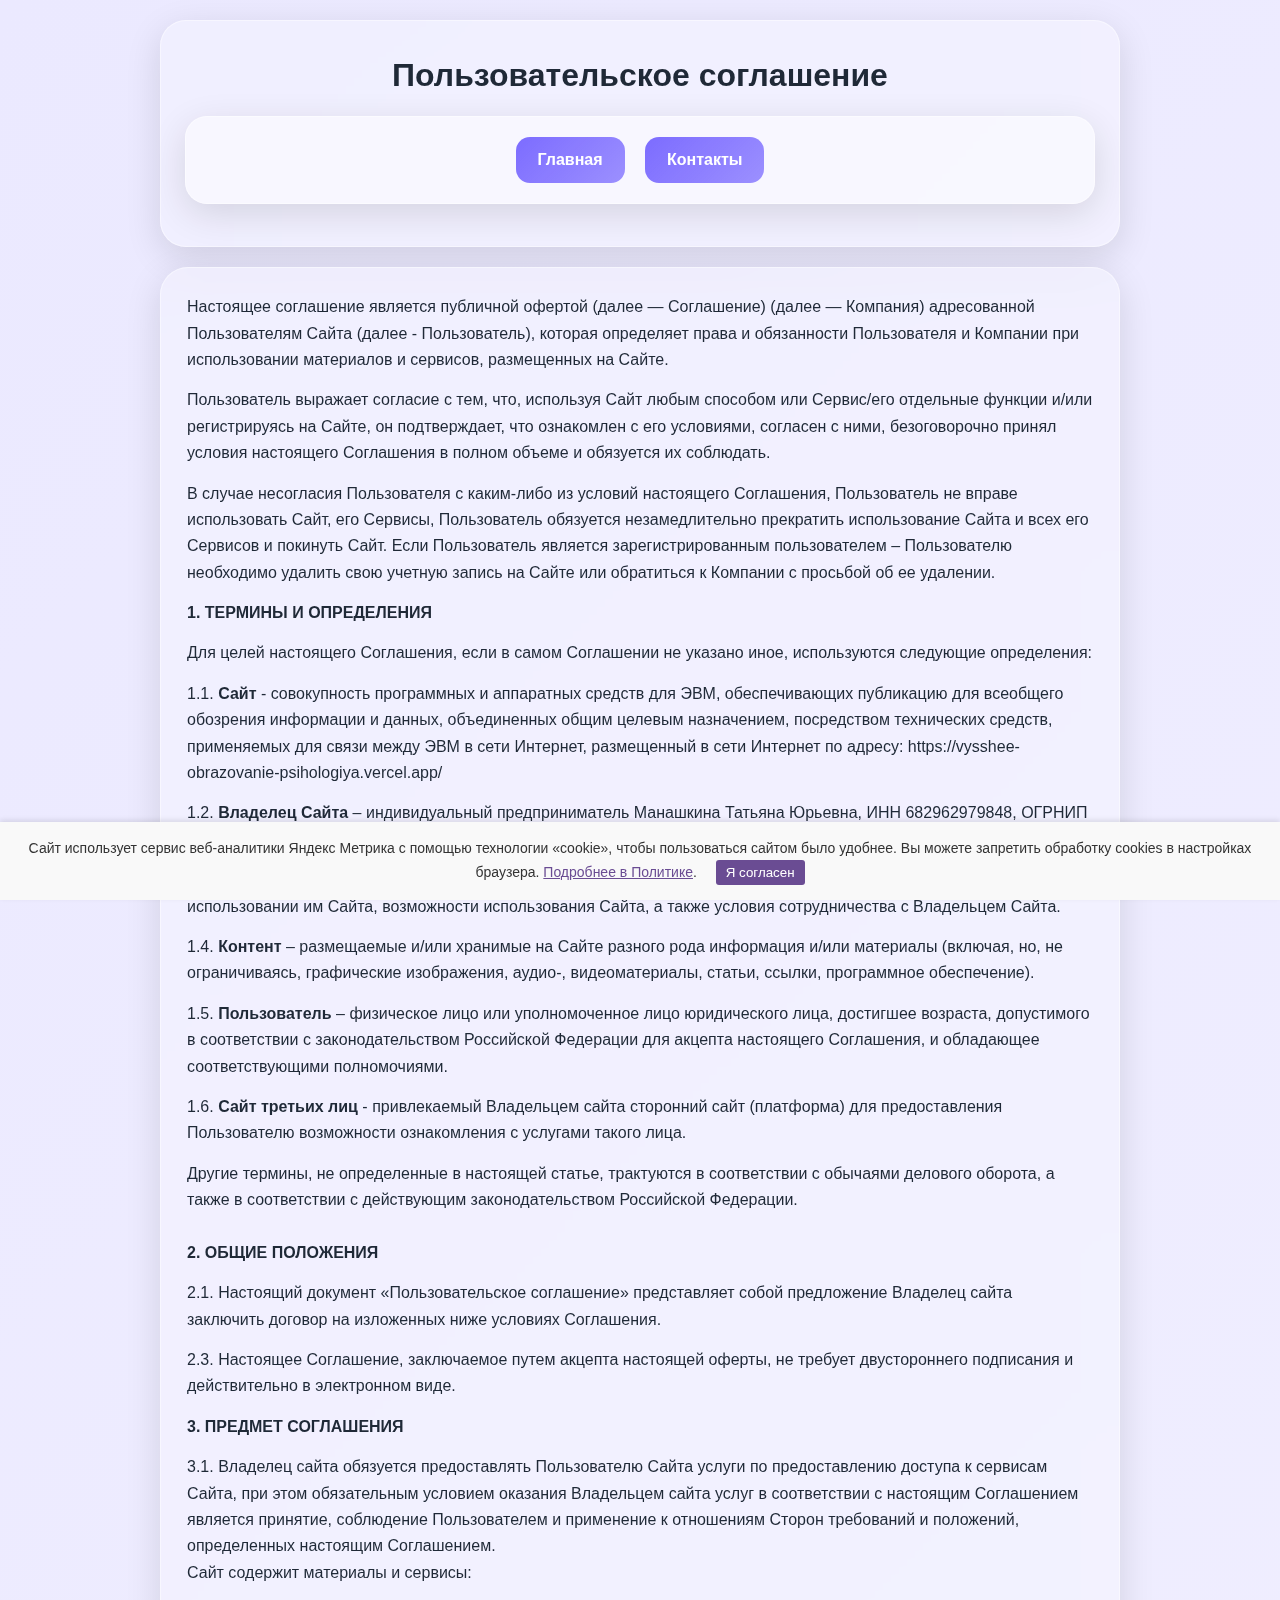
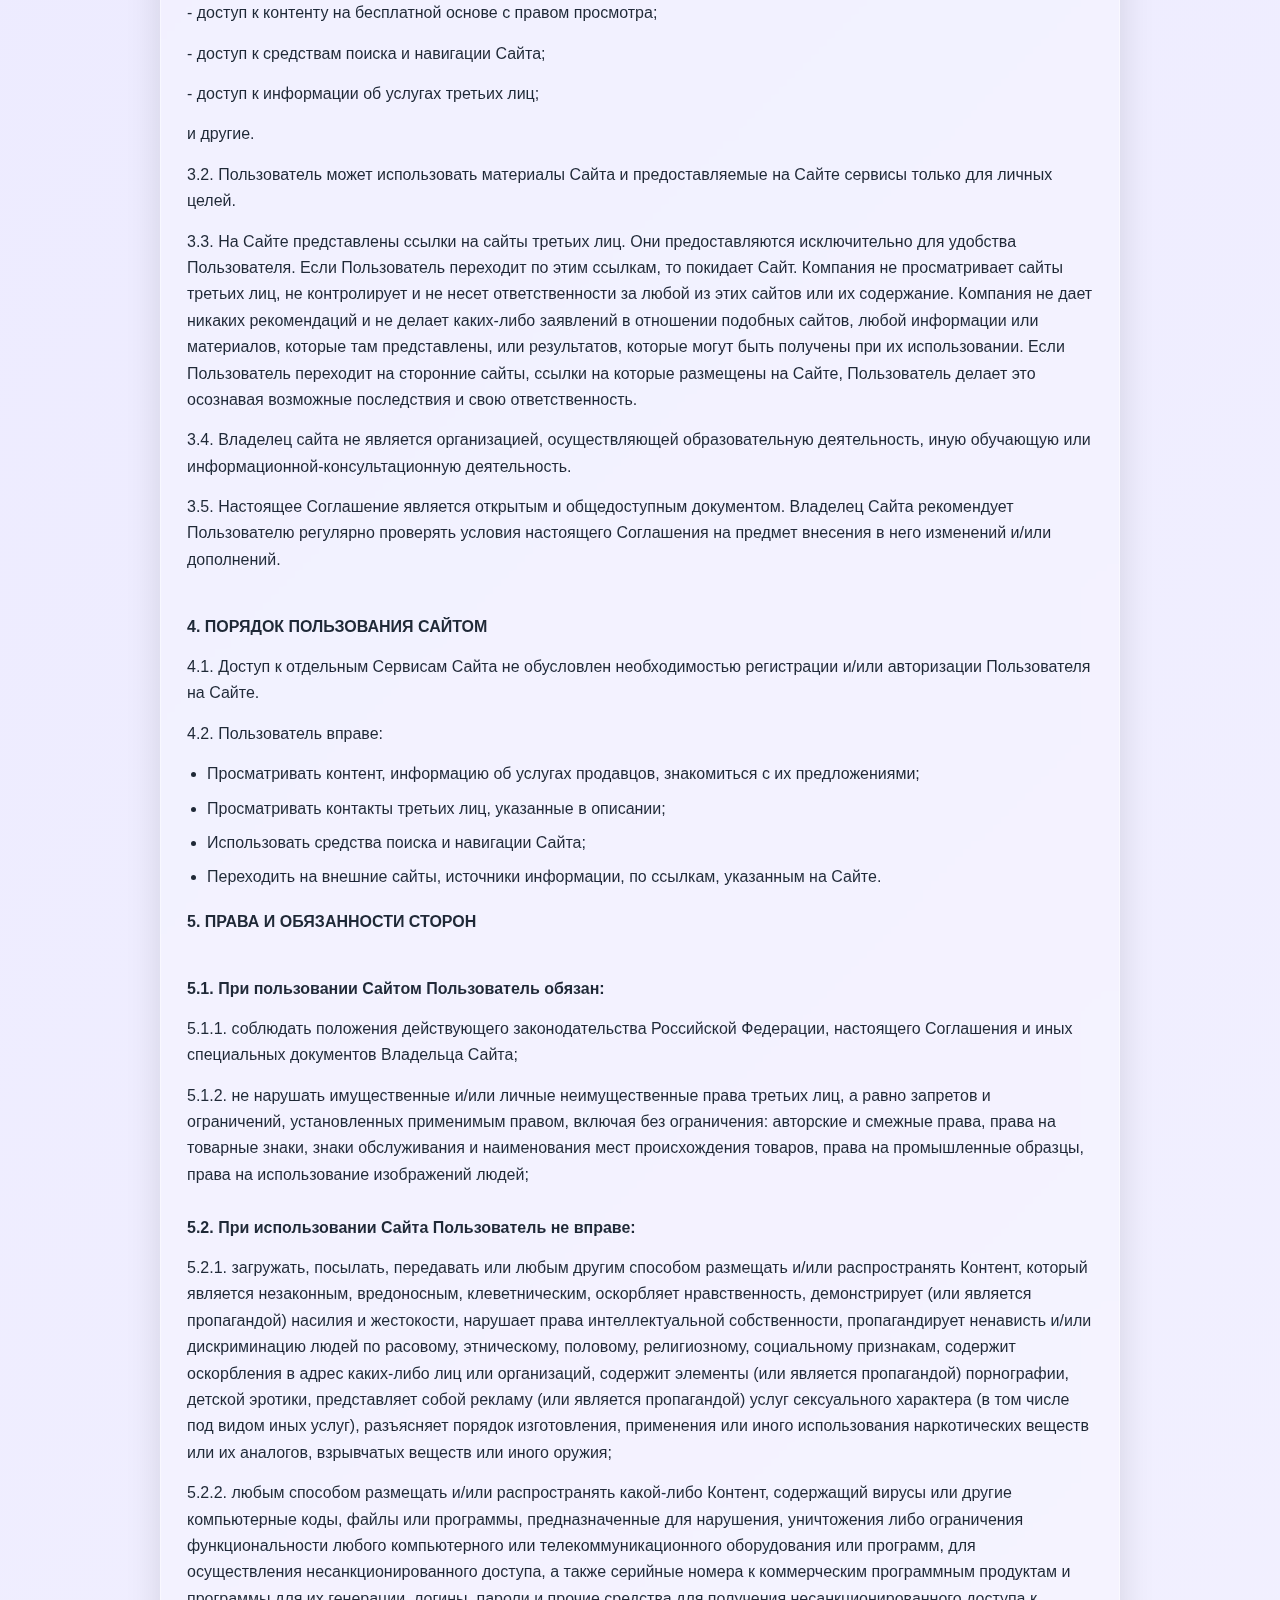
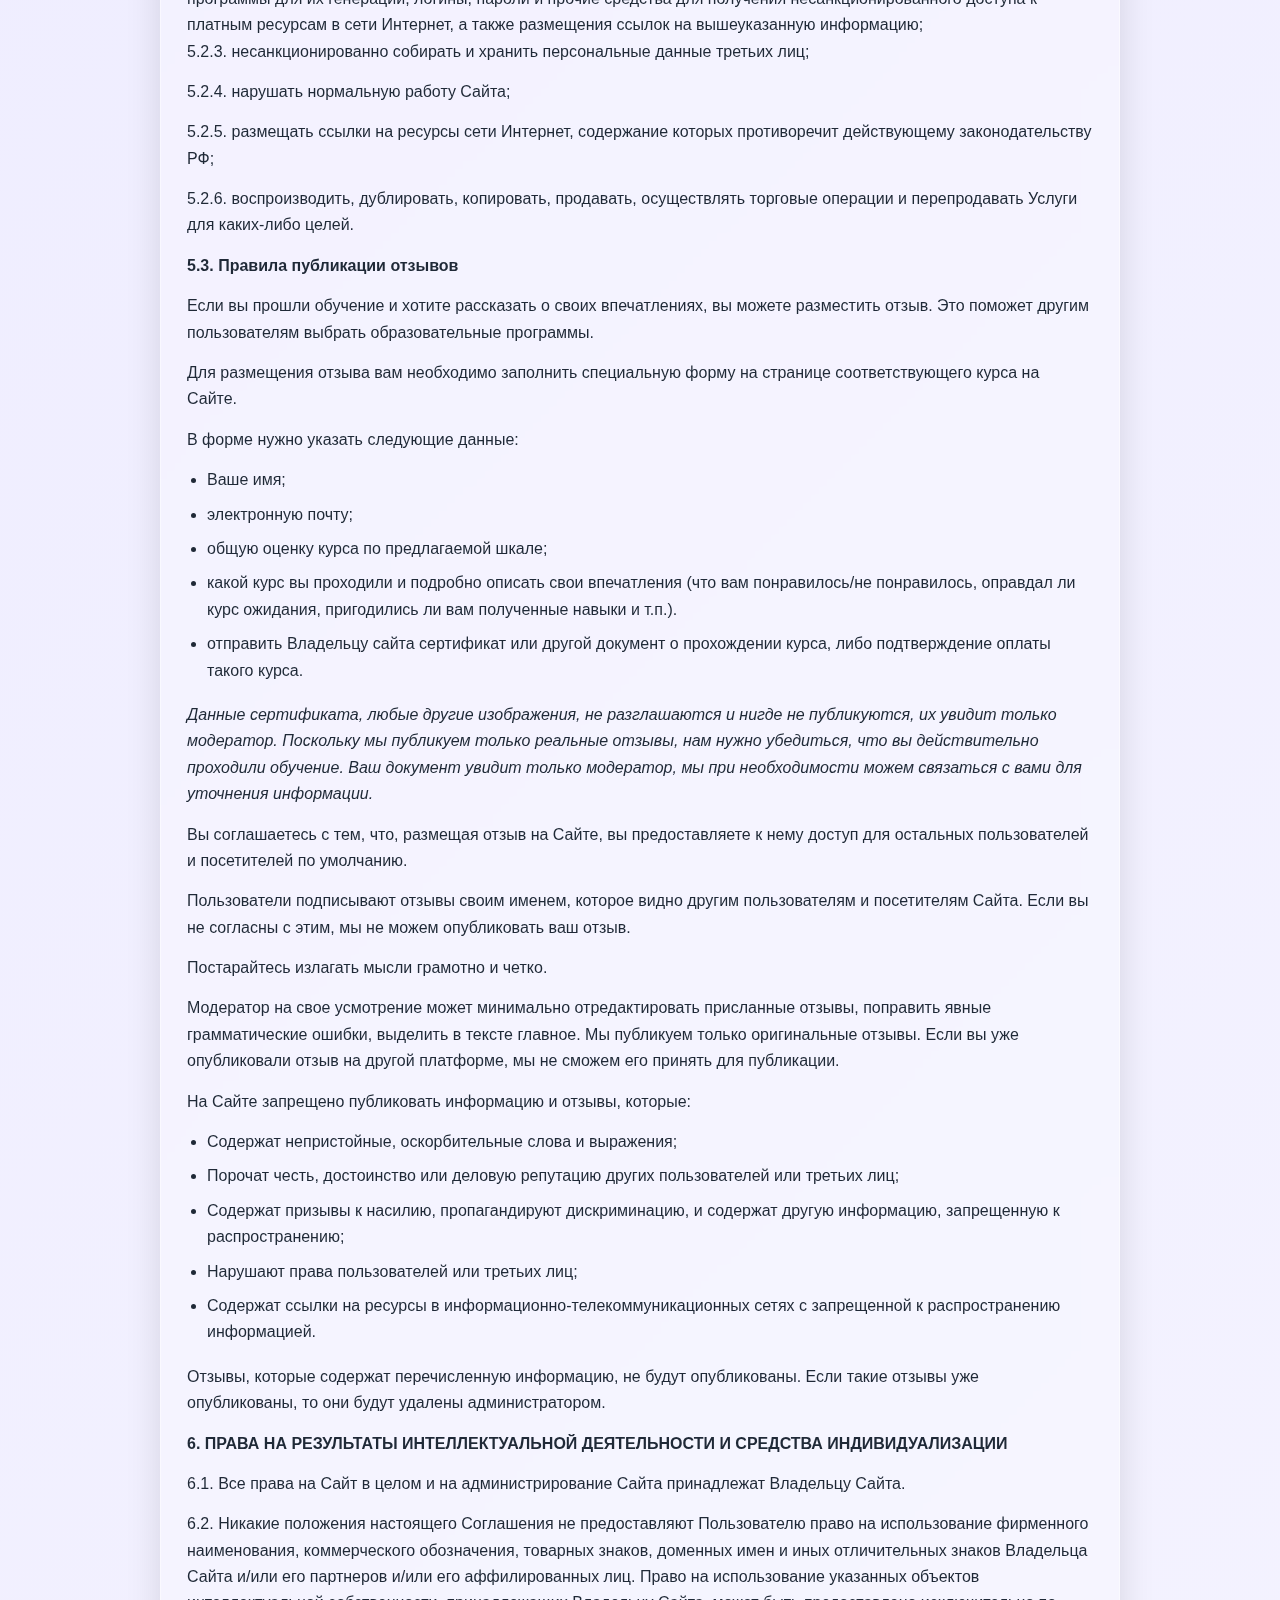
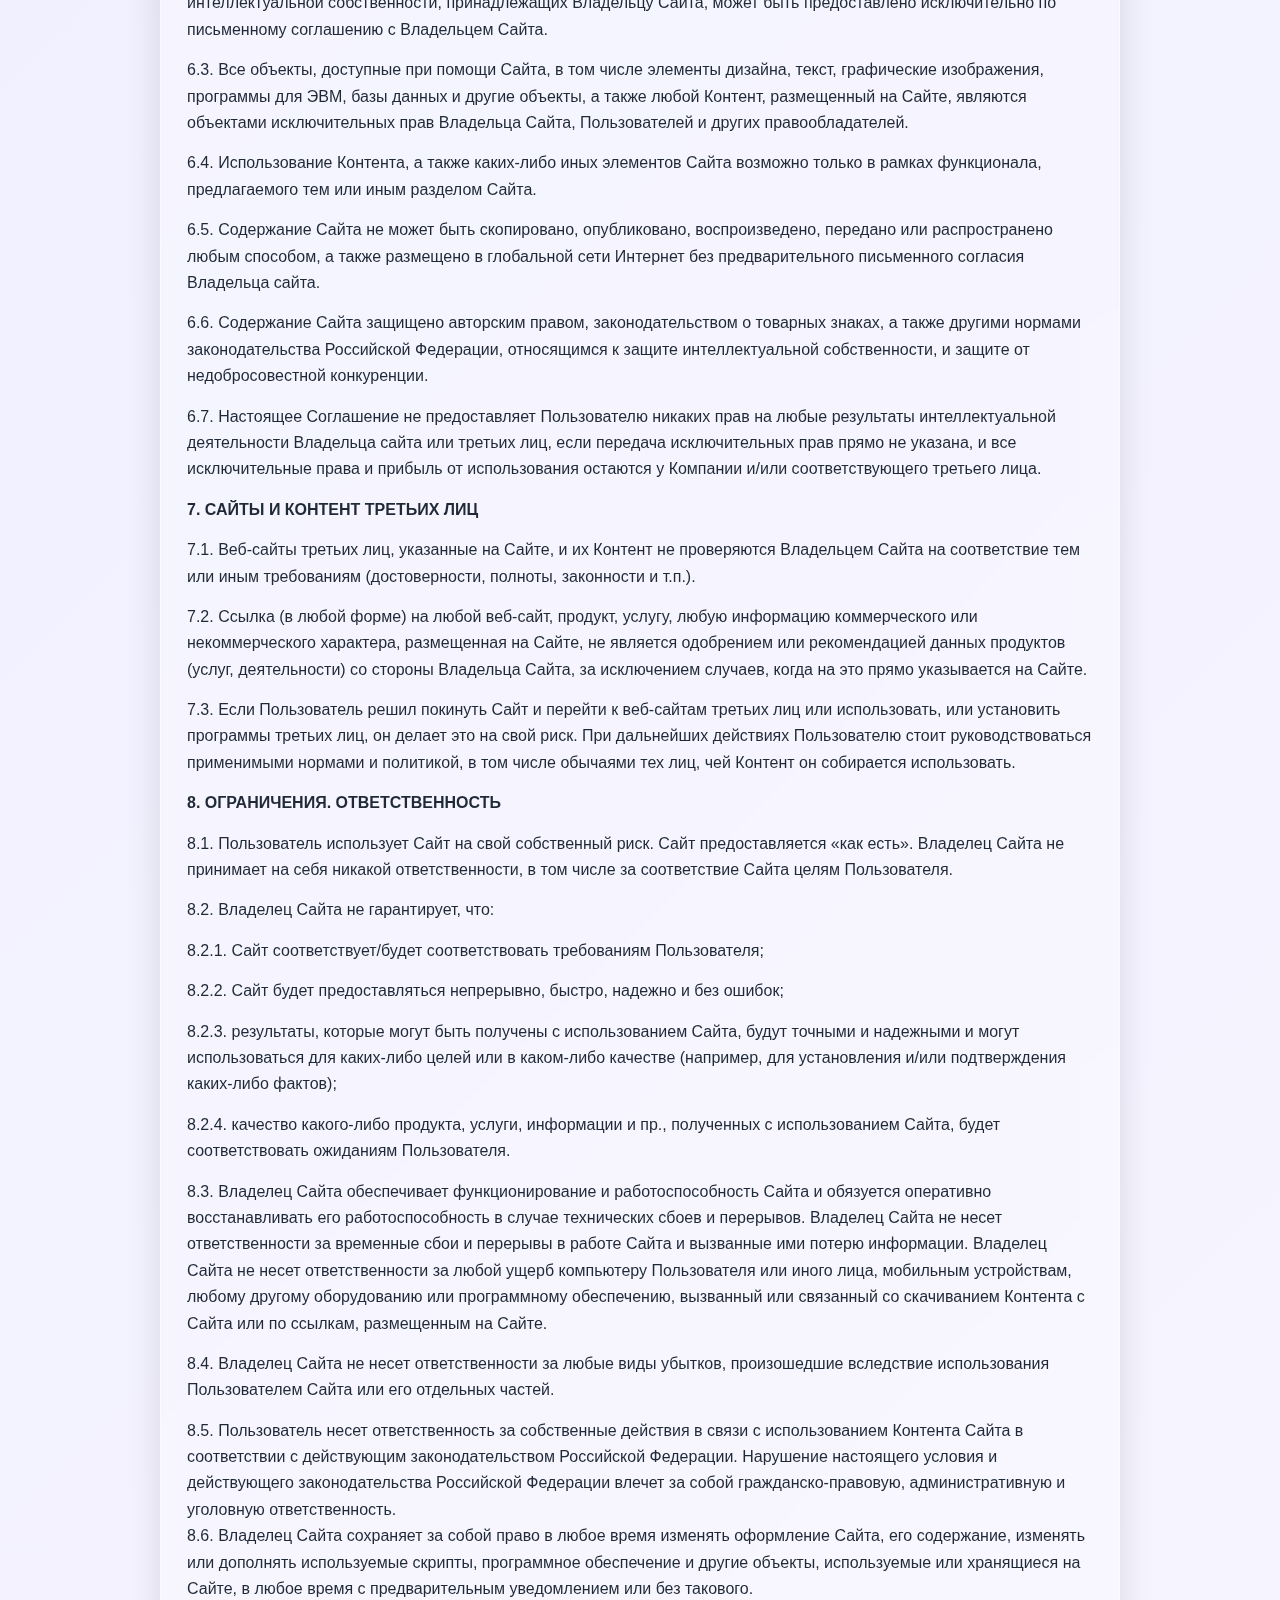
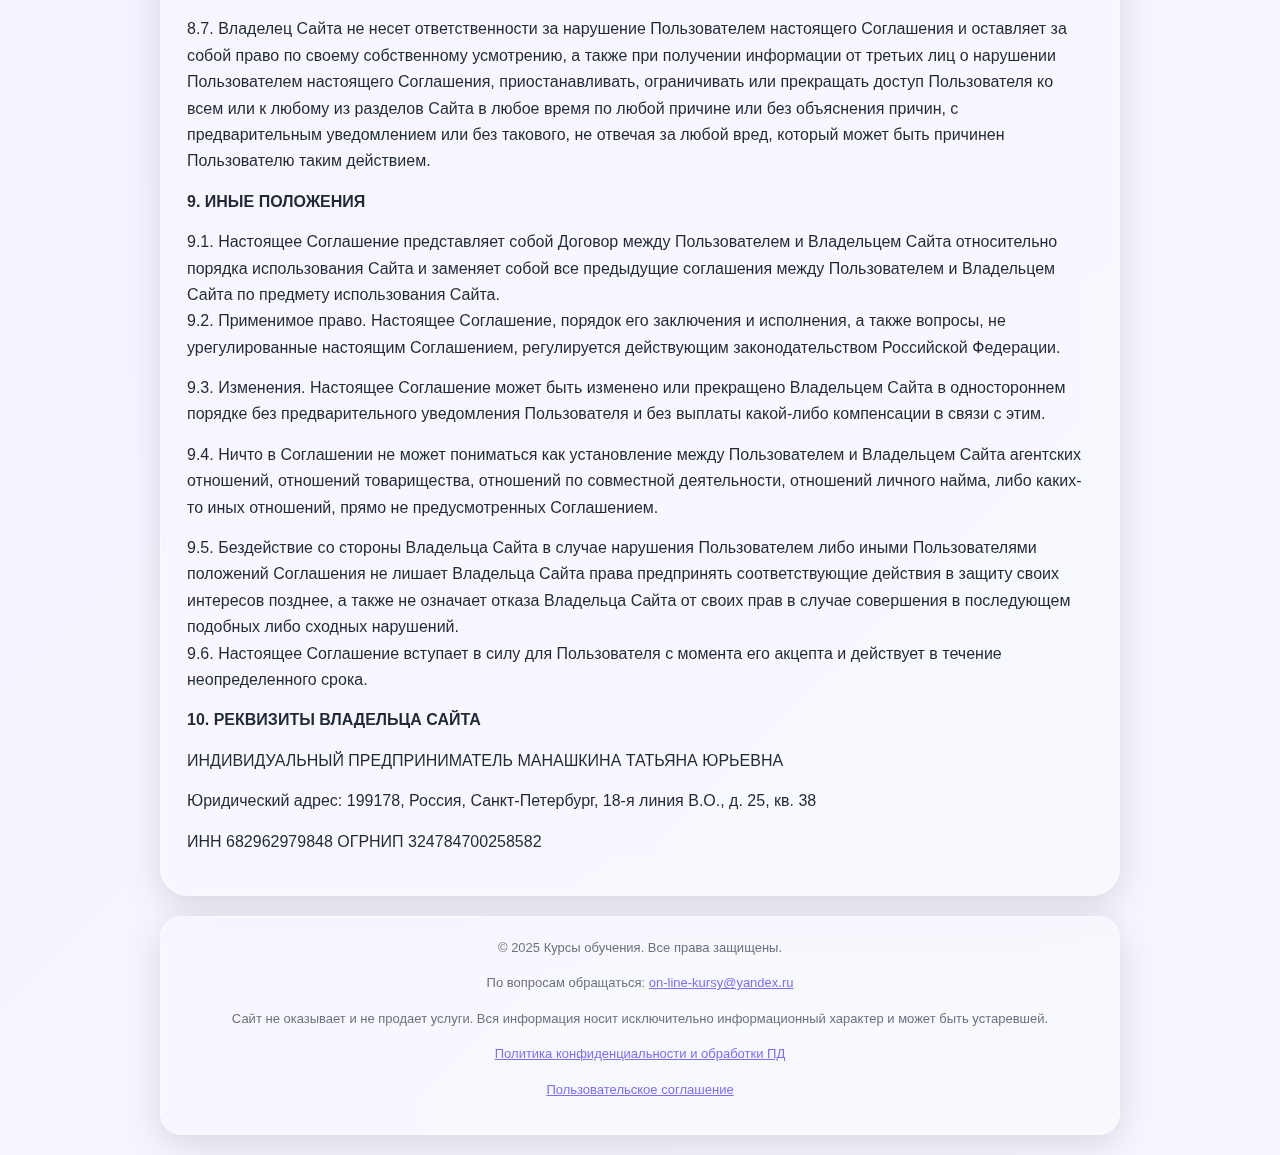
<file: polzovatelskoe-soglashenie.html>
<!DOCTYPE html>
<html lang="ru">
<head>
    <meta charset="UTF-8">
    <meta name="viewport" content="width=device-width, initial-scale=1.0">
    <title>Пользовательское соглашение</title>
    <meta name="description" content="Пользовательское соглашение. Лучшие курсы обучения. Актуальные курсы в Москве и регионах РФ в 2025 году: регулярно обновляется &gt; реальные отзывы студентов" />
    <link rel="icon" type="image/png" href="favicon.png">

    <link rel="stylesheet" href="styles.css">
</head>
<body>

    <header>
        <h1>Пользовательское соглашение</h1>
        <nav>
            <a href="/">Главная</a>
            <a href="#footer">Контакты</a>
        </nav>
    </header>
      <main>

        
<p>Настоящее соглашение является публичной офертой (далее &mdash; Соглашение) (далее &mdash; Компания) адресованной Пользователям Сайта (далее - Пользователь), которая определяет права и обязанности Пользователя и Компании при использовании материалов и сервисов, размещенных на Сайте.</p>
<p>Пользователь выражает согласие с тем, что, используя Сайт любым способом или Сервис/его отдельные функции и/или регистрируясь на Сайте, он подтверждает, что ознакомлен с его условиями, согласен с ними, безоговорочно принял условия настоящего Соглашения в полном объеме и обязуется их соблюдать.</p>
<p>В случае несогласия Пользователя с каким-либо из условий настоящего Соглашения, Пользователь не вправе использовать Сайт, его Сервисы, Пользователь обязуется незамедлительно прекратить использование Сайта и всех его Сервисов и покинуть Сайт. Если Пользователь является зарегистрированным пользователем &ndash; Пользователю необходимо удалить свою учетную запись на Сайте или обратиться к Компании с просьбой об ее удалении.</p>
<p><strong>1. ТЕРМИНЫ И ОПРЕДЕЛЕНИЯ</strong></p>
<p>Для целей настоящего Соглашения, если в самом Соглашении не указано иное, используются следующие определения:</p>
<p>1.1. <strong>Сайт</strong> - совокупность программных и аппаратных средств для ЭВМ, обеспечивающих публикацию для всеобщего обозрения информации и данных, объединенных общим целевым назначением, посредством технических средств, применяемых для связи между ЭВМ в сети Интернет, размещенный в сети Интернет по адресу: https://vysshee-obrazovanie-psihologiya.vercel.app/</p>
<p>1.2. <strong>Владелец Сайта</strong> &ndash; индивидуальный предприниматель Манашкина Татьяна Юрьевна, ИНН 682962979848, ОГРНИП 324784700258582, на законных основаниях владеющий Сайтом.</p>
<p>1.3. <strong>Соглашение</strong> &ndash; настоящее пользовательское соглашение, определяющее права и обязанности Пользователя при использовании им Сайта, возможности использования Сайта, а также условия сотрудничества с Владельцем Сайта.</p>
<p>1.4. <strong>Контент</strong> &ndash; размещаемые и/или хранимые на Сайте разного рода информация и/или материалы (включая, но, не ограничиваясь, графические изображения, аудио-, видеоматериалы, статьи, ссылки, программное обеспечение).</p>
<p>1.5. <strong>Пользователь </strong>&ndash; физическое лицо или уполномоченное лицо юридического лица, достигшее возраста, допустимого в соответствии с законодательством Российской Федерации для акцепта настоящего Соглашения, и обладающее соответствующими полномочиями.</p>
<p>1.6. <strong>Сайт</strong> <strong>третьих лиц</strong> - привлекаемый Владельцем сайта сторонний сайт (платформа) для предоставления Пользователю возможности ознакомления с услугами такого лица.</p>
<p>Другие термины, не определенные в настоящей статье, трактуются в соответствии с обычаями делового оборота, а также в соответствии с действующим законодательством Российской Федерации.<br /> <br /> <strong>2. ОБЩИЕ ПОЛОЖЕНИЯ</strong></p>
<p>2.1. Настоящий документ &laquo;Пользовательское соглашение&raquo; представляет собой предложение Владелец сайта заключить договор на изложенных ниже условиях Соглашения.</p>
<p>2.3. Настоящее Соглашение, заключаемое путем акцепта настоящей оферты, не требует двустороннего подписания и действительно в электронном виде.</p>
<p><strong>3. ПРЕДМЕТ СОГЛАШЕНИЯ</strong></p>
<p>3.1. Владелец сайта обязуется предоставлять Пользователю Сайта услуги по предоставлению доступа к сервисам Сайта, при этом обязательным условием оказания Владельцем сайта услуг в соответствии с настоящим Соглашением является принятие, соблюдение Пользователем и применение к отношениям Сторон требований и положений, определенных настоящим Соглашением.<br /> Сайт содержит материалы и сервисы:</p>
<p>- доступ к контенту на бесплатной основе с правом просмотра;</p>
<p>- доступ к средствам поиска и навигации Сайта;</p>
<p>- доступ к информации об услугах третьих лиц;</p>
<p>и другие.</p>
<p>3.2. Пользователь может использовать материалы Сайта и предоставляемые на Сайте сервисы только для личных целей.</p>
<p>3.3. На Сайте представлены ссылки на сайты третьих лиц. Они предоставляются исключительно для удобства Пользователя. Если Пользователь переходит по этим ссылкам, то покидает Сайт. Компания не просматривает сайты третьих лиц, не контролирует и не несет ответственности за любой из этих сайтов или их содержание. Компания не дает никаких рекомендаций и не делает каких-либо заявлений в отношении подобных сайтов, любой информации или материалов, которые там представлены, или результатов, которые могут быть получены при их использовании. Если Пользователь переходит на сторонние сайты, ссылки на которые размещены на Сайте, Пользователь делает это осознавая возможные последствия и свою ответственность.</p>
<p>3.4. Владелец сайта не является организацией, осуществляющей образовательную деятельность, иную обучающую или информационной-консультационную деятельность.</p>
<p>3.5. Настоящее Соглашение является открытым и общедоступным документом. Владелец Сайта рекомендует Пользователю регулярно проверять условия настоящего Соглашения на предмет внесения в него изменений и/или дополнений.</p>
<p><br /> <strong>4. ПОРЯДОК ПОЛЬЗОВАНИЯ САЙТОМ</strong></p>
<p>4.1. Доступ к отдельным Сервисам Сайта не обусловлен необходимостью регистрации и/или авторизации Пользователя на Сайте.</p>
<p>4.2. Пользователь вправе:</p>
<ul>
<li>Просматривать контент, информацию об услугах продавцов, знакомиться с их предложениями;</li>
<li>Просматривать контакты третьих лиц, указанные в описании;</li>
<li>Использовать средства поиска и навигации Сайта;</li>
<li>Переходить на внешние сайты, источники информации, по ссылкам, указанным на Сайте.</li>
</ul>
<p><strong>5. ПРАВА И ОБЯЗАННОСТИ СТОРОН</strong></p>
<p><br /> <strong>5.1. При пользовании Сайтом Пользователь обязан:</strong></p>
<p>5.1.1. соблюдать положения действующего законодательства Российской Федерации, настоящего Соглашения и иных специальных документов Владельца Сайта;</p>
<p>5.1.2. не нарушать имущественные и/или личные неимущественные права третьих лиц, а равно запретов и ограничений, установленных применимым правом, включая без ограничения: авторские и смежные права, права на товарные знаки, знаки обслуживания и наименования мест происхождения товаров, права на промышленные образцы, права на использование изображений людей;<br /> <br /> <strong>5.2. При использовании Сайта Пользователь не вправе:</strong></p>
<p>5.2.1. загружать, посылать, передавать или любым другим способом размещать и/или распространять Контент, который является незаконным, вредоносным, клеветническим, оскорбляет нравственность, демонстрирует (или является пропагандой) насилия и жестокости, нарушает права интеллектуальной собственности, пропагандирует ненависть и/или дискриминацию людей по расовому, этническому, половому, религиозному, социальному признакам, содержит оскорбления в адрес каких-либо лиц или организаций, содержит элементы (или является пропагандой) порнографии, детской эротики, представляет собой рекламу (или является пропагандой) услуг сексуального характера (в том числе под видом иных услуг), разъясняет порядок изготовления, применения или иного использования наркотических веществ или их аналогов, взрывчатых веществ или иного оружия;</p>
<p>5.2.2. любым способом размещать и/или распространять какой-либо Контент, содержащий вирусы или другие компьютерные коды, файлы или программы, предназначенные для нарушения, уничтожения либо ограничения функциональности любого компьютерного или телекоммуникационного оборудования или программ, для осуществления несанкционированного доступа, а также серийные номера к коммерческим программным продуктам и программы для их генерации, логины, пароли и прочие средства для получения несанкционированного доступа к платным ресурсам в сети Интернет, а также размещения ссылок на вышеуказанную информацию;<br /> 5.2.3. несанкционированно собирать и хранить персональные данные третьих лиц;</p>
<p>5.2.4. нарушать нормальную работу Сайта;</p>
<p>5.2.5. размещать ссылки на ресурсы сети Интернет, содержание которых противоречит действующему законодательству РФ;</p>
<p>5.2.6. воспроизводить, дублировать, копировать, продавать, осуществлять торговые операции и перепродавать Услуги для каких-либо целей.</p>
<p><strong>5.3. Правила публикации отзывов</strong></p>
<p>Если вы прошли обучение и хотите рассказать о своих впечатлениях, вы можете разместить отзыв. Это поможет другим пользователям выбрать образовательные программы.</p>
<p>Для размещения отзыва вам необходимо заполнить специальную форму на странице соответствующего курса на Сайте.</p>
<p>В форме нужно указать следующие данные:</p>
<ul>
<li>Ваше имя;</li>
<li>электронную почту;</li>
<li>общую оценку курса по предлагаемой шкале;</li>
<li>какой курс вы проходили и подробно описать свои впечатления (что вам понравилось/не понравилось, оправдал ли курс ожидания, пригодились ли вам полученные навыки и т.п.).</li>
<li>отправить Владельцу сайта сертификат или другой документ о прохождении курса, либо подтверждение оплаты такого курса.</li>
</ul>
<p><em>Данные сертификата, любые другие изображения, не разглашаются и нигде не публикуются, их увидит только модератор. Поскольку мы публикуем только реальные отзывы, нам нужно убедиться, что вы действительно проходили обучение. Ваш документ увидит только модератор, мы при необходимости можем связаться с вами для уточнения информации.</em></p>
<p>Вы соглашаетесь с тем, что, размещая отзыв на Сайте, вы предоставляете к нему доступ для остальных пользователей и посетителей по умолчанию.</p>
<p>Пользователи подписывают отзывы своим именем, которое видно другим пользователям и посетителям Сайта. Если вы не согласны с этим, мы не можем опубликовать ваш отзыв.</p>
<p>Постарайтесь излагать мысли грамотно и четко.</p>
<p>Модератор на свое усмотрение может минимально отредактировать присланные отзывы, поправить явные грамматические ошибки, выделить в тексте главное.&nbsp;Мы публикуем только оригинальные отзывы. Если вы уже опубликовали отзыв на другой платформе, мы не сможем его принять для публикации.</p>
<p>На Сайте запрещено публиковать информацию и отзывы, которые:</p>
<ul>
<li>Содержат непристойные, оскорбительные слова и выражения;</li>
<li>Порочат честь, достоинство или деловую репутацию других пользователей или третьих лиц;</li>
<li>Содержат призывы к насилию, пропагандируют дискриминацию, и содержат другую информацию, запрещенную к распространению;</li>
<li>Нарушают права пользователей или третьих лиц;</li>
<li>Содержат ссылки на ресурсы в информационно-телекоммуникационных сетях с запрещенной к распространению информацией.</li>
</ul>
<p>Отзывы, которые содержат перечисленную информацию, не будут опубликованы. Если такие отзывы уже опубликованы, то они будут удалены администратором.</p>
<p><strong>6. ПРАВА НА РЕЗУЛЬТАТЫ ИНТЕЛЛЕКТУАЛЬНОЙ ДЕЯТЕЛЬНОСТИ И СРЕДСТВА ИНДИВИДУАЛИЗАЦИИ</strong></p>
<p>6.1. Все права на Сайт в целом и на администрирование Сайта принадлежат Владельцу Сайта.</p>
<p>6.2. Никакие положения настоящего Соглашения не предоставляют Пользователю право на использование фирменного наименования, коммерческого обозначения, товарных знаков, доменных имен и иных отличительных знаков Владельца Сайта и/или его партнеров и/или его аффилированных лиц. Право на использование указанных объектов интеллектуальной собственности, принадлежащих Владельцу Сайта, может быть предоставлено исключительно по письменному соглашению с Владельцем Сайта.</p>
<p>6.3. Все объекты, доступные при помощи Сайта, в том числе элементы дизайна, текст, графические изображения, программы для ЭВМ, базы данных и другие объекты, а также любой Контент, размещенный на Сайте, являются объектами исключительных прав Владельца Сайта, Пользователей и других правообладателей.</p>
<p>6.4. Использование Контента, а также каких-либо иных элементов Сайта возможно только в рамках функционала, предлагаемого тем или иным разделом Сайта.</p>
<p>6.5. Содержание Сайта не может быть скопировано, опубликовано, воспроизведено, передано или распространено любым способом, а также размещено в глобальной сети Интернет без предварительного письменного согласия Владельца сайта.</p>
<p>6.6. Содержание Сайта защищено авторским правом, законодательством о товарных знаках, а также другими нормами законодательства Российской Федерации, относящимся к защите интеллектуальной собственности, и защите от недобросовестной конкуренции.</p>
<p>6.7. Настоящее Соглашение не предоставляет Пользователю никаких прав на любые результаты интеллектуальной деятельности Владельца сайта или третьих лиц, если передача исключительных прав прямо не указана, и все исключительные права и прибыль от использования остаются у Компании и/или соответствующего третьего лица.<strong>&nbsp;</strong></p>
<p><strong>7. САЙТЫ И КОНТЕНТ ТРЕТЬИХ ЛИЦ</strong></p>
<p>7.1. Веб-сайты третьих лиц, указанные на Сайте, и их Контент не проверяются Владельцем Сайта на соответствие тем или иным требованиям (достоверности, полноты, законности и т.п.).</p>
<p>7.2. Ссылка (в любой форме) на любой веб-сайт, продукт, услугу, любую информацию коммерческого или некоммерческого характера, размещенная на Сайте, не является одобрением или рекомендацией данных продуктов (услуг, деятельности) со стороны Владельца Сайта, за исключением случаев, когда на это прямо указывается на Сайте.</p>
<p>7.3. Если Пользователь решил покинуть Сайт и перейти к веб-сайтам третьих лиц или использовать, или установить программы третьих лиц, он делает это на свой риск. При дальнейших действиях Пользователю стоит руководствоваться применимыми нормами и политикой, в том числе обычаями тех лиц, чей Контент он собирается использовать.<strong>&nbsp;</strong></p>
<p><strong>8. ОГРАНИЧЕНИЯ. ОТВЕТСТВЕННОСТЬ</strong></p>
<p>8.1. Пользователь использует Сайт на свой собственный риск. Сайт предоставляется &laquo;как есть&raquo;. Владелец Сайта не принимает на себя никакой ответственности, в том числе за соответствие Сайта целям Пользователя.</p>
<p>8.2. Владелец Сайта не гарантирует, что:</p>
<p>8.2.1. Сайт соответствует/будет соответствовать требованиям Пользователя;</p>
<p>8.2.2. Сайт будет предоставляться непрерывно, быстро, надежно и без ошибок;</p>
<p>8.2.3. результаты, которые могут быть получены с использованием Сайта, будут точными и надежными и могут использоваться для каких-либо целей или в каком-либо качестве (например, для установления и/или подтверждения каких-либо фактов);</p>
<p>8.2.4. качество какого-либо продукта, услуги, информации и пр., полученных с использованием Сайта, будет соответствовать ожиданиям Пользователя.</p>
<p>8.3. Владелец Сайта обеспечивает функционирование и работоспособность Сайта и обязуется оперативно восстанавливать его работоспособность в случае технических сбоев и перерывов. Владелец Сайта не несет ответственности за временные сбои и перерывы в работе Сайта и вызванные ими потерю информации. Владелец Сайта не несет ответственности за любой ущерб компьютеру Пользователя или иного лица, мобильным устройствам, любому другому оборудованию или программному обеспечению, вызванный или связанный со скачиванием Контента с Сайта или по ссылкам, размещенным на Сайте.</p>
<p>8.4. Владелец Сайта не несет ответственности за любые виды убытков, произошедшие вследствие использования Пользователем Сайта или его отдельных частей.</p>
<p>8.5. Пользователь несет ответственность за собственные действия в связи с использованием Контента Сайта в соответствии с действующим законодательством Российской Федерации. Нарушение настоящего условия и действующего законодательства Российской Федерации влечет за собой гражданско-правовую, административную и уголовную ответственность.<br /> 8.6. Владелец Сайта сохраняет за собой право в любое время изменять оформление Сайта, его содержание, изменять или дополнять используемые скрипты, программное обеспечение и другие объекты, используемые или хранящиеся на Сайте, в любое время с предварительным уведомлением или без такового.</p>
<p>8.7. Владелец Сайта не несет ответственности за нарушение Пользователем настоящего Соглашения и оставляет за собой право по своему собственному усмотрению, а также при получении информации от третьих лиц о нарушении Пользователем настоящего Соглашения, приостанавливать, ограничивать или прекращать доступ Пользователя ко всем или к любому из разделов Сайта в любое время по любой причине или без объяснения причин, с предварительным уведомлением или без такового, не отвечая за любой вред, который может быть причинен Пользователю таким действием.</p>
<p><strong>9. ИНЫЕ ПОЛОЖЕНИЯ</strong></p>
<p>9.1. Настоящее Соглашение представляет собой Договор между Пользователем и Владельцем Сайта относительно порядка использования Сайта и заменяет собой все предыдущие соглашения между Пользователем и Владельцем Сайта по предмету использования Сайта.<br /> 9.2. Применимое право. Настоящее Соглашение, порядок его заключения и исполнения, а также вопросы, не урегулированные настоящим Соглашением, регулируется действующим законодательством Российской Федерации.</p>
<p>9.3. Изменения. Настоящее Соглашение может быть изменено или прекращено Владельцем Сайта в одностороннем порядке без предварительного уведомления Пользователя и без выплаты какой-либо компенсации в связи с этим.</p>
<p>9.4. Ничто в Соглашении не может пониматься как установление между Пользователем и Владельцем Сайта агентских отношений, отношений товарищества, отношений по совместной деятельности, отношений личного найма, либо каких-то иных отношений, прямо не предусмотренных Соглашением.</p>
<p>9.5. Бездействие со стороны Владельца Сайта в случае нарушения Пользователем либо иными Пользователями положений Соглашения не лишает Владельца Сайта права предпринять соответствующие действия в защиту своих интересов позднее, а также не означает отказа Владельца Сайта от своих прав в случае совершения в последующем подобных либо сходных нарушений.<br /> 9.6. Настоящее Соглашение вступает в силу для Пользователя с момента его акцепта и действует в течение неопределенного срока.</p>
<p><strong>10. РЕКВИЗИТЫ ВЛАДЕЛЬЦА САЙТА</strong></p>
<p>ИНДИВИДУАЛЬНЫЙ ПРЕДПРИНИМАТЕЛЬ МАНАШКИНА ТАТЬЯНА ЮРЬЕВНА</p>
<p>Юридический адрес:&nbsp;199178, Россия, Санкт-Петербург, 18-я линия В.О., д. 25, кв. 38</p>
<p>ИНН 682962979848 ОГРНИП 324784700258582</p>





          </main>

    <footer id="footer">
        <p>&copy; 2025 Курсы обучения. Все права защищены.</p>
        <p>По вопросам обращаться: <a href="mailto:on-line-kursy@yandex.ru">on-line-kursy@yandex.ru</a></p>
        <p>Сайт не оказывает и не продает услуги. Вся информация носит исключительно информационный характер и может быть устаревшей.</p>
        <p><a href="/politika.html">Политика конфиденциальности и обработки ПД</a></p>
        <p><a href="/polzovatelskoe-soglashenie.html">Пользовательское соглашение</a></p>
    </footer>

    <div id="cookie-banner" style="position: fixed; bottom: 0; width: 100%; background: #f9f9f9; color: #333; text-align: center; padding: 15px; box-shadow: 0 -2px 5px rgba(0,0,0,0.1); z-index: 1000;">
  <p style="margin: 0; font-size: 14px;">
    Сайт использует сервис веб-аналитики Яндекс Метрика с помощью технологии «cookie», чтобы пользоваться сайтом было удобнее.
    Вы можете запретить обработку cookies в настройках браузера.
    <a href="/politika.html" style="color: #6a4c93; text-decoration: underline;">Подробнее в Политике</a>.
    <button id="accept-cookies" style="margin-left: 15px; padding: 5px 10px; background-color: #6a4c93; color: #fff; border: none; border-radius: 3px; cursor: pointer;">Я согласен</button>
  </p>
</div>
<script>
  // Скрываем баннер, если пользователь уже принял cookies
  window.addEventListener('DOMContentLoaded', function () {
    if (localStorage.getItem('cookieConsent') === 'true') {
      document.getElementById('cookie-banner').style.display = 'none';
    }
  });

  // При нажатии скрываем баннер и сохраняем согласие
  document.getElementById('accept-cookies').addEventListener('click', function () {
    document.getElementById('cookie-banner').style.display = 'none';
    localStorage.setItem('cookieConsent', 'true');
  });
</script>

</body>
</html>
</file>
<file: styles.css>
/* ==================================================
   DESIGN TOKENS
================================================== */
:root {
  --bg-main: linear-gradient(135deg, #ebe9ff, #f7f6ff);
  --glass-bg: rgba(255, 255, 255, 0.28);
  --glass-border: rgba(255, 255, 255, 0.45);
  --glass-shadow: 0 10px 36px rgba(0, 0, 0, 0.12);

  --accent: #7c6cff;
  --accent-soft: rgba(124,108,255,.75);

  --text-main: #1f2937;
  --text-muted: #6b7280;
}

/* ==================================================
   RESET
================================================== */
*,
*::before,
*::after {
  box-sizing: border-box;
}

html, body {
  margin: 0;
  padding: 0;
  max-width: 100%;
  overflow-x: hidden;
}

body {
  font-family: -apple-system, BlinkMacSystemFont, "Segoe UI", Inter, Arial, sans-serif;
  background: var(--bg-main);
  color: var(--text-main);
  line-height: 1.65;
}

/* ==================================================
   HEADER
================================================== */
header {
  max-width: 960px;
  margin: 20px auto 14px;
  padding: 28px 24px;
  text-align: center;

  background: var(--glass-bg);
  backdrop-filter: blur(18px);
  border-radius: 26px;
  border: 1px solid var(--glass-border);
  box-shadow: var(--glass-shadow);
}

header h1 {
  margin: 0 0 10px;
  font-size: 2rem;
}

header p {
  margin: 0;
  font-size: 1rem;
  color: var(--text-muted);
}

/* ==================================================
   NAVIGATION
================================================== */
nav {
  max-width: 960px;
  margin: 14px auto;
  padding: 14px;
  text-align: center;

  background: var(--glass-bg);
  backdrop-filter: blur(16px);
  border-radius: 22px;
  border: 1px solid var(--glass-border);
  box-shadow: var(--glass-shadow);
}

nav a {
  display: inline-block;
  margin: 6px 8px;
  padding: 10px 22px;

  color: #fff;
  background: linear-gradient(135deg, var(--accent), var(--accent-soft));
  border-radius: 14px;
  text-decoration: none;
  font-weight: 600;

  transition: transform .25s ease, box-shadow .25s ease;
}

nav a:hover {
  transform: translateY(-2px);
  box-shadow: 0 8px 26px rgba(124,108,255,.45);
}

/* ==================================================
   MAIN CONTAINER
================================================== */
main {
  max-width: 960px;
  margin: 20px auto;
  padding: 26px;

  background: var(--glass-bg);
  backdrop-filter: blur(20px);
  border-radius: 28px;
  border: 1px solid var(--glass-border);
  box-shadow: var(--glass-shadow);
}

/* ==================================================
   TYPOGRAPHY
================================================== */
h2 {
  margin: 32px 0 14px;
  font-size: 1.55rem;
  color: var(--accent);
  border-left: 4px solid var(--accent);
  padding-left: 14px;
}

h3 {
  margin: 24px 0 10px;
  font-size: 1.25rem;
  color: var(--accent);
}

p {
  margin: 0 0 14px;
}

ul, ol {
  padding-left: 20px;
  margin: 0 0 18px;
}

li {
  margin-bottom: 8px;
}

/* ==================================================
   LINKS
================================================== */
a {
  color: var(--accent);
}

a:hover {
  text-decoration: underline;
}

/* ==================================================
   COURSE CARDS
================================================== */
.course {
  margin: 22px 0;
  padding: 24px;

  background: var(--glass-bg);
  backdrop-filter: blur(16px);
  border-radius: 24px;
  border: 1px solid var(--glass-border);
  box-shadow: 0 10px 30px rgba(0,0,0,0.12);

  transition: transform .3s ease;
}

.course:hover {
  transform: translateY(-3px);
}

/* ==================================================
   IMAGES
================================================== */
img {
  max-width: 100%;
  height: auto;
  display: block;
}

.school-image {
  width: 100%;
  margin: 18px 0;
  border-radius: 18px;
  box-shadow: 0 14px 32px rgba(0,0,0,0.15);
}

/* ==================================================
   BUTTONS
================================================== */
.btn {
  display: inline-block;
  margin-top: 16px;
  padding: 12px 28px;

  color: #fff;
  background: linear-gradient(135deg, var(--accent), var(--accent-soft));
  border-radius: 16px;
  border: 1px solid rgba(255,255,255,0.45);
  text-decoration: none;
  font-weight: 600;

  transition: transform .25s ease, box-shadow .25s ease;
}

.btn:hover {
  transform: translateY(-2px);
  box-shadow: 0 12px 32px rgba(124,108,255,.45);
}

/* ==================================================
   TABLE (ROUNDED HEADER)
================================================== */
.responsive-table {
  width: 100%;
  margin-top: 20px;

  border-collapse: separate;
  border-spacing: 0;

  background: var(--glass-bg);
  border-radius: 22px;
  overflow: hidden;
  border: 1px solid var(--glass-border);
  box-shadow: var(--glass-shadow);
}

.responsive-table th,
.responsive-table td {
  padding: 14px;
  text-align: left;
}

.responsive-table thead th {
  background: rgba(124,108,255,.35);
  color: #fff;
  font-weight: 600;
}

.responsive-table thead th:first-child {
  border-top-left-radius: 22px;
}

.responsive-table thead th:last-child {
  border-top-right-radius: 22px;
}

.responsive-table tbody tr:nth-child(odd) {
  background: rgba(255,255,255,.18);
}

/* ==================================================
   FOOTER
================================================== */
footer {
  max-width: 960px;
  margin: 20px auto;
  padding: 20px;

  background: var(--glass-bg);
  backdrop-filter: blur(16px);
  border-radius: 22px;
  border: 1px solid var(--glass-border);
  box-shadow: var(--glass-shadow);

  text-align: center;
  font-size: 13px;
  color: var(--text-muted);
}

/* ==================================================
   MOBILE
================================================== */
@media (max-width: 768px) {

  header h1 {
    font-size: 1.65rem;
  }

  header,
  nav,
  main,
  footer {
    margin: 12px;
  }

  main {
    padding: 22px;
  }

  .responsive-table,
  .responsive-table thead,
  .responsive-table tbody,
  .responsive-table tr,
  .responsive-table td {
    display: block;
    width: 100%;
  }

  .responsive-table thead {
    display: none;
  }

  .responsive-table tr {
    margin-bottom: 16px;
    padding: 16px;
    background: var(--glass-bg);
    border-radius: 20px;
    border: 1px solid var(--glass-border);
    box-shadow: var(--glass-shadow);
  }

  .responsive-table td {
    padding: 8px 0;
  }
}
</file>
